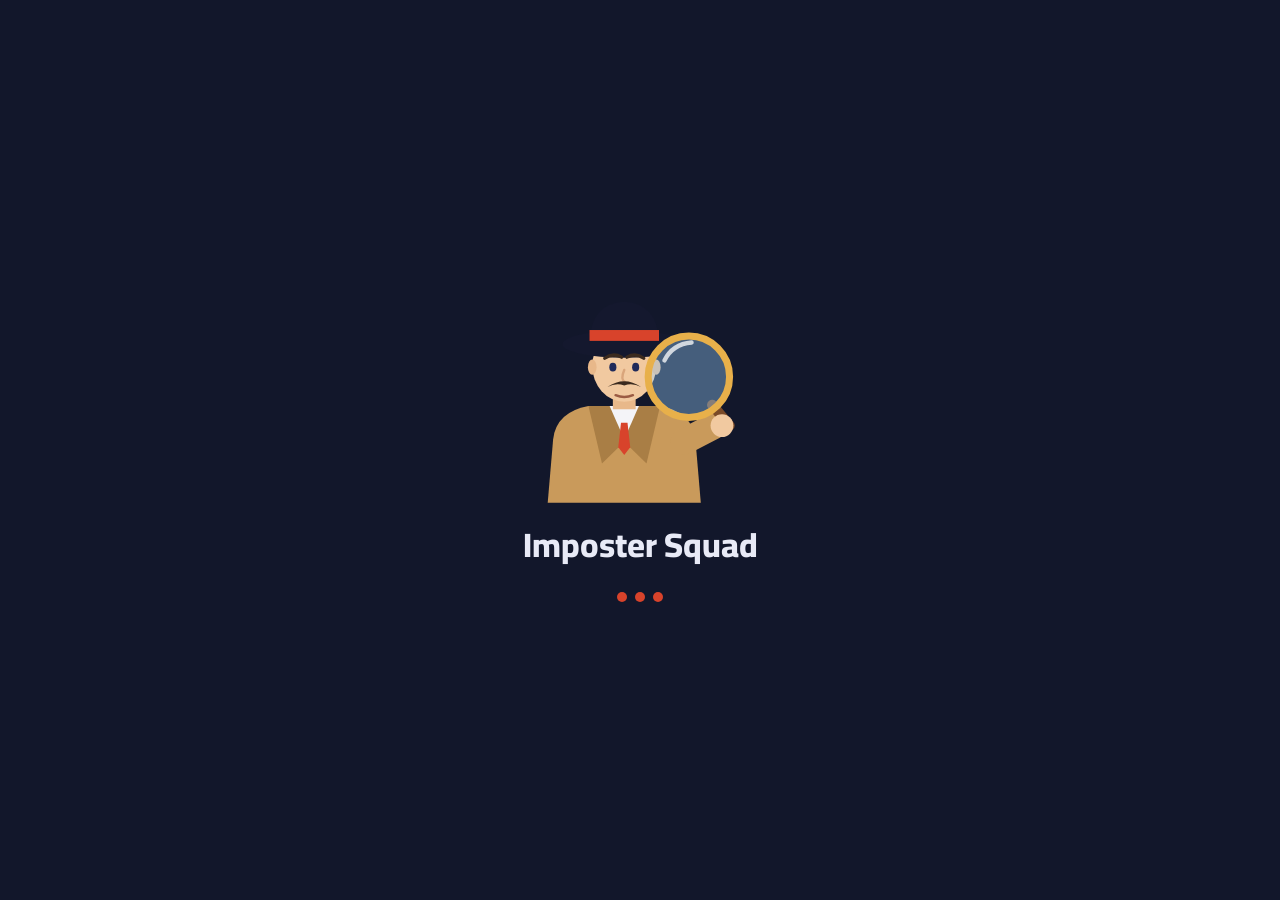
<file: index.html>
<!doctype html><html data-theme="dark"><head><meta charset=utf8><title>Imposter Squad</title><meta name="description" content="Imposter Squad - ألعاب جماعية: الإمبوستر، القنبلة، خمّن الشخصية، Oops!"><meta name="theme-color" content="#12172B"><meta property="og:title" content="Imposter Squad"><meta property="og:description" content="ألعاب جماعية مع صحابك أو ضد الكمبيوتر"><link rel="icon" href="data:image/svg+xml,%3Csvg xmlns='http://www.w3.org/2000/svg' viewBox='0 0 100 100'%3E%3Ctext y='.9em' font-size='90'%3E%F0%9F%95%B5%EF%B8%8F%3C/text%3E%3C/svg%3E"><meta name=viewport content="width=device-width,initial-scale=1,viewport-fit=cover"><style>:root{color-scheme:dark;box-sizing:border-box;padding-top:env(safe-area-inset-top,0px);padding-bottom:env(safe-area-inset-bottom,0px)}html{scroll-padding-top:env(safe-area-inset-top,0px)}body{margin:0;padding:0;font:14px -apple-system,BlinkMacSystemFont,sans-serif;background:#12172B;color:#E8EAF6}img{max-width:100%}[hidden]:not([hidden=until-found i]){display:none!important}</style></head><body>
<title>Imposter Squad</title>
<meta name="claude:viewport-fit-sides" content="cover">
<link href="https://fonts.googleapis.com/css2?family=Cairo:wght@500;800&display=swap" rel="stylesheet">
<style>
:root{--bg:#EEF0F7;--ink:#1F2A5A;--mute:#6B7391;--surf:#fff;--line:#D5D9EA;--red:#D8432B;--green:#2E9E4F;--blue:#2F6FDE;--navy:#1F2A5A;color-scheme:light}
@media (prefers-color-scheme:dark){:root:not([data-theme="light"]){--bg:#12172B;--ink:#E8EAF6;--mute:#98A0C4;--surf:#1B2240;--line:#2D3562;--navy:#2A3566;color-scheme:dark}}
:root[data-theme="dark"]{--bg:#12172B;--ink:#E8EAF6;--mute:#98A0C4;--surf:#1B2240;--line:#2D3562;--navy:#2A3566;color-scheme:dark}
*{box-sizing:border-box}
html,body{margin:0}
body{background:var(--bg);color:var(--ink);font-family:'Cairo',system-ui,-apple-system,'Segoe UI',Tahoma,sans-serif;font-weight:500;min-height:100vh}
#app{max-width:440px;margin:0 auto;padding-block:24px 40px;padding-left:max(16px,env(safe-area-inset-left,0px));padding-right:max(16px,env(safe-area-inset-right,0px));display:flex;flex-direction:column;align-items:center;gap:14px;text-align:center}
h1{font-size:28px;font-weight:800;margin:0}
h2{font-size:22px;font-weight:800;margin:0}
p{margin:0}
.m{color:var(--mute);font-size:14px}.s{font-size:12px}
.e{color:var(--red);font-size:14px}
.big{font-size:38px}
.b{font:inherit;font-weight:800;font-size:17px;border:0;border-radius:14px;padding:12px 28px;background:var(--surf);color:var(--ink);box-shadow:inset 0 0 0 2px var(--line);cursor:pointer}
.b.g{background:var(--green);color:#fff;box-shadow:none}
.b.bl{background:var(--blue);color:#fff;box-shadow:none}
.b:active{transform:scale(.97)}
.t{font:inherit;font-size:15px;background:none;border:0;color:var(--blue);padding:6px 10px;cursor:pointer}
:focus-visible{outline:3px solid var(--blue);outline-offset:2px}
.wrap{display:flex;flex-wrap:wrap;gap:10px;justify-content:center}
.row{display:flex;justify-content:space-between;align-items:center;width:100%;max-width:340px;background:var(--surf);border-radius:12px;padding:6px 16px;font-size:18px}
.card{width:100%;border-radius:18px;padding:36px 16px;font-size:36px;font-weight:800;color:#fff;background:var(--navy)}
.card.r{background:var(--red)}
.chip{border-radius:26px;padding:8px 26px;font-size:28px;font-weight:800;color:#fff}
input[type=text]{font:inherit;font-size:18px;text-align:center;width:100%;max-width:320px;padding:12px;border-radius:12px;border:2px solid var(--line);background:var(--surf);color:var(--ink)}
.home{border:2px solid var(--red);border-radius:20px;padding:30px 40px;cursor:pointer;background:none;color:inherit;font:inherit}
.home .em{width:200px;margin:0 auto 6px}.em svg{width:100%;height:auto;display:block}
.sw{display:flex;gap:8px;align-items:center;font-size:15px}
.sc{display:flex;gap:30px;justify-content:space-between;width:100%;max-width:260px;font-size:20px;font-weight:800}
.sc span:last-child{color:var(--red)}
.games{display:flex;flex-direction:column;gap:16px;align-items:center;width:100%}
.games .home{width:100%;max-width:340px;padding:22px 16px}
.games .em{width:210px;margin:0 auto 6px}
.dots{display:flex;flex-direction:column;align-items:center;line-height:1;padding:10px 26px;gap:4px;font-size:16px}
.dots i{font-style:normal;font-size:26px;letter-spacing:4px;color:var(--mute)}
.chip2{font:inherit;font-weight:800;font-size:18px;border-radius:24px;padding:10px 24px;background:var(--surf);color:var(--ink);border:2px solid var(--line);cursor:pointer}
.chip2.on{background:var(--blue);border-color:var(--blue);color:#fff}
.up{align-self:flex-start;font:inherit;font-size:26px;line-height:1;width:46px;height:46px;border-radius:50%;border:2px solid var(--line);background:var(--surf);color:var(--ink);cursor:pointer}
.qcard{width:100%;border-radius:18px;padding:34px 16px;font-size:28px;font-weight:800;background:var(--navy);color:#fff}
.bomb{width:150px}.bomb svg,.boomfig svg{width:100%;height:auto;display:block}.boomfig{width:210px}
@media (prefers-reduced-motion:no-preference){.bomb{animation:tick 1s steps(2,end) infinite}}
@keyframes tick{50%{transform:scale(1.06) rotate(-3deg)}}

.ohd{position:relative;overflow:hidden;width:100%;border-radius:24px;padding:14px 14px 70px;background:radial-gradient(circle at 80% 0,#FFC15E 0,transparent 55%),linear-gradient(160deg,#F7A12B,#EF6A1C);color:#fff;box-shadow:inset 0 -6px 0 rgba(0,0,0,.12)}
.otitle{direction:ltr;unicode-bidi:isolate;text-align:center;position:relative;font-size:54px;font-weight:800;letter-spacing:2px;color:#fff;-webkit-text-stroke:7px #7A3A0A;paint-order:stroke fill;text-shadow:0 4px 0 rgba(60,30,0,.35);line-height:1.1}
.ohd .dc{position:absolute;width:62px;height:88px;border-radius:11px;background:#fff;opacity:.3;font-weight:800;font-size:20px;color:#EF6A1C;display:flex;align-items:center;justify-content:center}
.ohd .dc.a{left:-6px;top:22px;transform:rotate(-16deg)}.ohd .dc.b{right:54px;top:-30px;transform:rotate(14deg)}.ohd .dc.c{left:62px;bottom:-34px;transform:rotate(10deg)}
@media (prefers-reduced-motion:no-preference){.ohd .dc{animation:ofl 4s ease-in-out infinite}.ohd .dc.b{animation-delay:-1.3s}.ohd .dc.c{animation-delay:-2.4s}}
@keyframes ofl{50%{translate:0 -6px}}
.ib{font:inherit;font-size:20px;width:42px;height:42px;border-radius:50%;border:0;background:#fff;cursor:pointer;box-shadow:0 3px 0 rgba(0,0,0,.18)}
.pnl{width:100%;background:var(--surf);border-radius:22px;padding:14px 12px;display:flex;flex-direction:column;gap:10px;align-items:center;box-shadow:0 2px 0 var(--line)}
.ob{font:inherit;width:100%;max-width:340px;display:flex;align-items:center;gap:14px;border:0;border-radius:18px;padding:12px 18px;background:linear-gradient(180deg,#3C93F0,#2468C8);color:#fff;cursor:pointer;box-shadow:0 5px 0 #1A4E9B;text-align:start}
.ob.gr{background:linear-gradient(180deg,#7C8EA6,#5C6E86);width:auto;padding:8px 22px;box-shadow:0 4px 0 #43536A}
.ob i{font-style:normal;font-size:30px;font-weight:800;width:40px;text-align:center;display:flex;justify-content:center}
.ob span{display:flex;flex-direction:column;line-height:1.15}.ob small{font-size:13px;font-weight:800;color:#BFE3FF}.ob b{font-size:24px;font-weight:800}.ob.gr b{font-size:17px}
.ob:active{transform:translateY(3px);box-shadow:0 2px 0 #1A4E9B}
.og{width:100%;border-radius:26px;padding:12px 10px;background-color:var(--oc,#2F8DE4);background-image:linear-gradient(180deg,rgba(255,255,255,.32),rgba(255,255,255,0) 55%);transition:background-color .4s;box-shadow:inset 0 -6px 0 rgba(0,0,0,.14)}
.ogh{display:flex;justify-content:space-between;align-items:center;gap:8px;margin-bottom:8px;padding:0 4px}
.ogh b{font-size:24px;font-weight:800;text-shadow:0 2px 0 rgba(0,0,0,.22)}
.xb{font:inherit;font-weight:800;font-size:13px;border:0;border-radius:999px;padding:8px 16px;background:#fff;color:#1F2A5A;cursor:pointer;box-shadow:0 3px 0 rgba(0,0,0,.2)}
.oc{border-radius:999px;padding:3px 10px;font-size:12px;font-weight:800}
.omsg{margin:8px 0 2px;min-height:22px;text-align:center;font-size:15px;font-weight:800;text-shadow:0 1px 0 rgba(0,0,0,.2)}
.games .g2{display:grid;grid-template-columns:repeat(3,1fr);gap:8px;width:100%;max-width:400px}.games .g2 .home{display:flex;flex-direction:column;justify-content:center;width:auto;max-width:none;padding:12px 4px;min-width:0;border-radius:16px}.games .g2 .em{width:100%}.games .g2 h1{font-size:14px;line-height:1.3}.qcard.gq{background:linear-gradient(160deg,#8B5CF6,#4F2FC4);font-size:34px;padding:42px 12px}
.games>.home:first-child .em{width:170px}
.gwb{width:100%;border-radius:22px;padding:10px;color:#fff;display:flex;flex-direction:column;gap:8px;box-shadow:inset 0 -5px 0 rgba(0,0,0,.14)}
.gwh{display:flex;justify-content:space-between;align-items:center;gap:8px}.gwh b{font-size:20px;font-weight:800;text-shadow:0 2px 0 rgba(0,0,0,.2)}
.gwme{display:flex;align-items:center;gap:6px;font-size:12px;font-weight:800;background:rgba(0,0,0,.22);border-radius:999px;padding:2px 10px 2px 3px}.gwmf{width:26px;height:28px;border-radius:50%;overflow:hidden;display:block;background:#fff}.gwmf svg{width:100%;height:100%;display:block}
.gwg{display:grid;grid-template-columns:repeat(5,1fr);gap:5px;width:100%;perspective:900px}
.gwg.mini{width:210px;gap:3px;margin:0 auto}.gwg.mini .gwt{pointer-events:none}.gwg.mini .f span{font-size:6px}
.gwt{position:relative;aspect-ratio:.82;border:0;padding:0;background:none;cursor:pointer;border-radius:9px;font:inherit;display:block}
.gwt .in{position:absolute;inset:0;transform-style:preserve-3d;transition:transform .3s}
.gwt.off .in{transform:rotateY(180deg)}
.gwt .f,.gwt .b{position:absolute;inset:0;backface-visibility:hidden;-webkit-backface-visibility:hidden;border-radius:9px;overflow:hidden}
.gwt .f svg{width:100%;height:100%;display:block}
.gwt .f span{position:absolute;left:0;right:0;bottom:0;background:rgba(31,42,90,.9);color:#fff;font-size:10px;font-weight:800;line-height:1.5;padding:0 1px;white-space:nowrap;overflow:hidden}
.gwt .b{transform:rotateY(180deg);background:#5B4636;display:flex;align-items:center;justify-content:center;color:rgba(255,255,255,.3);font-size:22px;font-weight:800}
.gwt.sel .f{outline:4px solid #FFD54A;outline-offset:-4px}
.gwg .gwt.gs:not(.off) .f{outline:2px dashed rgba(255,255,255,.9);outline-offset:-3px}
.gwt.big{width:118px;aspect-ratio:.82}.gwt.big .f span{font-size:13px}
.gwqb{background:#fff;color:#1F2A5A;border-radius:12px;padding:8px 10px;font-weight:800;font-size:14px;display:flex;flex-direction:column;gap:2px;align-items:center}
.gwqb b.y{color:#2E9E4F;font-size:16px}.gwqb b.n{color:#D8432B;font-size:16px}
.gwsh{display:flex;flex-wrap:wrap;gap:6px;justify-content:center;background:rgba(255,255,255,.92);border-radius:14px;padding:8px}
.gwsh .chip2{font-size:13px;padding:6px 12px}
.gwgs{display:flex;gap:16px;justify-content:center;align-items:flex-start;width:100%}.gwgs>div{display:flex;flex-direction:column;align-items:center;gap:4px}.gwgs small{font-weight:800;font-size:13px;color:var(--mute)}
.gwhow{display:flex;flex-direction:column;align-items:center;gap:6px;padding:12px;border-radius:14px;background:#D98E73;min-height:260px;justify-content:center;width:100%;color:#fff}
.dotsr{display:flex;gap:8px}.dotsr i{width:14px;height:14px;border-radius:50%;background:var(--line)}.dotsr i.on{background:#19B0F0}
.b:disabled{opacity:.4;cursor:default}
.osv{filter:drop-shadow(0 6px 8px rgba(0,0,0,.28))}
.pw{transition-property:transform;transition-duration:.22s;transition-timing-function:cubic-bezier(.4,0,.2,1);pointer-events:none}
.pw.clk{pointer-events:auto;cursor:pointer}
.pw.clk .ph,.pw.last .pl{opacity:1}
.pw.sel .pb{stroke:#FFD54A;stroke-width:3}
.pin{transform-box:fill-box;transform-origin:center bottom}
.ph,.dback,.dface{transform-box:fill-box;transform-origin:center}
.pw.hop .pin{animation:ohop var(--hd,.2s) ease-out}
@keyframes ohop{45%{transform:translateY(-9px) scale(1.15)}}
.pw.pop .pin{animation:opop .5s ease-out}
@keyframes opop{40%{transform:scale(1.5)}}
.pw.shake .pin{animation:oshk .3s linear}
@keyframes oshk{25%{transform:translateX(-3px)}75%{transform:translateX(3px)}}
.dk.clk{cursor:pointer}.pw.clk .ph{stroke:#FFD54A;stroke-width:3.5;fill:#FFD54A;fill-opacity:.35}.gh{transform-box:fill-box;transform-origin:center}
@media (prefers-color-scheme:dark){:root:not([data-theme="light"]) .t{color:#7FA8FF}:root:not([data-theme="light"]) input[type=checkbox]{accent-color:#2F6FDE}}
:root[data-theme="dark"] .t{color:#7FA8FF}:root[data-theme="dark"] input[type=checkbox]{accent-color:#2F6FDE}@media (prefers-reduced-motion:no-preference){.gh{animation:ogp 1s ease-in-out infinite}}@keyframes ogp{50%{transform:scale(1.2);fill-opacity:.5}}
.dface{animation:oflip .35s ease-out}
@keyframes oflip{from{transform:scaleX(0)}}
.qcard.in{animation:oin .35s ease-out}
@keyframes oin{from{transform:scale(.85);opacity:0}}
.big.bn{display:inline-block}
@media (prefers-reduced-motion:no-preference){
  .pw.clk .ph{animation:ospin 6s linear infinite}
  .dk.clk .dback{animation:odp 1.2s ease-in-out infinite}
  .big.bn{animation:obn 1s ease-in-out infinite}
}
@keyframes ospin{to{transform:rotate(360deg)}}
@keyframes odp{50%{transform:scale(1.07)}}
@keyframes obn{50%{transform:translateY(-8px) rotate(6deg)}}
@media (prefers-reduced-motion:reduce){.pw{transition-duration:.01s!important}.pw .pin,.dface,.qcard.in{animation:none!important}}

#splash{position:fixed;inset:0;z-index:100;display:flex;flex-direction:column;align-items:center;justify-content:center;gap:10px;background:var(--bg);color:var(--ink);transition:opacity .5s ease,transform .5s ease;cursor:pointer}
#splash.out{opacity:0;transform:scale(1.06);pointer-events:none}
#splash .sp-em{width:190px}#splash .sp-em svg{width:100%;height:auto;display:block}
#splash .sp-t{font-size:34px;font-weight:800;direction:ltr}
#splash .sp-d{display:flex;gap:8px;margin-top:6px}#splash .sp-d i{width:10px;height:10px;border-radius:50%;background:var(--red)}
@media (prefers-reduced-motion:no-preference){
#splash .sp-em{animation:spIn .8s cubic-bezier(.2,1.4,.4,1) both}
#splash .sp-t{animation:spUp .6s .35s ease-out both}
#splash .sp-d i{animation:spDot 1s ease-in-out infinite}#splash .sp-d i:nth-child(2){animation-delay:.15s}#splash .sp-d i:nth-child(3){animation-delay:.3s}
.games>.home,.games .g2 .home{animation:hin .55s cubic-bezier(.2,1.2,.4,1) both}
.games>.home:first-child{animation-delay:.05s}.games .g2 .home:nth-child(1){animation-delay:.15s}.games .g2 .home:nth-child(2){animation-delay:.25s}.games .g2 .home:nth-child(3){animation-delay:.35s}
}
@keyframes spIn{from{transform:scale(.2) rotate(-14deg);opacity:0}to{transform:none;opacity:1}}
@keyframes spUp{from{transform:translateY(24px);opacity:0}to{transform:none;opacity:1}}
@keyframes spDot{50%{transform:translateY(-8px);opacity:.5}}
@keyframes hin{from{transform:translateY(26px) scale(.94);opacity:0}to{transform:none;opacity:1}}
.soc{display:flex;gap:12px;justify-content:center;flex-wrap:wrap;width:100%}
.soc a{display:flex;align-items:center;gap:8px;text-decoration:none;font-weight:800;font-size:16px;padding:8px 18px 8px 10px;border-radius:26px;background:var(--surf);color:var(--ink);box-shadow:inset 0 0 0 2px var(--line)}
.soc svg{width:30px;height:30px;display:block;flex:none}
.stk{background:var(--surf);border-radius:999px;padding:6px 16px;font-size:14px;font-weight:800;box-shadow:inset 0 0 0 2px var(--line);color:var(--ink)}.stk b{color:var(--red)}
.srow{width:100%;background:var(--surf);border-radius:16px;padding:12px;display:flex;flex-direction:column;gap:8px;box-shadow:0 2px 0 var(--line)}
html.q-low *,html.q-low *::before,html.q-low *::after{box-shadow:none!important;text-shadow:none!important;filter:none!important}
html.q-low [filter]{filter:none!important}
html.q-mid *{text-shadow:none!important}html.q-mid .osv,html.q-mid [filter]{filter:none!important}
html.a-off *,html.a-off *::before,html.a-off *::after{animation:none!important;transition-duration:.01s!important}
html.a-lite .ohd .dc,html.a-lite .bomb,html.a-lite .big.bn,html.a-lite .pw.clk .ph,html.a-lite .dk.clk .dback,html.a-lite .gh,html.a-lite .games .home,html.a-lite #splash *{animation:none!important}
.lang{direction:ltr;width:100%;display:flex;align-items:center;gap:8px}.lang::after{content:'';width:52px;flex:none}.lang .lg{flex:1;min-width:0;display:flex;gap:8px;justify-content:center;flex-wrap:wrap}.lang .chip2{font-size:14px;padding:6px 16px}
.lvg{display:grid;grid-template-columns:repeat(5,1fr);gap:8px;width:100%;max-width:360px}
.lv{font:inherit;font-weight:800;font-size:18px;aspect-ratio:1;border-radius:14px;border:2px solid var(--line);background:var(--surf);color:var(--ink);cursor:pointer;display:flex;flex-direction:column;align-items:center;justify-content:center;line-height:1.15;padding:0}
.lv small{font-size:12px;font-weight:500}
.lv.done{background:var(--green);border-color:var(--green);color:#fff}
.lv.cur{background:var(--blue);border-color:var(--blue);color:#fff;box-shadow:0 0 0 3px rgba(47,111,222,.3)}
.lv.boss{border-color:var(--red)}
.lv.boss.lock,.lv.boss.cur{background:rgba(216,67,43,.14);color:var(--red);box-shadow:none}
.lv.boss.cur{box-shadow:0 0 0 3px rgba(216,67,43,.3)}
.lv.lock{opacity:.5;cursor:not-allowed}
</style>
<main id="app"></main>
<script>
/* ===== اللغة / Language ===== */
let LANG='ar';try{LANG=localStorage.getItem('lang')==='en'?'en':'ar'}catch(e){}
/* ===== الإعدادات ===== */
const CFG={sound:true,vib:true,q:'high',anim:'full'};
try{Object.assign(CFG,JSON.parse(localStorage.getItem('cfg')||'{}'))}catch(e){}
try{document.documentElement.setAttribute('data-theme',localStorage.getItem('theme')==='light'?'light':'dark')}catch(e){document.documentElement.setAttribute('data-theme','dark')}
const STK={oops:{c:0,b:0},gw:{c:0,b:0}};
try{const x=JSON.parse(localStorage.getItem('streak')||'{}');['oops','gw'].forEach(k=>{if(x[k])Object.assign(STK[k],{c:+x[k].c||0,b:+x[k].b||0})})}catch(e){}
function stkRec(k,win){const s=STK[k],prev=s.c;if(win){s.c++;if(s.c>s.b)s.b=s.c}else s.c=0;try{localStorage.setItem('streak',JSON.stringify(STK))}catch(e){}return{c:s.c,b:s.b,prev,win}}
const stkBadge=k=>`<div class="stk">🔥 سلسلة الانتصارات ضد الكمبيوتر: <b>${STK[k].c}</b> · الأفضل: <b>${STK[k].b}</b></div>`;
const stkMsg=r=>r.win?`🔥 ${r.c} انتصارات متتالية`:(r.prev>0?`انقطعت السلسلة (كانت ${r.prev})`:'ابدأ سلسلة جديدة');
const cfgSave=()=>{try{localStorage.setItem('cfg',JSON.stringify(CFG))}catch(e){}};
function applyCfg(){const c=document.documentElement.classList;if(!c)return;c.toggle('q-low',CFG.q==='low');c.toggle('q-mid',CFG.q==='mid');c.toggle('a-off',CFG.anim==='off');c.toggle('a-lite',CFG.anim==='lite')}
const SOCIAL={tiktok:'https://www.tiktok.com/@imposter_squad?_r=1&_t=ZS-9BdGWYalzMn',facebook:'https://www.facebook.com/share/1HZ45QFBfY/'};
const vib=p=>{if(CFG.vib&&typeof navigator!=='undefined'&&navigator.vibrate)try{navigator.vibrate(p)}catch(e){}};
const EN={
'في دورك اسحب كارت، وبعدين اضغط على البيدق المضيء اللي عايز تحرّكه. لو فيه حركة واحدة بس بتتنفذ لوحدها.':'On your turn draw a card, then tap the glowing pawn you want to move. If only one move is possible it plays by itself.',
'اختار شخصية، واسأل أسئلة عن شخصية خصمك، وشيل الوجوه اللي مش مطابقة. أول واحد يخمّن شخصية خصمه يكسب!':"Pick a character, ask about your opponent's character, and flip away the faces that don't match. First to guess it wins!",
'اسحب كروت وحرّك بيادقك حول اللوحة. رجّع بيادق الخصوم للبيت، وأول واحد يوصّل كل بيادقه للقلعة يفوز!':"Draw cards and move your pawns around the board. Send opponents' pawns home. First to get every pawn into the castle wins!",
'الزحاليق: لو وقفت على أول زحليقة لونها مش لونك بتنزلق لآخرها، وأي بيدق عليها بيرجع للبيت':"Slides: land on the first tile of a slide that isn't your color and you slide to its end; any pawn on it goes home",
'بدّل مكان بيدقك مع بيدق لخصم على المسار':"Swap your pawn's place with an opponent's pawn on the track",
'اختار بيدقًا لخصم على المسار وارجّعه للبيت':"Pick an opponent's pawn on the track and send it home",
'لو وقفت على بيدق لخصم بيرجع للبيت. مينفعش تقف على بيدقك، وبيادق الممر والقلعة آمنة.':"Landing on an opponent's pawn sends it home. You can't land on your own pawn, and pawns in the lane and castle are safe.",
'البيدق يلف لفة واحدة حول اللوحة، وبعدها يدخل ممر قلعته الملون':'A pawn goes one lap around the board, then enters its colored castle lane',
'ثم القلعة. لازم توصل القلعة بالعدد المظبوط.':'then the castle. You must reach the castle with the exact count.',
'استعمل الإجابات عشان تشيل الشخصيات اللي مش مطابقة.':"Use the answers to remove characters that don't match.",
'تقدّم للأمام، أو أخرج بيدقًا من البيت لخانة الخروج':'Move forward, or bring a pawn out of home to the start tile',
'بدّل مكان بيدقك مع بيدق لخصم، الاتنين على المسار':"Swap your pawn with an opponent's pawn, both on the track",
'لو مفيش حركة ممكنة بالكارت، الدور بيعدّي تلقائي.':'If no move is possible with the card, the turn passes automatically.',
'أول واحد يوصّل بيادقه الثلاثة للقلعة يفوز.':'First to bring all three pawns to the castle wins.',
'اسأل أسئلة عشان تعرف مواصفات شخصية خصمك.':"Ask questions to learn your opponent's character traits.",
'اضغط على الشخصية اللي تظن إنها شخصية خصمك':"Tap the character you think is your opponent's",
'أعطِ الموبايل له، وما حدش يبص على الشاشة':"Hand the phone over and don't peek at the screen",
'اختار نوع أو أكتر، أو عشوائي لكل الأنواع':'Pick one or more types, or Random for all types',
'أول واحد يخمّن شخصية خصمه يكسب اللعبة.':"First to guess the opponent's character wins.",
'تقدّم بأي بيدق على المسار أو في الممر':'Move any pawn on the track or in the lane',
'اسأل سؤال عشان تعرف مواصفات شخصية خصمك':"Ask a question to learn your opponent's traits",
'لو مقفول: الامبوستر بيشوف':'If off: the imposter sees',
'اضغط على القنبلة لتمريرها للي بعدك':'Tap the bomb to pass it on',
'اللاعب التاني يبعد عينه عن الشاشة':'The other player looks away',
'اتكشف بالتصويت':'Caught by the vote','نجا من التصويت':'Survived the vote',
'تلعبوا بالتناوب مع عقارب الساعة.':'Take turns clockwise.',
'رجّع بيدق لخصم من المسار للبيت':"Send an opponent's pawn from the track home",
'لا توجد حركة متاحة بهذا الكارت':'No move available with this card',
'اختار شخصيتك في بداية اللعبة.':'Choose your character at the start of the game.',
'اضغط على الكروت في المنتصف':'Tap the cards in the middle',
'أو أخرج بيدقًا من البيت':'or bring a pawn out of home',
'ارجع للخلف ببيدق على المسار':'Move back with a pawn on the track',
'للخلف ببيدق على المسار':'back with a pawn on the track',
'مش من البيت ولا الممر':'not from home or the lane',
'الامبوستر ياخد كلمة مختلفة':'The imposter gets a different word',
'الامبوستر نجا من التصويت':'The imposter survived the vote',
'كام كمبيوتر ضدك؟':'How many computers?','كام لاعب؟':'How many players?',
'اذكر لاعب في الدوري الإيطالي':'Name a Serie A player','اذكر نادي في الدوري الإسباني':'Name a La Liga club','اذكر دولة فازت بكأس العالم':'Name a World Cup winner','اذكر نادي في الدوري المصري':'Name an Egyptian league club','اذكر ماركة مشروبات غازية':'Name a soft drink brand','اذكر أكلة بتتعمل بالأرز':'Name a dish made with rice','اذكر فيلم له أجزاء كتير':'Name a movie with many sequels','اذكر لاعب في ريال مدريد':'Name a Real Madrid player','اذكر فيلم كوميدي مصري':'Name an Egyptian comedy','اذكر مطعم وجبات سريعة':'Name a fast food restaurant','اذكر فيلم لأحمد حلمي':'Name an Ahmed Helmy movie','اذكر لاعب بيلبس رقم':'Name a player who wears number','اذكر فيلم أنيميشن':'Name an animated movie','اذكر فيلم رومانسي':'Name a romantic movie','اذكر لاعب برازيلي':'Name a Brazilian player','اذكر مسلسل رمضاني':'Name a Ramadan series','اذكر نادي إنجليزي':'Name an English club','اذكر أكلة بتتشوى':'Name a grilled dish','اذكر شخصية كرتون':'Name a cartoon character','اذكر ممثل أمريكي':'Name an American actor','اذكر ممثلة مصرية':'Name an Egyptian actress','اذكر أكلة مصرية':'Name an Egyptian dish','اذكر فاكهة صيفي':'Name a summer fruit','اذكر مخرج مشهور':'Name a famous director','اذكر مدرب مشهور':'Name a famous coach','اذكر ملعب مشهور':'Name a famous stadium','اذكر نوع حلويات':'Name a type of dessert','اذكر نوع مكرونة':'Name a type of pasta','اذكر أكلة شارع':'Name a street food','اذكر حارس مرمى':'Name a goalkeeper','اذكر خضار ورقي':'Name a leafy vegetable','اذكر فيلم أكشن':'Name an action movie','اذكر لاعب مصري':'Name an Egyptian player','اذكر فيلم رعب':'Name a horror movie','اذكر نوع جبنة':'Name a type of cheese','اذكر نوع عصير':'Name a type of juice',
'لاعب جديد':'New player','تعديل الاسم':'Edit name','الامبوستر يختار الكلمة':'The imposter picks the word','محتاج لاعبين على الأقل':'Need at least two players','لاعبين على الأقل':'players at least','محتاج':'Need',
'الكمبيوتر':'Computer','كمبيوتر':'Computer','الامبوستر عرف الكلمة':'The imposter got the word','الامبوستر مخمّنش صح':'The imposter guessed wrong','كلمة الامبوستر كانت:':"The imposter's word was:",'اختار أنواع الأسئلة':'Choose question types','أعطِ الموبايل للاعب':'Hand the phone to player','صعبة، غيّر السؤال':'Too hard, change it','وأرجع بيدقًا للبيت':'and sent a pawn home','اكتب الاسم الأول':'Enter a name first','حركة واحدة متاحة':'only one move available','الكمبيوتر بيفكر…':'The computer is thinking…','بيادق في «البيت»':'pawns in "Home"','ودخل ممر القلعة':'and entered the castle lane','أعطِ الهاتف إلى':'Hand the phone to','ابدأ بسحب كارت':'Start by drawing a card','الاسم ده موجود':'Name already exists','إخفاء والتالي':'Hide & next','اختار شخصيتك':'Choose your character','القطرة الملونة':'the colored drop','الصوت: شغال':'Sound: on','الصوت: مقفول':'Sound: off','القنبلة فرقعت!':'The bomb exploded!','الكمبيوتر سأل:':'The computer asked:','رجوع للرئيسية':'Back to home','سحبت':'drew','سحب':'drew','اختار شخصيتك!':'Choose your character!','تأكيد التخمين':'Confirm guess','تبديل':'Swap','ضربة':'Hit','عدد اللاعبين':'Number of players','إعادة اللعب':'Play again','ابدأ اللعبة':'Start game','الامبوستر هو':'The imposter is','تغيير الفئة':'Change category','خانة واحدة':'1 tile','خانتين':'2 tiles','خانات':'tiles','خانة':'tiles','خمّن الشخصية':'Guess Who','دورك':'Your turn','دور':'Turn:','شاكك في مين؟':'Who do you suspect?','وبدّل المكان':'and swapped places','إنهاء الدور':'End turn','اختار الفئة':'Choose a category','اعرض كلمتي':'Show my word','الدور على':'Turn:','اللي اتخمّن':'Guessed','كسبت':'won','كسب':'won','ونزل زحليقة':'and took a slide','ووصل القلعة':'and reached the castle','اسم اللاعب':'Player name','الإعدادات':'Settings','العب تاني':'Play again','تخمّن إنها':'Guess it is','خانات آمنة':'safe tiles','خصمك اختار':'Opponent chose','سوبر ماركت':'Supermarket','فزت':'won','فاز':'won','كرة القدم':'Football','كل الأنواع':'all types','لاعب جديد':'New player','التصويت ·':'Voting ·','بأي بيدق':'with any pawn','تخمين غلط':'wrong guess','حتى بيدقك':'even yours','دور جديد':'New round','أنت برّه':'You are out','السعودية':'Saudi Arabia','القائمة':'Menu','اللاعبين':'Players','تخمين صح':'correct guess','كيف تلعب':'How to play','لكل لاعب':'Each player has','أفلام':'Movies','أكلات':'Food','إسبانيا':'Spain','إيطاليا':'Italy','الأحمر':'Red','الأخضر':'Green','الأزرق':'Blue','الأصفر':'Yellow','التالي':'Next','العب ضد':'Play vs','القنبلة':'Bomb','الكلمة:':'Word:','تقدّم':'Move','حيوانات':'Animals','عشوائي':'Random','لاعبين':'players','للخلف':'Back','أمريكا':'USA','ارجع':'Move back','السؤال':'Question','الفئة:':'Category:','الكروت':'Cards','اللاعب':'Player','النقاط':'Points','تعديل':'Edit','عشوائي':'Random','لاعب':'Player','مستشفى':'Hospital','موسيقي':'Musician','أماكن':'Places','أنت':'You','إغلاق':'Close','إلغاء':'Cancel','الصين':'China','العب':'Play','الهند':'India','بيتزا':'Pizza','تأكيد':'Confirm','تمام!':'Done!','تمام':'OK','جاهز':'Ready','خسران':'loses','خمّنت':'You guessed','دلفين':'Dolphin','زرافة':'Giraffe','سوريا':'Syria','شخصية':'character','فرنسا':'France','كافيه':'Cafe','محامي':'Lawyer','مدرسة':'School','مهندس':'Engineer','ميكس':'Mix','نودلز':'Noodles','وظائف':'Jobs','أيوه':'Yes','اسأل':'Ask','برجر':'Burger','حصان':'Horse','حفظ':'Save','خروج':'Exit','خمّن':'Guess','رجوع':'Back','سوشي':'Sushi','شاطئ':'Beach','شرطي':'Police officer','صديق':'a friend','طباخ':'Chef','طبيب':'Doctor','طيار':'Pilot','فندق':'Hotel','كشري':'Koshary','لوحة':'board','مدرس':'Teacher','مطار':'Airport','أسد':'Lion','أكل':'Food','بن':'Ben','تم':'Done','حذف':'Delete','خطأ':'Wrong','دول':'Countries','فيل':'Elephant','قطة':'Cat','كلب':'Dog','مصر':'Egypt','مول':'Mall','نمر':'Tiger','لا':'No','من':'of','اضغط عشان تبدأ':'Tap to start','في':'in',
'ليلى':'Layla','تامر':'Tamer','سارة':'Sara','منى':'Mona','حسن':'Hassan','روز':'Rose','جاك':'Jack','ليا':'Lia','رامي':'Rami','آية':'Aya','بيلا':'Bella','صوفيا':'Sophia','جون':'John','هدى':'Huda','ثيو':'Theo','آني':'Annie','بول':'Paul','أوليفيا':'Olivia','كلوي':'Chloe','نورا':'Nora','جيمس':'James','بيل':'Bill','جوليا':'Julia','ناعومي':'Naomi','ريان':'Ryan','داود':'David','ميلا':'Mila','يوسف':'Youssef','عمر':'Omar',
'لون البشرة':'Skin tone','الجنس':'Gender','لون العين':'Eye color','إكسسوارات':'Accessories','طول الشعر':'Hair length','لون الشعر':'Hair color','اللحية':'Facial hair','فاتح':'Light','وسط':'Medium','غامق':'Dark','ولد':'Boy','بنت':'Girl','بني':'Brown','أزرق':'Blue','أخضر':'Green','نظارة':'Glasses','قبعة':'Hat','حلق':'Earrings','لا يوجد':'None','أصلع':'Bald','قصير':'Short','طويل':'Long','أسود':'Black','أشقر':'Blonde','أحمر':'Red','رمادي':'Gray','شنب':'Mustache','لحية':'Beard',
'اختار':'Choose','اختار شخصيتك:':'Choose your character:','اسأل أسئلة':'Ask questions','كام':'How many','تحتاج':'Need','على الأقل':'at least','ضدك':'against you','اللي':'that','الشخصية':'character','أنت +':'You +','خصمك':'opponent','الدور':'turn','الدور على:':'Turn:','دور ':'Turn:'
};
Object.assign(EN,{'ورجع للبيت 🏠':'and went back home 🏠','ولو عدّى البداية بيرجع للبيت':'if it passes the start it goes back home','الوضع الداكن':'Dark mode','سأل:':'asked:','المستوى':'Level','اختار المستوى':'Choose level','عادي':'Normal','صعب':'Hard','اكستريم':'Extreme','دور الكمبيوتر':"Computer's turn",'الكمبيوتر بيفكر…':'Computer is thinking…','الكمبيوتر بيخمّن…':'Computer is guessing…','الكمبيوتر بيسأل:':'Computer asks:','الكمبيوتر بيشيل الشخصيات المستبعدة…':'Computer is eliminating characters…','الكمبيوتر خلّص دوره':'Computer finished its turn'});
delete EN['دور '];delete EN['الدور على:'];delete EN['اختار شخصيتك:'];
Object.assign(EN,{'الجودة (الدقة)':'Quality (Resolution)','الحركة (الفريمات)':'Motion (Frames)','الصوت':'Sound','الاهتزاز':'Vibration','شغال':'On','مقفول':'Off','عالية':'High','متوسطة':'Medium','منخفضة':'Low','كاملة · 60':'Full · 60','خفيفة · 30':'Light · 30','بدون':'None','الاهتزاز بيشتغل على الموبايلات اللي بتدعمه بس. الجودة المنخفضة والحركة الخفيفة بيوفّروا البطارية ويخلّوا اللعب أسلس على الأجهزة الضعيفة.':'Vibration only works on phones that support it. Low quality and light motion save battery and run smoother on weak devices.'});
Object.assign(EN,{'تابعنا':'Follow us','تيك توك':'TikTok','فيسبوك':'Facebook'});
Object.assign(EN,{'سلسلة الانتصارات ضد الكمبيوتر':'Win streak vs Computer','الأفضل':'Best','انتصارات متتالية':'wins in a row','انقطعت السلسلة':'Streak broken','ابدأ سلسلة جديدة':'Start a new streak'});
Object.assign(EN,{'اختار الوضع':'Choose mode','المراحل':'Levels','مرحلة':'levels','كلاسيك':'Classic','المرحلة':'Level','زعيم المرحلة':'Boss level','زعيم':'Boss','خلّص المرحلة عشان تفتح اللي بعدها':'Beat a level to unlock the next one','مبتدئ':'Beginner','متوسط':'Intermediate','محترف':'Pro','خبير':'Expert','أسطورة':'Legend','الزعيم بيبدأ بميزة':'The boss starts with an advantage','الكمبيوتر بيبدأ بميزة':'The computer starts with an advantage','شخصيات مستبعدة من البداية':'characters already ruled out','الزعيم ما بيغلطش وبيخمّن أول ما يتأكد':'The boss never slips up and guesses as soon as it is sure','ابدأ':'Start','المرحلة التالية':'Next level','حاول تاني':'Try again','هزمت الزعيم!':'You beat the boss!','خلصت كل المراحل!':'You beat all the levels!','فتحت المرحلة':'You unlocked level','خلصت':'completed'});
const trRe=new RegExp('(?<![\\u0621-\\u063A\\u0641-\\u0652\\u0671-\\u06D3])('+Object.keys(EN).sort((a,b)=>b.length-a.length).map(k=>k.replace(/[.*+?^${}()|[\]\\]/g,'\\$&')).join('|')+')(?![\\u0621-\\u063A\\u0641-\\u0652\\u0671-\\u06D3])','g');
const trT=t=>LANG==='en'?t.replace(trRe,m=>EN[m]).replace(/،/g,',').replace(/؟/g,'?'):t;
const pn=s=>'\u0001'+esc(s)+'\u0002';
const trP=t=>t.split(/(\u0001[^\u0002]*\u0002)/).map(x=>x[0]==='\u0001'?x:trT(x)).join('');
const TRH=h=>{h=TRH0(h);return h.replace(/[\u0001\u0002]/g,'')};
const TRH0=h=>LANG==='en'?('>'+h+'<').replace(/>([^<>]+)</g,(m,t)=>'>'+trP(t)+'<').replace(/(placeholder|aria-label)=(["'])(.*?)\2/g,(m,a,q,v)=>a+'='+q+trT(v)+q).slice(1,-1).replace(/text-align:right/g,'text-align:left'):h;
function applyDir(){const d=LANG==='en'?'ltr':'rtl';document.documentElement.setAttribute('dir',d);document.documentElement.setAttribute('lang',LANG);if(typeof app!=='undefined')app.setAttribute('dir',d)}
function togTheme(){const d=document.documentElement,c=d.getAttribute('data-theme')||(window.matchMedia&&matchMedia('(prefers-color-scheme:dark)').matches?'dark':'light');const n=c==='dark'?'light':'dark';d.setAttribute('data-theme',n);try{localStorage.setItem('theme',n)}catch(e){}}
function setLang(l){LANG=l;try{localStorage.setItem('lang',l)}catch(e){}applyDir();toHome()}

const WORDS={"وظائف":["طبيب","مهندس","مدرس","طيار","موسيقي","محامي","شرطي","طباخ"],"حيوانات":["أسد","فيل","قطة","كلب","نمر","زرافة","حصان","دلفين"],"أماكن":["كافيه","فندق","مول","سوبر ماركت","مطار","مستشفى","شاطئ","مدرسة"],"دول":["مصر","السعودية","سوريا","إيطاليا","فرنسا","إسبانيا","الصين","الهند","أمريكا"],"أكل":["كشري","بيتزا","سوشي","نودلز","برجر"]};
const MIX='ميكس',MIN=3;
const S={cat:MIX,players:[],scores:{},oddDiff:false};let G={};
const app=document.getElementById('app'),$=s=>document.querySelector(s);
const esc=s=>String(s).replace(/[&<>"']/g,c=>({'&':'&amp;','<':'&lt;','>':'&gt;','"':'&quot;',"'":'&#39;'}[c]));
const rnd=n=>Math.floor(Math.random()*n),pick=a=>a[rnd(a.length)];
const shuf=a=>{a=[...a];for(let i=a.length-1;i>0;i--){const j=rnd(i+1);[a[i],a[j]]=[a[j],a[i]]}return a};
const V=h=>{const up=V.h?'':`<button class='up' onclick='toHome()' aria-label='رجوع للرئيسية'>${LANG==='en'?'←':'→'}</button>`;V.h=0;applyDir();app.innerHTML=TRH(up+h);window.scrollTo(0,0)};
const btn=(t,fn,c='')=>`<button class="b ${c}" onclick="${fn}">${t}</button>`;
const back=(t,fn)=>`<button class="t" onclick="${fn}">${t}</button>`;

const DET='<svg xmlns="http://www.w3.org/2000/svg" viewBox="220 270 700 754"><path d="M230 1024 L250 790 Q262 690 380 668 L644 668 Q762 690 774 790 L794 1024 Z" fill="#C99A5B"/><polygon points="380,668 470,668 512,800 430,880" fill="#A97E45"/><polygon points="644,668 554,668 512,800 594,880" fill="#A97E45"/><polygon points="458,668 566,668 512,790" fill="#F4F4F8"/><polygon points="500,730 524,730 534,820 512,848 490,820" fill="#D8432B"/><rect x="470" y="600" width="84" height="80" fill="#E8B88A"/><ellipse cx="512" cy="520" rx="118" ry="132" fill="#F1C9A0"/><ellipse cx="394" cy="525" rx="16" ry="28" fill="#E8B88A"/><ellipse cx="630" cy="525" rx="16" ry="28" fill="#E8B88A"/><ellipse cx="512" cy="440" rx="228" ry="50" fill="#14182E"/><path d="M384 440 Q384 290 512 284 Q640 290 640 440 Z" fill="#14182E"/><rect x="384" y="388" width="256" height="40" fill="#D8432B"/><path d="M440 492 q30 -22 62 -4 M522 488 q32 -18 62 4" stroke="#3B2A1E" stroke-width="12" fill="none" stroke-linecap="round"/><ellipse cx="470" cy="525" rx="13" ry="16" fill="#1F2A5A"/><ellipse cx="554" cy="525" rx="13" ry="16" fill="#1F2A5A"/><path d="M512 535 q-16 36 4 46" stroke="#D9A57B" stroke-width="9" fill="none" stroke-linecap="round"/><path d="M450 598 q62 -42 124 0 q-30 -16 -62 -6 q-32 -10 -62 6z" fill="#3B2A1E"/><path d="M480 628 q32 14 64 0" stroke="#9B5B43" stroke-width="9" fill="none" stroke-linecap="round"/><path d="M730 800 L842 742" stroke="#C99A5B" stroke-width="96" stroke-linecap="round"/><path d="M836 664 L900 740" stroke="#7A4A28" stroke-width="38" stroke-linecap="round"/><circle cx="872" cy="740" r="42" fill="#F1C9A0"/><circle cx="750" cy="560" r="150" fill="#9AD1FF" fill-opacity=".38"/><circle cx="750" cy="560" r="150" fill="none" stroke="#E8B04A" stroke-width="26"/><path d="M660 500 q30 -60 100 -66" stroke="#fff" stroke-width="16" fill="none" stroke-linecap="round" opacity=".75"/></svg>';
function appSet(){
  const cur=k=>k==='sound'||k==='vib'?(CFG[k]?'on':'off'):CFG[k];
  const row=(l,k,o)=>`<div class="srow"><b>${l}</b><div class="wrap">${o.map(([v,t])=>`<button class="chip2 ${cur(k)===v?'on':''}" data-k="${k}" data-v="${v}" onclick="cfgSet(this.dataset.k,this.dataset.v)">${t}</button>`).join('')}</div></div>`;
  V(`<h1>⚙️ الإعدادات</h1>`+row('الصوت','sound',[['on','شغال'],['off','مقفول']])+row('الاهتزاز','vib',[['on','شغال'],['off','مقفول']])+row('الجودة (الدقة)','q',[['high','عالية'],['mid','متوسطة'],['low','منخفضة']])+row('الحركة (الفريمات)','anim',[['full','كاملة · 60'],['lite','خفيفة · 30'],['off','بدون']])+`<p class="m s">الاهتزاز بيشتغل على الموبايلات اللي بتدعمه بس. الجودة المنخفضة والحركة الخفيفة بيوفّروا البطارية ويخلّوا اللعب أسلس على الأجهزة الضعيفة.</p>
  <p class="m">تابعنا</p>
  <div class="soc"><a href="${SOCIAL.tiktok}" target="_blank" rel="noopener noreferrer"><svg viewBox="0 0 30 30"><circle cx="15" cy="15" r="15" fill="#111"/><path transform="translate(3 3) scale(.9)" d="M16.5 3c.3 2.3 1.7 3.8 4 4v3.2c-1.5 0-2.9-.5-4-1.3v6.1c0 3-2.4 5.5-5.5 5.5S5.5 18 5.5 15s2.4-5.5 5.5-5.5c.3 0 .6 0 .9.1v3.3c-.3-.1-.6-.2-.9-.2-1.2 0-2.2 1-2.2 2.3s1 2.3 2.2 2.3 2.3-1 2.3-2.3V3h3.2z" fill="#fff"/></svg>تيك توك</a><a href="${SOCIAL.facebook}" target="_blank" rel="noopener noreferrer"><svg viewBox="0 0 30 30"><circle cx="15" cy="15" r="15" fill="#1877F2"/><path d="M16.6 24v-8h2.7l.4-3.2h-3.1v-2c0-.9.3-1.5 1.600-1.500h1.700V6.400c-.3 0-1.300-.1-2.400-.1-2.400 0-4 1.500-4 4.100v2.400H10.800V16h2.700v8z" fill="#fff"/></svg>فيسبوك</a></div>`);
}
function cfgSet(k,v){
  if(k==='sound'||k==='vib')CFG[k]=v==='on';else CFG[k]=v;
  cfgSave();applyCfg();
  if(k==='sound'&&CFG.sound)obeep(520);if(k==='vib'&&CFG.vib)vib(60);
  appSet();
}
document.addEventListener('click',e=>{const b=e.target&&e.target.closest&&e.target.closest('button');if(b){vib(8);obeep(480,.04)}});
function home(){V.h=1;V(`<div class="lang"><button class="chip2" onclick="appSet()" aria-label="الإعدادات">⚙️</button><div class="lg" dir="${LANG==='en'?'ltr':'rtl'}"><button class="chip2 ${LANG==='ar'?'on':''}" onclick="setLang('ar')">العربية</button><button class="chip2 ${LANG==='en'?'on':''}" onclick="setLang('en')">English</button><button class="chip2" onclick="togTheme()" aria-label="الوضع الداكن">🌓</button></div></div><div class="games"><button class="home" onclick="S.mode='imp';cats()"><div class="em">${DET}</div><h1>Imposter Squad</h1></button><div class="g2"><button class="home" onclick="bombOpen()"><div class="em">${BOOMART}</div><h1>القنبلة</h1></button><button class="home" onclick="guessHome()"><div class="em">${GUESSART}</div><h1>خمّن الشخصية</h1></button><button class="home" onclick="oopsHome()"><div class="em">${OOPSART}</div><h1 dir="ltr">Oops!</h1></button></div></div>`)}

function cats(){
  const c=[MIX,...Object.keys(WORDS)].map(x=>btn(x,`setCat(this.dataset.c)" data-c="${x}`)).join('');
  V(`<h1>اختار الفئة</h1><div class="wrap">${c}</div>${back('رجوع','home()')}`);
}
function setCat(c){S.cat=c;players()}

function players(err=''){
  const rows=S.players.map((p,i)=>`<div class="row"><b>${pn(p)}</b><span><button class="t" onclick="nameForm(${i})">تعديل</button><button class="t" onclick="del(${i})">حذف</button></span></div>`).join('');
  V(`<h1>اللاعبين</h1><p class="m">الفئة: ${S.cat}</p>${rows}${btn('+ لاعب جديد','nameForm(-1)','g')}${err?`<p class="e">${err}</p>`:''}
  <label class="sw"><input type="checkbox" ${S.oddDiff?'checked':''} onchange="S.oddDiff=this.checked"> الامبوستر ياخد كلمة مختلفة</label>
  <p class="m s">لو مقفول: الامبوستر بيشوف «أنت برّه»</p>
  ${S.players.length>=MIN?btn('العب','start()','bl'):`<p class="m">محتاج ${MIN} لاعبين على الأقل</p>`}${back('تغيير الفئة','cats()')}`);
}
function nameForm(i,err=''){
  V(`<h1>${i<0?'لاعب جديد':'تعديل الاسم'}</h1><input type="text" id="nm" maxlength="20" placeholder="اسم اللاعب" value="${i<0?'':esc(S.players[i])}">${err?`<p class="e">${err}</p>`:''}${btn('حفظ',`saveName(${i})`,'g')}${back('رجوع','goBack()')}`);
  const f=$('#nm');f.focus();f.onkeydown=e=>{if(e.key==='Enter')saveName(i)};
}
function saveName(i){
  const n=$('#nm').value.trim();
  if(!n)return nameForm(i,'اكتب الاسم الأول');
  if(S.players.some((p,j)=>p===n&&j!==i))return nameForm(i,'الاسم ده موجود');
  if(i<0){S.players.push(n);S.scores[n]=S.scores[n]||0}
  else{const o=S.players[i];S.players[i]=n;if(o!==n){S.scores[n]=S.scores[o]||0;delete S.scores[o]}}
  goBack();
}
function del(i){delete S.scores[S.players[i]];S.players.splice(i,1);goBack()}

function start(){
  if(S.players.length<MIN)return players();
  const P=[...S.players],cat=S.cat===MIX?pick(Object.keys(WORDS)):S.cat;
  const pool=shuf(WORDS[cat]),main=pool[0],same=pool.slice(1);
  const other=Object.entries(WORDS).filter(([c])=>c!==cat).flatMap(([,w])=>w);
  const options=shuf([main,...shuf(same).slice(0,4),...shuf(other).slice(0,5)]);
  G={P,odd:rnd(P.length),main,oddWord:S.oddDiff?pick(same):null,cat,options,order:shuf(P),votes:P.map(()=>0)};
  deal(0,false);
}
function deal(c,rev){
  const n=G.P.length,h=`<p class="m">اللاعب ${c+1} من ${n}</p>`;
  if(!rev)return V(h+`<p>أعطِ الهاتف إلى</p><h1 class="big">${pn(G.P[c])}</h1>`+btn('اعرض كلمتي',`deal(${c},true)`,'bl'));
  const odd=c===G.odd,w=odd?G.oddWord:G.main,imp=odd&&!w;
  V(h+`<h2>${pn(G.P[c])}</h2><div class="card ${imp?'r':''}">${imp?'أنت برّه 🕵️':esc(w)}</div>`+btn('إخفاء والتالي',c+1<n?`deal(${c+1},false)`:'ask(0)','bl'));
}
function ask(s){
  const o=G.order,n=o.length;
  V(`<p class="m">السؤال ${s+1} من ${n}</p><div class="chip" style="background:var(--red)">${pn(o[s])}</div><p class="m">اسأل</p><p style="color:var(--red);font-size:24px">▼</p><div class="chip" style="background:var(--navy)">${pn(o[(s+1)%n])}</div>`+btn('التالي',s+1<n?`ask(${s+1})`:'vote(0)','bl'));
}
function vote(v){
  const b=G.P.map((p,j)=>j===v?'':btn(pn(p),`cast(${v},${j})`)).join('');
  V(`<p class="m">التصويت · ${v+1} من ${G.P.length}</p><p>أعطِ الهاتف إلى</p><h1>${pn(G.P[v])}</h1><h2 style="color:var(--red)">شاكك في مين؟</h2><div class="wrap">${b}</div>`);
}
function cast(v,j){G.votes[j]++;v+1<G.P.length?vote(v+1):imp()}
const caught=()=>{const m=Math.max(...G.votes),t=G.votes.map((c,i)=>c===m?i:-1).filter(i=>i>=0);return t.length===1&&t[0]===G.odd};
function imp(){
  const c=caught();
  V(`<p class="m">الامبوستر هو</p><h1 class="big" style="color:var(--red)">${pn(G.P[G.odd])}</h1><b>${c?'اتكشف بالتصويت':'نجا من التصويت'}</b>`+btn('التالي',c?'guess()':'fin(null)','bl'));
}
function guess(){
  V(`<h2>الامبوستر يختار الكلمة</h2><div class="wrap">${G.options.map((w,i)=>btn(esc(w),`fin(G.options[${i}]===G.main)`)).join('')}</div>`);
}
function fin(r){
  const odd=G.P[G.odd],c=caught(),win=!c||r===true;
  if(win)S.scores[odd]=(S.scores[odd]||0)+2;
  else G.P.forEach(p=>{if(p!==odd)S.scores[p]=(S.scores[p]||0)+1});
  const [msg,col]=r===null?['الامبوستر نجا من التصويت','red']:r?['الامبوستر عرف الكلمة ✔','red']:['خطأ ✘ الامبوستر مخمّنش صح','green'];
  scores(msg,col);
}
function scores(msg,col){
  const rows=[...S.players].sort((a,b)=>(S.scores[b]||0)-(S.scores[a]||0)).map(p=>`<div class="sc"><span>${pn(p)}</span><span>${S.scores[p]||0}</span></div>`).join('');
  V(`<h1 style="color:var(--${col})">${msg}</h1><p>الكلمة: <b>${esc(G.main)}</b> · الفئة: ${G.cat}</p>${G.oddWord?`<p class="m">كلمة الامبوستر كانت: ${esc(G.oddWord)}</p>`:''}<p class="m">النقاط</p>${rows}<div class="wrap">${btn('دور جديد','start()','bl')}${btn('تعديل','players()')}</div>`);
}
/* ===== لعبة القنبلة ===== */
const star=(cx,cy,ro,ri,n,rot=0)=>Array.from({length:n*2},(_,i)=>{const r=i%2?ri:ro,a=Math.PI*i/n+rot;return (cx+r*Math.cos(a)).toFixed(0)+','+(cy+r*Math.sin(a)).toFixed(0)}).join(' ');
const burst=(cx,cy,s)=>`<polygon points='${star(cx,cy,s,s*.62,12)}' fill='#D8432B'/><polygon points='${star(cx,cy,s*.8,s*.5,12,.15)}' fill='#F5A623'/><polygon points='${star(cx,cy,s*.58,s*.36,12,.05)}' fill='#FFE066'/>`;
const PPL=['#2E9E4F','#2F6FDE','#F5A623','#9B59D0','#16B0A5'].map((c,i)=>{const x=50+i*75;return `<g><path d='M${x-22} 290 v-18 q0-24 22-24 q22 0 22 24 v18z' fill='${c}'/><circle cx='${x}' cy='245' r='19' fill='#FFD9B0'/><circle cx='${x-7}' cy='242' r='2.6' fill='#1F2A5A'/><circle cx='${x+7}' cy='242' r='2.6' fill='#1F2A5A'/><ellipse cx='${x}' cy='252' rx='4' ry='5' fill='#1F2A5A'/></g>`}).join('');
const BOOMART=`<svg xmlns='http://www.w3.org/2000/svg' viewBox='0 0 400 290'>${burst(200,112,105)}<circle cx='200' cy='124' r='42' fill='#0E1226'/><rect x='186' y='74' width='28' height='20' rx='5' fill='#0E1226'/><path d='M206 76 q20 -28 46 -22' stroke='#E8DCC0' stroke-width='6' fill='none' stroke-linecap='round'/>${PPL}</svg>`;
const BOMBIC=`<svg xmlns='http://www.w3.org/2000/svg' viewBox='0 0 200 220'><circle cx='100' cy='130' r='70' fill='#1F2A5A' stroke='#6B7391' stroke-width='4'/><circle cx='78' cy='108' r='16' fill='#fff' opacity='.2'/><rect x='82' y='50' width='36' height='24' rx='6' fill='#1F2A5A' stroke='#6B7391' stroke-width='4'/><path d='M104 50 q22 -34 52 -28' stroke='#B9A77F' stroke-width='7' fill='none' stroke-linecap='round'/><polygon points='${star(158,22,20,8,6)}' fill='#F5A623'/></svg>`;
const BOOMBIG=`<svg xmlns='http://www.w3.org/2000/svg' viewBox='0 0 240 240'>${burst(120,120,115)}</svg>`;
const QS={
'أكلات':['اذكر أكلة مصرية','اذكر نوع حلويات','اذكر أكلة بتتعمل بالأرز','اذكر ماركة مشروبات غازية','اذكر نوع جبنة','اذكر أكلة شارع','اذكر خضار ورقي','اذكر فاكهة صيفي','اذكر مطعم وجبات سريعة','اذكر أكلة بتتشوى','اذكر نوع مكرونة','اذكر نوع عصير'],
'أفلام':['اذكر فيلم أكشن','اذكر فيلم كوميدي مصري','اذكر ممثل أمريكي','اذكر فيلم أنيميشن','اذكر فيلم رعب','اذكر فيلم لأحمد حلمي','اذكر فيلم رومانسي','اذكر مسلسل رمضاني','اذكر ممثلة مصرية','اذكر فيلم له أجزاء كتير','اذكر شخصية كرتون','اذكر مخرج مشهور'],
'كرة القدم':['اذكر لاعب في ريال مدريد','اذكر نادي إنجليزي','اذكر لاعب مصري','اذكر دولة فازت بكأس العالم','اذكر ملعب مشهور','اذكر مدرب مشهور','اذكر نادي في الدوري الإسباني','اذكر لاعب برازيلي','اذكر حارس مرمى','اذكر نادي في الدوري المصري','اذكر لاعب في الدوري الإيطالي','اذكر لاعب بيلبس رقم 10']};
const BT=['كرة القدم','أفلام','أكلات','عشوائي'];
const B={types:new Set(['عشوائي'])};let BG={};
const goBack=()=>S.mode==='bomb'?bombSetup():players();
const qpool=()=>B.types.has('عشوائي')?Object.values(QS).flat():[...B.types].flatMap(t=>QS[t]);
function newQ(){const p=qpool().filter(q=>!BG.used.has(q));if(!p.length)BG.used.clear();const q=pick(p.length?p:qpool());BG.used.add(q);return q}
function bombOpen(){S.mode='bomb';bombSetup()}
function bombSetup(){
  const rows=S.players.map((p,i)=>`<div class='row'><b>${pn(p)}</b><span><button class='t' onclick='nameForm(${i})'>تعديل</button><button class='t' onclick='del(${i})'>حذف</button></span></div>`).join('');
  const sel=B.types.has('عشوائي')?'عشوائي (كل الأنواع)':[...B.types].join('، ');
  V(`<button class='b dots' onclick='B.pre=false;bombTypes()'><i>•••</i>اختار أنواع الأسئلة</button><p class='m'>${sel}</p><h1>القنبلة</h1><p class='m'>اللاعبين</p>${rows}${btn('+ لاعب جديد','nameForm(-1)','g')}${S.players.length>=2?btn('ابدأ اللعبة','bombPre()','bl'):`<p class='m'>محتاج لاعبين على الأقل</p>`}${back('رجوع','home()')}`);
}
function bombTypes(){
  const c=BT.map(t=>`<button class='chip2 ${B.types.has(t)?'on':''}' data-t='${t}' onclick='togType(this.dataset.t)'>${t}</button>`).join('');
  V(`<h2>اختار أنواع الأسئلة</h2><p class='m'>اختار نوع أو أكتر، أو عشوائي لكل الأنواع</p><div class='wrap'>${c}</div>${btn('تم',B.pre?'bombStart()':'bombSetup()','g')}`);
}
function togType(t){
  if(t==='عشوائي')B.types=new Set(['عشوائي']);
  else{B.types.delete('عشوائي');B.types.has(t)?B.types.delete(t):B.types.add(t);if(!B.types.size)B.types=new Set(['عشوائي'])}
  bombTypes();
}
function bombPre(){B.pre=true;bombTypes()}
function bombStart(){
  B.pre=false;clearTimeout(BG.t);
  const P=[...S.players];
  BG={P,cur:rnd(P.length),used:new Set(),over:false,end:Date.now()+(40+rnd(81))*1000};
  BG.q=newQ();BG.t=setTimeout(boom,BG.end-Date.now());
  bombShow();
}
function bombShow(){
  V(`<p class='m'>الدور على</p><h1 class='big'>${pn(BG.P[BG.cur])}</h1><div class='qcard'>${esc(BG.q)}</div><div class='bomb' role='button' tabindex='0' onclick='bombNext()' style='cursor:pointer'>${BOMBIC}</div><p class='m s'>اضغط على القنبلة لتمريرها للي بعدك</p>${btn('صعبة، غيّر السؤال','bombChange()')}`);
}
function bombNext(){if(Date.now()>=BG.end)return boom();BG.cur=(BG.cur+1)%BG.P.length;BG.q=newQ();obeep(600,.05);vib(15);bombShow()}
function bombChange(){if(Date.now()>=BG.end)return boom();BG.q=newQ();bombShow()}
function boom(){
  if(BG.over)return;BG.over=true;clearTimeout(BG.t);obeep(120,.5);vib([250,80,250]);
  V(`<div class='boomfig'>${BOOMBIG}</div><h1>القنبلة فرقعت!</h1><h2 style='color:var(--red)'>${pn(BG.P[BG.cur])} خسران</h2><div class='wrap'>${btn('إعادة اللعب','bombStart()','bl')}${btn('خروج','bombExit()')}</div>`);
}
function toHome(){clearTimeout(BG.t);clearOT();guessClear();O=null;S.mode=null;home()}
function bombExit(){clearTimeout(BG.t);S.mode=null;home()}
/* ===== خمّن الشخصية (Guess Who) ===== */
const GWSK=['#F6CBA3','#B97A4B','#6E4026'],GWEY={br:'#6B3E1F',bl:'#2F8DE4',gr:'#3FAE49'},GWHC={blk:'#1E1A1A',brn:'#5A3720',bld:'#F2C94C',red:'#C4552B',gry:'#C9CCD6'};
const GWSH=['#E4503A','#2F8DE4','#3FAE49','#F2A918','#8B5CF6','#16B0A5'],GWBG=['#FDE3D2','#D7ECFB','#E2F4D8','#FFF1C9','#E9DEFB'],GWHT=['#2F8DE4','#E4503A','#3FAE49','#8B5CF6','#F2A918'];
/* الاسم، النوع، البشرة، لون الشعر، الشكل، نظارة، قبعة، ذقن، شنب، حلق */
const GWR=[
['ليلى','f',1,'brn','long',0,0,0,0,1],['تامر','m',0,'blk','short',1,0,0,1,0],['سارة','f',0,'blk','long',1,0,0,0,0],['منى','f',2,'blk','curly',0,0,0,0,1],
['حسن','m',3,'blk','short',0,0,1,0,0],['روز','f',0,'gry','bun',1,0,0,0,0],['جاك','m',0,'bld','short',0,1,0,0,0],['ليا','f',1,'red','long',0,0,0,0,0],
['رامي','m',1,'brn','short',0,1,0,0,0],['آية','f',2,'blk','bun',0,0,0,0,1],['بيلا','f',0,'red','curly',0,0,0,0,0],['صوفيا','f',0,'bld','long',0,0,0,0,1],
['جون','m',2,'none','bald',1,0,1,1,0],['هدى','f',1,'gry','long',1,0,0,0,0],['ثيو','m',0,'bld','short',1,0,0,0,0],['آني','f',0,'red','long',0,0,0,0,0],
['بول','m',1,'red','short',0,0,1,0,0],['أوليفيا','f',3,'bld','curly',0,0,0,0,1],['كلوي','f',1,'brn','bun',0,0,0,0,0],['نورا','f',2,'brn','short',0,1,0,0,0],
['جيمس','m',0,'blk','short',1,1,0,0,0],['بيل','m',0,'bld','short',0,0,0,1,0],['جوليا','f',2,'gry','curly',0,0,0,0,1],['ناعومي','f',0,'blk','long',0,0,0,0,0],
['ريان','m',0,'none','bald',1,0,0,1,0],['داود','m',3,'blk','curly',0,0,1,0,0],['ميلا','f',1,'bld','short',1,0,0,0,1],['يوسف','m',2,'gry','short',0,1,1,0,0],
['بن','m',2,'none','bald',1,0,0,1,0],['عمر','m',3,'none','bald',0,0,1,0,0]
].map((r,i)=>({n:r[0],g:r[1],sk:[0,0,1,2][r[2]],ey:['br','bl','gr'][(i*7+(i>>1))%3],hc:r[3],st:r[4],gl:r[5],ht:r[6],bd:r[7],mu:r[8],ea:r[9]})).filter((_,i)=>![3,10,12,15,18,21,22,23,26,28].includes(i));
const gwLen=c=>c.st==='bald'?'bald':(c.st==='long'||c.st==='bun')?'long':'short';
const GWC=[
 {id:'sk',l:'لون البشرة',o:[['0','فاتح'],['1','وسط'],['2','غامق']],f:(c,k)=>String(c.sk)===k},
 {id:'g',l:'الجنس',o:[['m','ولد'],['f','بنت']],f:(c,k)=>c.g===k},
 {id:'ey',l:'لون العين',o:[['br','بني'],['bl','أزرق'],['gr','أخضر']],f:(c,k)=>c.ey===k},
 {id:'ac',l:'إكسسوارات',o:[['gl','نظارة'],['ht','قبعة'],['ea','حلق'],['no','لا يوجد']],f:(c,k)=>k==='no'?!(c.gl||c.ht||c.ea):!!c[k]},
 {id:'hl',l:'طول الشعر',o:[['bald','أصلع'],['short','قصير'],['long','طويل']],f:(c,k)=>gwLen(c)===k},
 {id:'hc',l:'لون الشعر',o:[['blk','أسود'],['brn','بني'],['bld','أشقر'],['red','أحمر'],['gry','رمادي']],f:(c,k)=>c.hc===k},
 {id:'bd',l:'اللحية',o:[['no','لا يوجد'],['mu','شنب'],['bd','لحية']],f:(c,k)=>k==='no'?!(c.bd||c.mu):k==='mu'?(!!c.mu&&!c.bd):!!c.bd}
];
const GWQ=GWC.flatMap(x=>x.o.map(([k,t])=>[x.id+'.'+k,x.l+': '+t+'؟',c=>x.f(c,k)]));
const GWI=GWQ.map(q=>q[0]);
const GWREDC={};
const gwRed=id=>GWREDC[id]||(GWREDC[id]=new Set(GWQ.filter(b=>b[0]!==id&&(()=>{const a=GWQ[GWI.indexOf(id)][2];return GWR.every(c=>a(c)===b[2](c))||GWR.every(c=>a(c)!==b[2](c))})()).map(b=>b[0])));
const gwUsed=(t,id)=>GW.asked[t].has(id);
const gwAv=i=>{
  const c=GWR[i%GWR.length],sk=GWSK[c.sk],hc=GWHC[c.hc]||'#3B2A22',sh=GWSH[i%6],hat=GWHT[i%5];
  let s=`<rect width='60' height='64' fill='${GWBG[i%5]}'/>`;
  if(c.st==='long')s+=`<path d='M15 30Q13 9 30 9Q47 9 45 30L47 58L13 58Z' fill='${hc}'/>`;
  s+=`<path d='M8 64Q9 48 30 47Q51 48 52 64Z' fill='${sh}'/><rect x='26' y='40' width='8' height='9' fill='${sk}'/><circle cx='17' cy='31' r='3' fill='${sk}'/><circle cx='43' cy='31' r='3' fill='${sk}'/><ellipse cx='30' cy='30' rx='13' ry='15' fill='${sk}'/>`;
  if(c.st==='curly')s+=[[19,17],[25,12],[32,11],[39,14],[43,21],[17,24]].map(p=>`<circle cx='${p[0]}' cy='${p[1]}' r='6.5' fill='${hc}'/>`).join('');
  else if(c.st!=='bald'){
    s+=`<path d='M16.5 29Q15 10 30 10Q45 10 43.5 29Q41 20 30 19Q19 20 16.5 29Z' fill='${hc}'/>`;
    if(c.st==='bun')s+=`<circle cx='30' cy='8' r='5' fill='${hc}'/>`;
  }
  if(c.bd)s+=`<path d='M17 34Q18 51 30 51Q42 51 43 34Q38 43 30 43Q22 43 17 34Z' fill='${hc}'/>`;
  const ec=GWEY[c.ey];s+=`<ellipse cx='24' cy='30' rx='3.2' ry='2.6' fill='#fff'/><ellipse cx='36' cy='30' rx='3.2' ry='2.6' fill='#fff'/><circle cx='24' cy='30' r='2' fill='${ec}'/><circle cx='36' cy='30' r='2' fill='${ec}'/><circle cx='24' cy='30' r='.9' fill='#111'/><circle cx='36' cy='30' r='.9' fill='#111'/><path d='M25 38Q30 42 35 38' stroke='#8A4B3A' stroke-width='1.8' fill='none' stroke-linecap='round'/>`;
  if(c.mu)s+=`<path d='M22 37Q30 33 38 37Q30 40 22 37Z' fill='${hc}'/>`;
  if(c.gl)s+=`<g fill='none' stroke='#1F2A5A' stroke-width='1.4'><circle cx='24' cy='30' r='5'/><circle cx='36' cy='30' r='5'/><path d='M29 30h2'/></g>`;
  if(c.ea)s+=`<circle cx='16' cy='37' r='1.9' fill='#F2C94C'/><circle cx='44' cy='37' r='1.9' fill='#F2C94C'/>`;
  if(c.ht)s+=`<path d='M15 22Q15 7 30 7Q45 7 45 22Z' fill='${hat}'/><rect x='11' y='21' width='38' height='4.5' rx='2.2' fill='${hat}' stroke='#000' stroke-opacity='.18'/>`;
  return `<svg viewBox='0 0 60 64' preserveAspectRatio='xMidYMid slice'>${s}</svg>`;
};
const GUESSART=`<svg xmlns='http://www.w3.org/2000/svg' viewBox='0 0 300 180'><defs><linearGradient id='gq' x1='0' y1='0' x2='1' y2='1'><stop offset='0' stop-color='#9B6BFF'/><stop offset='1' stop-color='#5B2FD0'/></linearGradient></defs><rect width='300' height='180' rx='22' fill='url(#gq)'/>${[0,1,2,3,4].map(k=>[[9,1,2,3,4],[7,12,16,20,25]][0][k]).map((i,k)=>`<svg x='${22+k*50}' y='24' width='44' height='47' viewBox='0 0 60 64'>${gwAv(i).replace(/^<svg[^>]*>|<\/svg>$/g,'')}</svg>`).join('')}${[5,10,14,18,19].map((i,k)=>`<svg x='${22+k*50}' y='78' width='44' height='47' viewBox='0 0 60 64'>${gwAv(i).replace(/^<svg[^>]*>|<\/svg>$/g,'')}</svg>`).join('')}<text x='150' y='160' font-size='24' font-weight='800' fill='#fff' text-anchor='middle'>?</text></svg>`;

let GW={c:0};
function guessClear(){clearTimeout(GW.c)}
const gwNm=p=>GW.bot?(p===0?'أنت':'الكمبيوتر'):'لاعب '+(p+1);
const gwTile=(i,mini)=>`<button class='gwt' id='gw${mini?'m':''}${i}' ${mini?'':`onclick='gwTap(${i})'`} aria-label='${esc(GWR[i].n)}'><div class='in'><div class='f'>${gwAv(i)}<span>${esc(GWR[i].n)}</span></div><div class='b'>?</div></div></button>`;
const gwGrid=(id,cls)=>`<div class='gwg ${cls||''}' id='${id}'>${GWR.map((_,i)=>gwTile(i,cls==='mini')).join('')}</div>`;

function guessHome(){
  guessClear();GW={c:0};V.h=1;
  const d=i=>`<span class='dc ${['a','b','c'][i[0]]}' style='overflow:hidden;opacity:.55'>${gwAv(i[1])}</span>`;
  V(`<div class='ohd' style='background:radial-gradient(circle at 80% 0,#B99BFF 0,transparent 55%),linear-gradient(160deg,#8B5CF6,#4F2FC4)'>${d([0,3])}${d([1,7])}${d([2,13])}<div style='display:flex;justify-content:flex-end;position:relative'></div><div class='otitle' style='font-size:40px;-webkit-text-stroke:6px #2A1670;direction:rtl'>خمّن الشخصية</div></div>
  <div class='pnl' style='margin-top:-46px;padding:18px 14px;position:relative'>
    <p style='font-size:16px;line-height:1.7;font-weight:800'>اختار شخصية، واسأل أسئلة عن شخصية خصمك، وشيل الوجوه اللي مش مطابقة. أول واحد يخمّن شخصية خصمه يكسب!</p>
    ${stkBadge('gw')}
    <button class='ob gr' onclick='gwHow(0)'><i>▶</i><span><b>كيف تلعب</b></span></button>
    <button class='ob' onclick='gwStart(false)'><i>${ICP}</i><span><small>العب ضد</small><b>صديق</b></span></button>
    <button class='ob' onclick='gwMode()'><i>${ICR}</i><span><small>العب ضد</small><b>الكمبيوتر</b></span></button>
  </div>
  <button class='b' style='background:#DF8D72;color:#fff;box-shadow:0 4px 0 #B96B52' onclick='toHome()'>رجوع</button>`);
}

/* --- كيف تلعب: 4 شرائح --- */
function gwHow(k){
  const box=(q,a)=>`<div class='gwqb'>${q}<b class='${a?'y':'n'}'>${a?'أيوه ✔':'لا ✘'}</b></div>`;
  const off=idx=>{setTimeout(()=>idx.forEach(i=>{const e=document.getElementById('gwm'+i);e&&e.classList.add('off')}),30)};
  const S=[
    {a:()=>gwGrid('gwmg','mini')+`<p style='font-weight:800;margin-top:6px'>اختار شخصيتك!</p>`,t:'اختار شخصيتك في بداية اللعبة.'},
    {a:()=>gwGrid('gwmg','mini')+box('طول الشعر: أصلع؟',false),t:'اسأل أسئلة عشان تعرف مواصفات شخصية خصمك.'},
    {a:()=>{off(GWR.map((c,i)=>gwLen(c)==='bald'?i:-1).filter(i=>i>=0));return gwGrid('gwmg','mini')+box('طول الشعر: أصلع؟',false)},t:'استعمل الإجابات عشان تشيل الشخصيات اللي مش مطابقة.'},
    {a:()=>`<div class='gwgs'><div><small>خمّنت</small><div class='gwt big'><div class='f'>${gwAv(11)}<span>${GWR[11].n}</span></div></div></div><div><small>خصمك اختار</small><div class='gwt big'><div class='b' style='transform:none;position:absolute;inset:0;border-radius:10px;background:#3FA9F5'>?</div></div></div></div>`,t:'أول واحد يخمّن شخصية خصمه يكسب اللعبة.'}
  ][k];
  V.h=1;
  V(`<h2>كيف تلعب</h2><div class='pnl' style='padding:12px'><div class='gwhow'>${S.a()}</div><p style='font-weight:800;font-size:18px;line-height:1.6'>${S.t}</p></div><div class='dotsr'>${[0,1,2,3].map(i=>`<i class='${i===k?'on':''}'></i>`).join('')}</div><div class='wrap'>${k>0?`<button class='b' onclick='gwHow(${k-1})'>${LANG==='en'?'←':'→'}</button>`:''}${btn('تمام','guessHome()','g')}${k<3?`<button class='b' onclick='gwHow(${k+1})'>${LANG==='en'?'→':'←'}</button>`:''}</div>`);
}

/* --- الحالة --- */
function gwLevel(){
  V.h=1;
  const o=[['normal','عادي','😊'],['hard','صعب','😠'],['extreme','اكستريم','💀']].map(([k,n,e])=>`<button class='ob' onclick="gwStart(true,'${k}')"><i>${e}</i><span><small>المستوى</small><b>${n}</b></span></button>`).join('');
  V(`<h2>اختار المستوى</h2><div class='pnl'>${o}</div><button class='t' onclick='gwMode()'>رجوع</button>`);
}

/* --- وضع الكمبيوتر: مراحل / كلاسيك --- */
let GWP=1;try{GWP=Math.max(1,Math.min(51,parseInt(localStorage.getItem('gwprog'),10)||1))}catch(e){}
function gwMode(){
  guessClear();V.h=1;
  V(`<h2>اختار الوضع</h2><div class='pnl'>
    <button class='ob' onclick='gwLevels()'><i>🏆</i><span><small>50 مرحلة</small><b>المراحل</b></span></button>
    <button class='ob' onclick='gwLevel()'><i>🎯</i><span><small>عادي · صعب · اكستريم</small><b>كلاسيك</b></span></button>
  </div><button class='t' onclick='guessHome()'>رجوع</button>`);
}
/* إعدادات صعوبة كل مرحلة: كل ما الرقم يزيد الكمبيوتر بيبقى أذكى، والزعيم (10/20/30/40/50) أقوى من اللي قبله بكتير */
function gwCfg(L){
  const boss=L%10===0,H={10:2,20:3,30:5,40:7,50:9};
  if(boss)return{boss:true,pRand:0,pForget:0,noise:.01,mm:true,fast:true,risky:true,head:H[L]};
  return{boss:false,
    pRand:Math.max(0,.75*(1-L/35)),        // بيسأل أسئلة عشوائية
    pForget:Math.max(0,.5*(1-L/25)),       // بينسى يشيل بعض الشخصيات
    noise:Math.max(.01,3*(1-L/45)),        // عشوائية اختيار السؤال
    mm:L>=26,                              // أذكى سؤال دايمًا
    fast:L>=15,                            // بيخمّن فورًا أول ما يتأكد
    risky:L>=30,                           // بيجازف لما يتبقى اتنين
    head:L>=25?Math.floor((L-15)/10):0};    // شخصيات مستبعدة من البداية
}
let GWS=[];
function gwSecret(){const n=Date.now();GWS=GWS.filter(t=>n-t<3000);GWS.push(n);if(GWS.length>=7){GWS=[];try{if(GWP>=51){GWP=parseInt(localStorage.getItem('gwreal'),10)||1;localStorage.removeItem('gwreal')}else{localStorage.setItem('gwreal',String(GWP));GWP=51}localStorage.setItem('gwprog',String(GWP))}catch(e){GWP=GWP>=51?1:51}vib([40,40,40]);gwLevels()}}
function gwLevels(){
  guessClear();V.h=1;
  const t=[...Array(50)].map((_,i)=>{const L=i+1,b=L%10===0,lk=L>GWP,dn=L<GWP;
    return `<button class='lv ${b?'boss':''} ${lk?'lock':dn?'done':'cur'}' ${lk?'disabled':''} onclick='gwLvIntro(${L})' aria-label='المرحلة ${L}'><span>${b?'👑':''}${L}</span><small>${lk?'🔒':dn?'✔':'&nbsp;'}</small></button>`}).join('');
  V(`<h2 onclick='gwSecret()' style='user-select:none;-webkit-tap-highlight-color:transparent'>المراحل</h2><p class='m s'>خلّص المرحلة عشان تفتح اللي بعدها · 👑 زعيم</p><div class='lvg'>${t}</div><button class='t' onclick='gwMode()'>رجوع</button>`);
}
function gwLvIntro(L){
  guessClear();V.h=1;
  const C=gwCfg(L),b=C.boss,k=Math.ceil(L/10),nm=['مبتدئ','متوسط','محترف','خبير','أسطورة'][k-1];
  const perk=C.head?`<p style='font-weight:800'>${b?'الزعيم بيبدأ بميزة':'الكمبيوتر بيبدأ بميزة'}: ${C.head} شخصيات مستبعدة من البداية</p>`:'';
  const bl=b?`<p class='m'>الزعيم ما بيغلطش وبيخمّن أول ما يتأكد</p>`:'';
  V(`<div class='og' style='--oc:${b?'#D8432B':'#2F6FDE'};color:#fff;padding:22px 12px'><h1 class='big'>${b?'👑':'🎯'}</h1><h2>${b?'زعيم المرحلة':'المرحلة'} ${L}</h2><p style='font-size:22px;letter-spacing:3px'>${'★'.repeat(k)+'☆'.repeat(5-k)}</p><p>${nm}</p></div>${perk}${bl}<div class='wrap'>${btn('ابدأ',`gwStart(true,'level',${L})`,'g')}${btn('رجوع','gwLevels()')}</div>`);
}
function gwLvDone(win){
  const L=GW.L;let h;
  if(win){
    const fresh=L+1>GWP;
    if(fresh){GWP=Math.min(51,L+1);try{localStorage.setItem('gwprog',String(GWP))}catch(e){}}
    h=(L%10===0?'👑 هزمت الزعيم! ':'')+(L===50?'🏆 خلصت كل المراحل!':fresh?'🔓 فتحت المرحلة '+(L+1):'المرحلة '+L+' خلصت ✔');
  }else h='المرحلة '+L+' — حاول تاني';
  return `<p style='font-weight:800;margin-top:6px'>${h}</p>`;
}
function gwLvBtns(win){
  const L=GW.L;
  return (win?(L<50?btn('المرحلة التالية',`gwLvIntro(${L+1})`,'g'):''):btn('حاول تاني',`gwLvIntro(${L})`,'bl'))+btn('المراحل','gwLevels()');
}
function gwStart(bot,lv,L){
  guessClear();
  GW={bot,L:L||0,lv:lv||'normal',hist:[],cat:null,p:[null,null],el:[new Set(),new Set()],asked:[new Set(),new Set()],qa:[null,null],t:0,mode:'pick',pick:null,did:false,conf:null,sheet:false,cand:GWR.map((_,i)=>i),botMsg:null,c:0};
  gwPick(0);
}
function gwPick(p){
  GW.t=p;GW.mode='pick';GW.pick=null;V.h=1;
  V(`<div class='gwb'><div class='gwh'><b>${bot0()?'اختار شخصيتك':esc(gwNm(p))+': اختار شخصيتك'}</b><button class='xb' onclick='guessHome()'>خروج</button></div>${GW.bot||p===0?'':''}<p class='m' style='color:inherit;opacity:.85'>${GW.bot?'':'اللاعب التاني يبعد عينه عن الشاشة'}</p>${gwGrid('gwgrid')}<div class='wrap' id='gwbar'><button class='b g' id='gwok' disabled onclick='gwOk()'>تأكيد</button></div></div>`);
}
const bot0=()=>GW.bot;
function gwOk(){
  if(GW.pick===null)return;
  GW.p[GW.t]=GW.pick;
  if(GW.bot){GW.p[1]=(GW.pick+1+Math.floor(Math.random()*(GWR.length-1)))%GWR.length;GW.t=0;
    if(GW.L){const k=gwCfg(GW.L).head,pool=GWR.map((_,i)=>i).filter(i=>i!==GW.pick).sort(()=>Math.random()-.5).slice(0,k);GW.cand=GWR.map((_,i)=>i).filter(i=>!pool.includes(i))}
    return gwTurnStart(0)}
  if(GW.t===0){V.h=1;GW.mode='hand';V(`<h2>تمام!</h2><p>أعطِ الموبايل للاعب 2</p>${btn('جاهز','gwPick(1)','bl')}`)}
  else gwHand(0);
}
function gwHand(t){
  V.h=1;GW.mode='hand';
  V(`<p class='m'>الدور على</p><h1 class='big'>${esc(gwNm(t))}</h1><p>أعطِ الموبايل له، وما حدش يبص على الشاشة</p>${btn('جاهز',`gwTurnStart(${t})`,'bl')}`);
}
function gwTurnStart(t){GW.t=t;GW.did=false;GW.mode='elim';GW.conf=null;GW.sheet=false;gwTurn()}

function gwTurn(){
  V.h=1;const t=GW.t,me=GW.p[t],col=t===0?'#C98A6B':'#6B8FC9';
  V(`<div class='gwb' style='background:${col}'><div class='gwh'><b>${GW.bot?'دورك':'دور '+esc(gwNm(t))}</b><span class='gwme'><span class='gwmf'>${gwAv(me)}</span>${esc(GWR[me].n)}</span><button class='xb' onclick='guessHome()'>خروج</button></div><div id='gwq'></div>${gwGrid('gwgrid')}<div id='gwsheet'></div><div class='wrap' id='gwbar'></div></div>`);
  GW.el[t].forEach(i=>{const e=document.getElementById('gw'+i);e&&e.classList.add('off')});
  gwUp();
}
function gwUp(){
  const t=GW.t,q=GW.qa[t],bq=document.getElementById('gwq');if(!bq)return;
  let h='';
  if(GW.botMsg)h+=`<div class='gwqb' style='background:#FFF4D6'>${GW.bot?'الكمبيوتر':esc(gwNm(GW.botMsg.f))} سأل: ${esc(GW.botMsg.q)}<b class='${GW.botMsg.a?'y':'n'}'>${GW.botMsg.a?'أيوه ✔':'لا ✘'}</b></div>`;
  if(q)h+=`<div class='gwqb'>${esc(q.q)}<b class='${q.a?'y':'n'}'>${q.a?'أيوه ✔':'لا ✘'}</b></div>`;
  else if(GW.mode==='guess')h+=`<div class='gwqb'>اضغط على الشخصية اللي تظن إنها شخصية خصمك</div>`;
  else h+=`<div class='gwqb'>اسأل سؤال عشان تعرف مواصفات شخصية خصمك</div>`;
  bq.innerHTML=TRH(h);
  const sh=document.getElementById('gwsheet');
  sh.innerHTML=TRH(GW.sheet?`<div class='gwsh'><div class='wrap'>${GWC.map(x=>`<button class='chip2 ${GW.cat===x.id?'on':''}' data-c='${x.id}' onclick='GW.cat=this.dataset.c;gwUp()'>${x.l}</button>`).join('')}</div>${GW.cat?`<div class='wrap'>${GWC.find(x=>x.id===GW.cat).o.map(([k,t])=>{const id=GW.cat+'.'+k,u=gwUsed(GW.t,id);return `<button class='b ${u?'':'bl'}' ${u?'disabled':''} data-i='${id}' onclick='gwAsk(this.dataset.i)'>${t}</button>`}).join('')}</div>`:''}<button class='t' onclick='GW.sheet=false;gwUp()'>إغلاق</button></div>`:'');
  const bar=document.getElementById('gwbar');
  if(GW.conf!==null)bar.innerHTML=TRH(`<p style='width:100%;font-weight:800'>تخمّن إنها ${esc(GWR[GW.conf].n)}؟</p><button class='b g' onclick='gwGuess()'>تأكيد التخمين</button><button class='b' onclick='GW.conf=null;gwUp()'>إلغاء</button>`);
  else if(GW.sheet)bar.innerHTML='';
  else bar.innerHTML=TRH(`<button class='b bl' ${GW.did?'disabled':''} onclick='GW.sheet=true;GW.cat=null;gwUp()'>اسأل ❓</button><button class='b ${GW.mode==='guess'?'g':''}' onclick='GW.mode=GW.mode===\"guess\"?\"elim\":\"guess\";gwUp()'>خمّن 🎯</button><button class='b' ${GW.did?'':'disabled'} onclick='gwEnd()'>إنهاء الدور ✔</button>`);
  document.querySelectorAll('#gwgrid .gwt').forEach(e=>e.classList.toggle('gs',GW.mode==='guess'));
}
function gwAsk(id){
  const t=GW.t,x=GWQ[GWI.indexOf(id)];if(!x||GW.did||gwUsed(t,id))return;
  const a=x[2](GWR[GW.p[1-t]]);
  GW.asked[t].add(id);GW.hist.push([x,a,t]);GW.qa[t]={q:x[1],a};GW.did=true;GW.sheet=false;GW.botMsg=null;
  if(GW.mode==='guess')GW.mode='elim';
  gwUp();gwPop(x[1],a);
}
function gwPop(q,a){
  window.scrollTo(0,0);
  const e=document.querySelector('#gwq .gwqb');
  if(e&&e.animate)e.animate([{transform:'scale(1.07)',filter:'brightness(1.15)'},{transform:'scale(1)',filter:'none'}],{duration:650,easing:'ease-out'});
}
function gwPopOld(q,a){
  const d=document.createElement('div');
  d.style.cssText='position:fixed;top:calc(env(safe-area-inset-top,0px) + 8px);left:0;right:0;z-index:50;display:flex;justify-content:center;padding:0 12px;pointer-events:none';
  d.innerHTML=TRH(`<div class='gwqb' style='width:100%;max-width:360px;padding:10px 16px;border-radius:16px;font-size:15px;gap:2px;box-shadow:0 6px 20px rgba(0,0,0,.35)'>${esc(q)}<b class='${a?'y':'n'}' style='font-size:24px'>${a?'أيوه ✔':'لا ✘'}</b></div>`);
  const k=()=>d.remove();d.onclick=k;setTimeout(k,2200);document.body.appendChild(d);
}
function gwTap(i){
  if(GW.mode==='pick'){
    GW.pick=i;document.querySelectorAll('#gwgrid .gwt').forEach((e,k)=>e.classList.toggle('sel',k===i));
    const b=document.getElementById('gwok');if(b)b.disabled=false;return;
  }
  if(GW.mode==='guess'){GW.conf=i;GW.sheet=false;return gwUp()}
  if(GW.mode==='elim'){
    const s=GW.el[GW.t],e=document.getElementById('gw'+i);
    if(s.has(i)){s.delete(i);e.classList.remove('off')}else{s.add(i);e.classList.add('off')}
  }
}
function gwGuess(){
  const t=GW.t,g=GW.conf;
  const ok=g===GW.p[1-t];
  gwOver(ok?t:1-t,g,t);
}
function gwEnd(){
  if(!GW.did)return;
  if(GW.bot){GW.t=1;gwBot()}else{const m=GW.qa[GW.t];GW.botMsg=m?{q:m.q,a:m.a,f:GW.t}:null;GW.qa[GW.t]=null;gwHand(1-GW.t)}
}
function gwBot(){
  V.h=1;GW.mode='botturn';
  const cand=GW.cand,keepOff=GWR.map((_,i)=>i).filter(i=>!cand.includes(i));
  V(`<div class='gwb' style='background:#6B8FC9'><div class='gwh'><b>🤖 دور الكمبيوتر</b><button class='xb' onclick='guessHome()'>خروج</button></div><div class='gwqb' id='gwbs'></div>${gwGrid('gwgrid')}<div class='wrap' id='gwbar'></div></div>`);
  keepOff.forEach(i=>{const e=document.getElementById('gw'+i);e&&e.classList.add('off')});
  const st=h=>{const e=document.getElementById('gwbs');if(e)e.innerHTML=TRH(h)};
  const wait=(f,ms)=>{GW.c=setTimeout(f,ms)};
  const guess=g=>{
    st('الكمبيوتر بيخمّن… 🎯');
    const e=document.getElementById('gw'+g);e&&e.classList.add('sel');
    wait(()=>gwOver(1,g,1),1600);
  };
  st('الكمبيوتر بيفكر… 🤔');
  wait(()=>{
    const lv=GW.lv,tg=GWR[GW.p[0]],C=GW.L?gwCfg(GW.L):null;
    if(cand.length===1)return guess(cand[0]);
    if(C&&C.risky&&cand.length===2&&GW.hist.filter(h=>h[2]===0).length>=4)return guess(cand[Math.floor(Math.random()*2)]);
    let best=null,bs=1e9;const valid=[];
    GWQ.forEach(x=>{
      if(gwUsed(1,x[0]))return;
      const n=cand.filter(i=>x[2](GWR[i])).length;
      if(n===0||n===cand.length)return;
      valid.push(x);
      let sc;
      if(C?C.mm:lv==='extreme')sc=Math.max(n,cand.length-n)+Math.random()*.01;
      else sc=Math.abs(2*n-cand.length)+Math.random()*(C?C.noise:(lv==='hard'?1.2:3));
      if(sc<bs){bs=sc;best=x}
    });
    if(valid.length&&Math.random()<(C?C.pRand:(lv==='normal'?.35:0)))best=valid[Math.floor(Math.random()*valid.length)];
    if(!best)return guess(cand[Math.floor(Math.random()*cand.length)]);
    const step=Math.round(Math.min(330,Math.max(150,3300/Math.max(1,cand.length-0)))),a=best[2](tg),keep0=cand.filter(i=>best[2](GWR[i])===a),out0=cand.filter(i=>!keep0.includes(i)),out=C&&C.pForget?out0.filter(()=>Math.random()>=C.pForget):out0,keep=cand.filter(i=>!out.includes(i));
    GW.asked[1].add(best[0]);
    st(`الكمبيوتر بيسأل:<span>${esc(best[1])}</span><b class='${a?'y':'n'}'>${a?'أيوه ✔':'لا ✘'}</b>`);
    wait(()=>{
      st(`${esc(best[1])}<b class='${a?'y':'n'}'>${a?'أيوه ✔':'لا ✘'}</b><span style='font-size:12px;font-weight:500'>الكمبيوتر بيشيل الشخصيات المستبعدة…</span>`);
      out.forEach((i,k)=>setTimeout(()=>{const e=document.getElementById('gw'+i);e&&e.classList.add('off')},500+k*step));
      wait(()=>{
        GW.cand=keep;GW.botMsg={q:best[1],a};
        if(C&&C.fast&&keep.length===1)return guess(keep[0]);
        st(`${esc(best[1])}<b class='${a?'y':'n'}'>${a?'أيوه ✔':'لا ✘'}</b><span style='font-size:12px;font-weight:500'>الكمبيوتر خلّص دوره</span>`);
        const bar=document.getElementById('gwbar');
        if(bar)bar.innerHTML=TRH(`<button class='b g' onclick='gwBotDone()'>دورك</button>`);
      },900+out.length*step);
    },800);
  },1500);
}
function gwBotDone(){GW.qa[0]=null;gwTurnStart(0)}
function gwOver(w,g,gt){
  obeep(880,.3);guessClear();V.h=1;GW.mode='over';const sr=GW.bot&&!GW.L?stkRec('gw',w===0):null,lvr=GW.L?gwLvDone(w===0):'';
  const real=GW.p[1-gt],ok=g===real;
  V(`<div class='og' style='--oc:#8B5CF6;color:#fff;padding:22px 12px'><h1 class='big bn'>🏆</h1><h2>${esc(gwNm(w))} ${GW.bot&&w===0?'كسبت':'كسب'}!</h2><p style='font-size:14px'>${esc(gwNm(gt))} خمّن ${esc(GWR[g].n)} — ${ok?'تخمين صح ✔':'تخمين غلط ✘'}</p>${sr?`<p style='font-weight:800;margin-top:6px'>${stkMsg(sr)}</p>`:''}${lvr}</div><div class='gwgs'><div><small>اللي اتخمّن</small><div class='gwt big'><div class='f'>${gwAv(g)}<span>${esc(GWR[g].n)}</span></div></div></div><div><small>شخصية ${esc(gwNm(1-gt))}</small><div class='gwt big'><div class='f'>${gwAv(real)}<span>${esc(GWR[real].n)}</span></div></div></div></div><div class='wrap'>${GW.L?gwLvBtns(w===0):btn('العب تاني',`gwStart(${GW.bot},'${GW.lv}')`,'bl')+btn('القائمة','toHome()')}</div>`);
}
/* ===== Oops! ===== */
const OOPSART=`<svg xmlns='http://www.w3.org/2000/svg' viewBox='0 0 300 180' direction='ltr' style='direction:ltr'><defs><linearGradient id='oa' x1='0' y1='0' x2='1' y2='1'><stop offset='0' stop-color='#FFB547'/><stop offset='1' stop-color='#F2711C'/></linearGradient></defs><rect width='300' height='180' rx='22' fill='url(#oa)'/><g transform='rotate(-10 62 92)'><rect x='30' y='30' width='64' height='92' rx='9' fill='#000' fill-opacity='.2'/><rect x='30' y='26' width='64' height='92' rx='9' fill='#fff'/><text x='62' y='82' font-size='32' font-weight='800' fill='#E4503A' text-anchor='middle'>+12</text></g><g transform='rotate(10 238 92)'><rect x='206' y='34' width='64' height='92' rx='9' fill='#000' fill-opacity='.2'/><rect x='206' y='30' width='64' height='92' rx='9' fill='#fff'/><text x='238' y='86' font-size='30' font-weight='800' fill='#2F8DE4' text-anchor='middle'>-4</text></g><text x='150' y='160' font-size='40' font-weight='800' fill='#fff' stroke='#7A3A0A' stroke-width='6' paint-order='stroke' stroke-linejoin='round' text-anchor='middle'>OOPS!</text></svg>`;

/* --- اللوحة ---
   لوحة مربعة، مسار حلقي من 44 خانة (12 خانة في كل ضلع) والحركة مع عقارب الساعة.
   أضلاع اللوحة: 0 فوق (أزرق) | 1 يمين (أخضر) | 2 تحت (أحمر) | 3 شمال (أصفر).
   لكل لاعب 3 بيادق. تقدّم البيدق p:
     -1      = في البيت
     0..42   = على المسار (0 = خانة الخروج، ونهاية المسار 42 = مدخل ممر القلعة)
     43..45  = ممر القلعة (آمن، 3 خانات)
     46      = القلعة (الوصول لها لازم يكون بالعدد المظبوط)
   الزحاليق: في كل ضلع زحليقتين (خانات 1→4 و7→10). لو وقفت على أول زحليقة لونها مش لونك
   بتنزلق لآخرها وبترجّع أي بيدق عليها للبيت (حتى بيادقك). */
const SC=['#2F8DE4','#3FAE49','#E4503A','#F2A918'],SN=['الأزرق','الأخضر','الأحمر','الأصفر'];
const NPAWN=3,TR=44,LAST=42,LANE0=43,CAST=46,CS=28;
const ORDER={2:[2,0],3:[2,3,0],4:[2,3,0,1]};
let O=null,OAC=null,OTM=[];
const OFAST=()=>CFG.anim==='off'||!!(typeof window!=='undefined'&&window.matchMedia&&window.matchMedia('(prefers-reduced-motion:reduce)').matches);
const D=ms=>OFAST()?Math.round(ms*.35):CFG.anim==='lite'?Math.round(ms*.65):ms;
const mix=(a,b,t)=>{const h=x=>[1,3,5].map(i=>parseInt(x.slice(i,i+2),16)),A=h(a),B=h(b);return '#'+A.map((v,i)=>Math.round(v+(B[i]-v)*t).toString(16).padStart(2,'0')).join('')};
const RR=(x,y,w,h,rx,f,ex='')=>`<rect x='${(x-w/2).toFixed(1)}' y='${(y-h/2).toFixed(1)}' width='${w}' height='${h}' rx='${rx}' fill='${f}' ${ex}/>`;

/* هندسة: نقطة (u,v) في إطار الضلع s. u = ترتيب الخانة على الضلع، v = العمق للداخل */
function pt(s,u,v){let x=(u-5.5)*CS,y=(v-5.5)*CS;for(let k=0;k<s;k++){const t=x;x=-y;y=t}return[170+x,170+y]}
const cellPt=g=>pt(Math.floor(g/11)%4,g%11,0);
const gOf=(q,p)=>(11*O.S[q]+4+p)%TR;
const baseOf=q=>11*O.S[q]+4;
const pOf=(q,g)=>(g-baseOf(q)+TR*2)%TR;
const HSLOT=[[3.55,2.15],[4.45,2.15],[4,2.95]],CSLOT=[[1.6,4.35],[2.4,4.35],[2,5.05]];
function posOf(q,p,i){
  const s=O.S[q];
  if(p<0)return pt(s,HSLOT[i][0],HSLOT[i][1]);
  if(p<=LAST)return cellPt(gOf(q,p));
  if(p<CAST)return pt(s,2,1+(p-LANE0));
  return pt(s,CSLOT[i][0],CSLOT[i][1]);
}

/* --- الكروت --- */
const odeck=()=>shuf([1,1,1,1,2,2,2,2,3,3,3,4,4,4,5,5,5,12,12,'b1','b1','b2','b2','s','s','s','o','o','o']);
const isNum=c=>typeof c==='number';
const kh=n=>n===1?'خانة واحدة':n===2?'خانتين':n<=10?n+' خانات':n+' خانة';
const cname=c=>isNum(c)?'+'+c:c==='b1'?'-1':c==='b2'?'-2':c==='s'?'SWAP':'OOPS!';
const cdesc=c=>isNum(c)?'تقدّم '+kh(c)+' بأي بيدق أو أخرج بيدقًا من البيت':c[0]==='b'?'ارجع '+kh(+c[1])+' للخلف ببيدق على المسار':c==='s'?'بدّل مكان بيدقك مع بيدق لخصم على المسار':'اختار بيدقًا لخصم على المسار وارجّعه للبيت';
const ccol=c=>isNum(c)?'#3FAE49':c[0]==='b'?'#E4503A':c==='s'?'#8B5CF6':'#F28B1F';
const botP=q=>O.bot&&q>0;
const oname=q=>O.bot?(q===0?'أنت':(O.n===2?'الكمبيوتر':'كمبيوتر '+q)):'لاعب '+(q+1);
const otitle=q=>O.bot&&q===0?'دورك':'دور '+oname(q);

function clearOT(){OTM.forEach(clearTimeout);OTM=[]}
function oLater(fn,ms){const me=O;OTM.push(setTimeout(()=>{if(O&&O===me)fn()},ms))}
function obeep(f,d=.12){if(f<=200&&d>.2)vib(70);else if(f>=880&&d>.15)vib([40,40,40]);if(!CFG.sound)return;try{OAC=OAC||new(window.AudioContext||window.webkitAudioContext)();const o=OAC.createOscillator(),g=OAC.createGain();o.frequency.value=f;g.gain.value=.05;o.connect(g);g.connect(OAC.destination);o.start();o.stop(OAC.currentTime+d)}catch(e){}}

/* --- أيقونات --- */
const ICP=`<svg viewBox='0 0 40 40' width='34' height='34'><circle cx='20' cy='12' r='8' fill='#fff'/><path d='M5 38c0-10 6-15 15-15s15 5 15 15z' fill='#fff'/></svg>`;
const ICR=`<svg viewBox='0 0 40 40' width='34' height='34'><rect x='6' y='13' width='28' height='22' rx='7' fill='#fff'/><circle cx='20' cy='6' r='3' fill='#fff'/><rect x='19' y='7' width='2' height='7' fill='#fff'/><circle cx='14' cy='24' r='3.6' fill='#2F8DE4'/><circle cx='26' cy='24' r='3.6' fill='#2F8DE4'/><rect x='15' y='30' width='10' height='2.5' rx='1.2' fill='#2F8DE4'/><rect x='2' y='20' width='4' height='9' rx='2' fill='#fff'/><rect x='34' y='20' width='4' height='9' rx='2' fill='#fff'/></svg>`;

/* --- الشاشات: البداية / عدد اللاعبين / الشرح / الإعدادات --- */
function oopsHome(){
  clearOT();O=null;V.h=1;
  V(`<div class='ohd'><span class='dc a'>+12</span><span class='dc b'>SWAP</span><span class='dc c'>-4</span><div style='display:flex;justify-content:flex-end;position:relative'><button class='ib' onclick='oopsSet()' aria-label='الإعدادات'>⚙️</button></div><div class='otitle'>OOPS!</div></div>
  <div class='pnl' style='margin-top:-46px;padding:18px 14px;position:relative'>
    <p style='font-size:16px;line-height:1.7;font-weight:800'>اسحب كروت وحرّك بيادقك حول اللوحة. رجّع بيادق الخصوم للبيت، وأول واحد يوصّل كل بيادقه للقلعة يفوز!</p>
    ${stkBadge('oops')}
    <button class='ob gr' onclick='oopsHow()'><i>▶</i><span><b>كيف تلعب</b></span></button>
    <button class='ob' onclick='oopsSetup(false)'><i>${ICP}</i><span><small>العب ضد</small><b>صديق</b></span></button>
    <button class='ob' onclick='oopsLevel()'><i>${ICR}</i><span><small>العب ضد</small><b>الكمبيوتر</b></span></button>
  </div>
  <button class='b' style='background:#DF8D72;color:#fff;box-shadow:0 4px 0 #B96B52' onclick='toHome()'>رجوع</button>`);
}
function oopsLevel(){
  V.h=1;
  const o=[['normal','عادي','😊'],['hard','صعب','😠'],['extreme','اكستريم','💀']].map(([k,n,e])=>`<button class='ob' onclick="oopsSetup(true,'${k}')"><i>${e}</i><span><small>المستوى</small><b>${n}</b></span></button>`).join('');
  V(`<h2>اختار المستوى</h2><div class='pnl'>${o}</div><button class='t' onclick='oopsHome()'>رجوع</button>`);
}
function oopsSetup(bot,lv){
  V.h=1;
  const o=[2,3,4].map(n=>`<button class='ob' onclick="oopsStart(${bot},${n},'${lv||''}')"><i>${n}</i><span><small>${bot?'أنت +':'عدد اللاعبين'}</small><b>${bot?(n-1)+' كمبيوتر':n+' لاعبين'}</b></span></button>`).join('');
  V(`<h2>${bot?'كام كمبيوتر ضدك؟':'كام لاعب؟'}</h2><div class='pnl'>${o}</div><button class='t' onclick='oopsHome()'>رجوع</button>`);
}
function oopsHow(){
  const r=(a,b)=>`<div style='background:var(--surf);border-radius:12px;padding:8px 12px;font-size:14px;margin-top:6px'><b>${a}</b> — ${b}</div>`;
  V(`<h2>كيف تلعب</h2><div style='text-align:right;line-height:1.8;font-size:15px;width:100%'>
<p>• لكل لاعب 3 بيادق في «البيت» (القطرة الملونة). تلعبوا بالتناوب مع عقارب الساعة.</p>
<p>• في دورك اسحب كارت، وبعدين اضغط على البيدق المضيء اللي عايز تحرّكه. لو فيه حركة واحدة بس بتتنفذ لوحدها.</p>
<p>• البيدق يلف لفة واحدة حول اللوحة، وبعدها يدخل ممر قلعته الملون (3 خانات آمنة) ثم القلعة. لازم توصل القلعة بالعدد المظبوط.</p>
<p>• لو وقفت على بيدق لخصم بيرجع للبيت. مينفعش تقف على بيدقك، وبيادق الممر والقلعة آمنة.</p>
<p>• الزحاليق: لو وقفت على أول زحليقة لونها مش لونك بتنزلق لآخرها، وأي بيدق عليها بيرجع للبيت (حتى بيدقك).</p>
<p>• لو مفيش حركة ممكنة بالكارت، الدور بيعدّي تلقائي.</p>
<p>• أول واحد يوصّل بيادقه الثلاثة للقلعة يفوز.</p>
<h2 style='margin-top:10px'>الكروت</h2>
${r('+1 +2 +3 +4 +5 +12','تقدّم للأمام، أو أخرج بيدقًا من البيت لخانة الخروج')}
${r('-1 -2','ارجع للخلف ببيدق على المسار (مش من البيت ولا الممر) — ولو عدّى البداية بيرجع للبيت')}
${r('SWAP','بدّل مكان بيدقك مع بيدق لخصم، الاتنين على المسار')}
${r('OOPS!','رجّع بيدق لخصم من المسار للبيت')}
</div>${back('رجوع','oopsHome()')}`);
}
function oopsSet(){
  V(`<h2>الإعدادات</h2>${btn(CFG.sound?'🔊 الصوت: شغال':'🔇 الصوت: مقفول','oSndSet()')}${back('رجوع','oopsHome()')}`);
}
function oSndSet(){CFG.sound=!CFG.sound;cfgSave();obeep(520);oopsSet()}

/* --- الحالة: DRAW -> SELECT -> ANIM -> NEXT -> OVER --- */
function oopsStart(bot,n,lv){
  clearOT();
  const S=ORDER[n];
  O={bot,n,lv:bot?(lv||'normal'):'',S,p:S.map(()=>Array(NPAWN).fill(-1)),t:0,deck:odeck(),card:null,mv:[],sel:null,st:'DRAW',msg:'ابدأ بسحب كارت',last:[],dkey:null,cardNew:false};
  oFrame();oUpdate();
}

/* خطة الهبوط على خانة مسار: بيادق مرتجعة + زحليقة */
function plan(t,i,np){
  const g=gOf(t,np),s=Math.floor(g/11),u=g%11,bumps=[];
  const hit=gg=>O.p.forEach((P,q)=>P.forEach((p,j)=>{if(p>=0&&p<=LAST&&gOf(q,p)===gg&&!(q===t&&j===i))bumps.push([q,j])}));
  hit(g);
  if((u===1||u===7)&&s!==O.S[t]){for(let d=1;d<=3;d++)hit((g+d)%TR);return{np:np+3,bumps,slide:true}}
  return{np,bumps,slide:false};
}

/* الحركات القانونية فقط للكارت المسحوب */
function omoves(t,c){
  const P=O.p[t],m=[];
  const ownAt=(i,np)=>np>=0&&np<CAST&&P.some((x,k)=>k!==i&&x===np);
  if(isNum(c)||c[0]==='b'){
    const n=isNum(c)?c:-(+c[1]);
    P.forEach((p,i)=>{
      if(p===CAST)return;
      if(p<0){
        if(n>0&&P.indexOf(-1)===i&&!ownAt(i,0))m.push(Object.assign({k:'mv',i},plan(t,i,0)));
        return;
      }
      const np=n<0?Math.max(-1,p+n):p+n;
      if(n>0){if(np>CAST||ownAt(i,np))return}
      else{if(p>LAST||ownAt(i,np))return}
      if(np>LAST||np<0)m.push({k:'mv',i,np,bumps:[],slide:false});
      else m.push(Object.assign({k:'mv',i},plan(t,i,np)));
    });
  }else if(c==='s'){
    P.forEach((p,i)=>{
      if(p<0||p>LAST)return;const g1=gOf(t,p);
      O.p.forEach((E,q)=>{if(q===t)return;E.forEach((e,j)=>{
        if(e<0||e>LAST)return;
        const a=pOf(t,gOf(q,e)),b=pOf(q,g1);
        if(a<=LAST&&b<=LAST)m.push({k:'sw',i,q,j,a,b});
      })});
    });
  }else{
    O.p.forEach((E,q)=>{if(q===t)return;E.forEach((e,j)=>{if(e>=0&&e<=LAST)m.push({k:'oo',q,j})})});
  }
  return m;
}

function oDraw(){
  if(!O||O.st!=='DRAW')return;
  if(!O.deck.length)O.deck=odeck();
  O.card=O.deck.pop();O.sel=null;O.last=[];O.cardNew=true;
  O.mv=omoves(O.t,O.card);
  obeep(520);
  const who=oname(O.t),sh=O.bot&&O.t===0?' سحبت ':' سحب ';
  if(!O.mv.length){
    O.st='ANIM';O.msg=who+sh+cname(O.card)+' — لا توجد حركة متاحة بهذا الكارت';
    oUpdate();oLater(oNext,D(1700));return;
  }
  O.st='SELECT';O.msg=who+sh+cname(O.card);
  if(botP(O.t)){oUpdate();oLater(()=>oApply(obot(O.mv)),D(1200))}
  else if(O.mv.length===1){O.msg+=' — حركة واحدة متاحة';oUpdate();oLater(()=>oApply(O.mv[0]),D(1000))}
  else oUpdate();
}
function oTapDeck(){if(O&&O.st==='DRAW'&&!botP(O.t))oDraw()}

function oNext(){
  O.t=(O.t+1)%O.S.length;O.card=null;O.mv=[];O.sel=null;O.last=[];O.st='DRAW';
  O.msg='الدور على '+oname(O.t);
  oUpdate();
  if(botP(O.t))oLater(oDraw,D(900));
}

/* --- الحركة (أنيميشن): ننفّذ المنطق فورًا ثم نعرض الحركة خطوة خطوة --- */
const PW=(q,i)=>document.getElementById('pw-'+q+'-'+i);
function oSnap(){
  O.p.forEach((P,q)=>P.forEach((p,i)=>{
    const e=PW(q,i);if(!e)return;const[x,y]=posOf(q,p,i);
    e.style.transitionDuration='0s';e.style.transform=`translate(${x.toFixed(1)}px,${y.toFixed(1)}px)`;
    e.getBoundingClientRect();e.style.transitionDuration='';
  }));
}
function oFront(q,i){const e=PW(q,i);if(e&&e.parentNode){e.parentNode.appendChild(e);e.getBoundingClientRect()}}
function oGo(q,i,p,ms,hop){
  const e=PW(q,i);if(!e)return;const[x,y]=posOf(q,p,i),m=D(ms);
  e.style.transitionDuration=m+'ms';e.style.transform=`translate(${x.toFixed(1)}px,${y.toFixed(1)}px)`;
  if(hop){e.style.setProperty('--hd',m+'ms');e.classList.remove('hop');e.getBoundingClientRect();e.classList.add('hop')}
}
function oFx(q,i,cls){const e=PW(q,i);if(!e)return;e.classList.remove(cls);e.getBoundingClientRect();e.classList.add(cls)}
function oBurst(x,y,c,big){
  const g=document.getElementById('ofx');if(!g||OFAST())return;
  const ns='http://www.w3.org/2000/svg',n=big===2?14:9,R=big===2?36:24,mk=()=>document.createElementNS(ns,'circle');
  const ring=mk();ring.setAttribute('cx',x);ring.setAttribute('cy',y);ring.setAttribute('r',8);ring.setAttribute('fill','none');ring.setAttribute('stroke',c);ring.setAttribute('stroke-width',3);
  ring.style.transformBox='fill-box';ring.style.transformOrigin='center';g.appendChild(ring);
  ring.animate([{transform:'scale(.4)',opacity:1},{transform:`scale(${big===2?4:3})`,opacity:0}],{duration:500,easing:'ease-out'}).onfinish=()=>ring.remove();
  for(let k=0;k<n;k++){
    const a=Math.PI*2*k/n+Math.random()*.4,e=mk();
    e.setAttribute('cx',x);e.setAttribute('cy',y);e.setAttribute('r',big===2?3.4:2.8);e.setAttribute('fill',k%2?c:'#fff');g.appendChild(e);
    e.animate([{transform:'translate(0,0) scale(1)',opacity:1},{transform:`translate(${Math.cos(a)*R}px,${Math.sin(a)*R}px) scale(.2)`,opacity:0}],{duration:650,easing:'ease-out'}).onfinish=()=>e.remove();
  }
}
function oSeq(steps,done){
  let k=0;
  const run=()=>{if(k>=steps.length)return done();const[f,ms]=steps[k++];f();oLater(run,D(ms))};
  run();
}

function oApply(mv){
  if(!O||O.st!=='SELECT')return;
  const t=O.t,P=O.p[t];let s='',last=[];const steps=[];
  if(mv.k==='mv'){
    const old=P[mv.i],pre=mv.slide?mv.np-3:mv.np;
    steps.push([()=>oFront(t,mv.i),30]);
    if(old<0)steps.push([()=>oGo(t,mv.i,pre,420,true),460]);
    else{
      const dir=pre>=old?1:-1,n=Math.abs(pre-old),ms=n>6?120:200;
      for(let pp=old+dir;pp!==pre+dir;pp+=dir){const x=pp;steps.push([()=>{oGo(t,mv.i,x,ms,true);obeep(420+x%7*20,.05)},ms+20])}
    }
    if(mv.slide)steps.push([()=>oGo(t,mv.i,mv.np,480,false),560]);
    P[mv.i]=mv.np;last=[[t,mv.i]];
    const bp=mv.bumps.map(([q,j])=>posOf(q,O.p[q][j],j));mv.bumps.forEach(([q,j])=>{O.p[q][j]=-1});
    if(mv.bumps.length){
      steps.push([()=>{mv.bumps.forEach(([q,j])=>{oFront(q,j);oFx(q,j,'shake')});bp.forEach(([x,y])=>oBurst(x,y,'#FF7A2F',1))},320]);
      steps.push([()=>mv.bumps.forEach(([q,j])=>oGo(q,j,-1,520,false)),580]);
    }
    if(mv.bumps.some(b=>b[0]!==t)){s+=' وأرجع بيدقًا للبيت 💥';obeep(200,.25)}else obeep(660);
    if(mv.slide)s+=' ونزل زحليقة 🛝';
    if(mv.np>=CAST){s=' ووصل القلعة 🏰';obeep(880,.2);steps.push([()=>{oFx(t,mv.i,'pop');const pc=posOf(t,CAST,mv.i);oBurst(pc[0],pc[1],'#FFD54A',2)},480])}
    else if(mv.np>=LANE0)s+=' ودخل ممر القلعة';
    else if(mv.np<0)s+=' ورجع للبيت 🏠';
  }else if(mv.k==='sw'){
    steps.push([()=>{oFront(t,mv.i);oFront(mv.q,mv.j)},30]);
    steps.push([()=>{oGo(t,mv.i,mv.a,650,true);oGo(mv.q,mv.j,mv.b,650,true)},720]);
    P[mv.i]=mv.a;O.p[mv.q][mv.j]=mv.b;
    last=[[t,mv.i],[mv.q,mv.j]];s=' وبدّل المكان 🔄';obeep(740);
  }else{
    const bp2=posOf(mv.q,O.p[mv.q][mv.j],mv.j);steps.push([()=>{oFront(mv.q,mv.j);oFx(mv.q,mv.j,'shake');oBurst(bp2[0],bp2[1],'#FF7A2F',1)},320]);
    steps.push([()=>oGo(mv.q,mv.j,-1,520,false),580]);
    O.p[mv.q][mv.j]=-1;last=[[mv.q,mv.j]];s=' وأرجع بيدقًا للبيت 💥';obeep(200,.25);
  }
  O.last=last;O.mv=[];O.sel=null;O.st='ANIM';
  O.msg=oname(t)+': '+cname(O.card)+s;
  oUpdate();
  oSeq(steps,()=>{
    oSnap();oUpdate();
    if(P.every(x=>x===CAST)){O.st='OVER';oLater(()=>oWin(t),500)}
    else oLater(oNext,D(500));
  });
}

/* اختيار البيدق بالضغط عليه (بيشتغل بس في حالة SELECT ودور لاعب بشري) */
function oClick(q,i){
  if(!O||O.st!=='SELECT'||botP(O.t))return false;
  const t=O.t,c=O.card,m=O.mv;
  if(c==='o')return q!==t&&m.some(x=>x.q===q&&x.j===i);
  if(c==='s'){if(q===t)return m.some(x=>x.i===i);return O.sel!==null&&m.some(x=>x.i===O.sel&&x.q===q&&x.j===i)}
  return q===t&&m.some(x=>x.i===i);
}
function oTap(q,i){
  if(!oClick(q,i))return;
  const t=O.t,c=O.card,m=O.mv;
  if(c==='o')return oApply(m.find(x=>x.q===q&&x.j===i));
  if(c==='s'){
    if(q===t){O.sel=O.sel===i?null:i;return oUpdate()}
    return oApply(m.find(x=>x.i===O.sel&&x.q===q&&x.j===i));
  }
  oApply(m.find(x=>x.i===i));
}

/* ذكاء الكمبيوتر: يختار من الحركات القانونية فقط بترتيب أولويات */
function oafter(m,t){
  const p=O.p.map(P=>P.slice());
  if(m.k==='mv'){p[t][m.i]=m.np;m.bumps.forEach(([q,j])=>{p[q][j]=-1})}
  else if(m.k==='sw'){p[t][m.i]=m.a;p[m.q][m.j]=m.b}
  else p[m.q][m.j]=-1;
  return p;
}
const opv=x=>x<0?0:x>=CAST?60:x+6;
function oeval(p,t){
  let me=0,opp=0,dg=0,op=0;
  p.forEach((P,q)=>P.forEach(x=>{if(q===t)me+=opv(x);else opp+=opv(x)}));
  const gl=(q,x)=>(11*O.S[q]+4+x)%TR;
  p[t].forEach(x=>{
    if(x<0||x>LAST)return;const g=gl(t,x);let att=0;
    p.forEach((Q,q)=>{if(q===t)return;Q.forEach(y=>{
      if(y<0){if(x===0)att++}
      else if(y<=LAST){const d=(g-gl(q,y)+TR*2)%TR;if(d>=1&&d<=5)att++}
    })});
    dg+=att*opv(x)*.22;
  });
  p.forEach((Q,q)=>{if(q===t)return;Q.forEach(y=>{
    if(y<0||y>LAST)return;const g=gl(q,y);
    p[t].forEach(x=>{if(x<0||x>LAST)return;const d=(g-gl(t,x)+TR*2)%TR;if(d>=1&&d<=5)op+=opv(y)*.08})
  })});
  return me-opp/(p.length-1)-dg+op;
}
function obot(m){
  const t=O.t;
  if(O.lv==='extreme'){let b=m[0],bv=-1e18;m.forEach(x=>{const v=oeval(oafter(x,t),t)+Math.random()*.01;if(v>bv){bv=v;b=x}});return b}
  if(O.lv==='normal'&&Math.random()<.4)return m[Math.floor(Math.random()*m.length)];
  return m.reduce((a,b)=>oscore(b,t)>oscore(a,t)?b:a);
}
function obest(t,c){const m=omoves(t,c);return m.length?Math.max(...m.map(x=>oscore(x,t))):-1e9}
function oscore(x,t){
  const P=O.p[t];
  {
    if(x.k==='mv'){
      const nb=x.bumps.filter(b=>b[0]!==t).length,ob=x.bumps.length-nb;
      let s=P[x.i]<0?300:100+P[x.i];
      if(x.np<P[x.i])s-=250;
      s+=nb*400-ob*400;if(x.slide)s+=30;
      if(x.np>=LANE0)s=1000+x.np;
      return s;
    }
    if(x.k==='sw')return 500+(x.a-P[x.i])+(O.p[x.q][x.j]-x.b);
    return 700+O.p[x.q][x.j];
  }
}

function oWin(t){
  obeep(880,.3);V.h=1;const s=O.S[t],r=O.bot?stkRec('oops',t===0):null;
  V(`<div class='og' style='--oc:${SC[s]};color:${s===3?'#1F2A5A':'#fff'};padding:24px 12px'><h1 class='big bn'>🏆</h1><h2>${esc(oname(t))} ${O.bot&&t===0?'فزت':'فاز'}!</h2><p style='font-size:14px'>${esc(O.msg)}</p>${r?`<p style='font-weight:800;margin-top:6px'>${stkMsg(r)}</p>`:''}</div><div class='wrap'>${btn('العب تاني',`oopsStart(${O.bot},${O.n},'${O.lv}')`,'bl')}${btn('القائمة','oopsHome()')}</div>`);
}

/* --- رسم اللوحة الثابتة (مرة واحدة في اللعبة) --- */
function oStatic(){
  let d=`<defs><linearGradient id='gT' x1='0' y1='0' x2='0' y2='1'><stop offset='0' stop-color='#FFFFFF'/><stop offset='1' stop-color='#E3EBD8'/></linearGradient><linearGradient id='gPl' x1='0' y1='0' x2='0' y2='1'><stop offset='0' stop-color='#F6FAEF'/><stop offset='1' stop-color='#D2DFC3'/></linearGradient><linearGradient id='gIn' x1='0' y1='0' x2='1' y2='1'><stop offset='0' stop-color='#3F6A9E'/><stop offset='1' stop-color='#1E3558'/></linearGradient><pattern id='gPt' width='16' height='16' patternUnits='userSpaceOnUse'><circle cx='8' cy='8' r='1.3' fill='#fff' fill-opacity='.09'/></pattern><filter id='gSh' x='-40%' y='-40%' width='180%' height='180%'><feDropShadow dx='0' dy='1.5' stdDeviation='1.2' flood-opacity='.45'/></filter>`;
  for(let s=0;s<4;s++){const c=SC[s];d+=`<radialGradient id='pg${s}' cx='.35' cy='.3' r='.85'><stop offset='0' stop-color='${mix(c,'#ffffff',.6)}'/><stop offset='.5' stop-color='${c}'/><stop offset='1' stop-color='${mix(c,'#000000',.38)}'/></radialGradient><linearGradient id='cg${s}' x1='0' y1='0' x2='0' y2='1'><stop offset='0' stop-color='${mix(c,'#ffffff',.32)}'/><stop offset='1' stop-color='${mix(c,'#000000',.1)}'/></linearGradient>`}
  d+='</defs>';
  d+=`<rect x='2' y='2' width='336' height='336' rx='20' fill='url(#gPl)' stroke='#8FA47B' stroke-width='2.5'/><rect x='30' y='30' width='280' height='280' rx='12' fill='url(#gIn)' stroke='#1B1730' stroke-width='3'/><rect x='30' y='30' width='280' height='280' rx='12' fill='url(#gPt)'/>`;
  [0,90,180,270].forEach(a=>{d+=`<polygon points='170,104 155,126 185,126' fill='#000' fill-opacity='.22' transform='rotate(${a} 170 170)'/>`});
  for(let k=0;k<TR;k++){const[x,y]=cellPt(k);d+=RR(x,y+2,26,26,5,'#B2C1A2')+RR(x,y,26,26,5,'url(#gT)','stroke="#C6D2B9" stroke-width=".8"')}
  for(let s=0;s<4;s++)[[1,4],[7,10]].forEach(([a,b])=>{
    const p1=pt(s,a,0),p2=pt(s,b,0);
    d+=`<line x1='${p1[0].toFixed(1)}' y1='${p1[1].toFixed(1)}' x2='${p2[0].toFixed(1)}' y2='${p2[1].toFixed(1)}' stroke='${SC[s]}' stroke-opacity='.5' stroke-width='22' stroke-linecap='round'/><line x1='${p1[0].toFixed(1)}' y1='${p1[1].toFixed(1)}' x2='${p2[0].toFixed(1)}' y2='${p2[1].toFixed(1)}' stroke='#fff' stroke-opacity='.4' stroke-width='6' stroke-linecap='round'/>`;
    for(let u=a;u<b;u++){const[x,y]=pt(s,u,0);d+=`<g transform='translate(${x.toFixed(1)} ${y.toFixed(1)}) rotate(${s*90})' opacity='${u===a?1:.6}'><polyline points='-3,-6 3,0 -3,6' fill='none' stroke='${mix(SC[s],'#000000',.15)}' stroke-width='3.6' stroke-linecap='round' stroke-linejoin='round'/></g>`}
    d+=`<circle cx='${p2[0].toFixed(1)}' cy='${p2[1].toFixed(1)}' r='9.5' fill='url(#cg${s})' stroke='#fff' stroke-width='2.5' filter='url(#gSh)'/>`;
  });
  for(let s=0;s<4;s++){
    const act=O.S.includes(s),c=SC[s];
    d+=`<g opacity='${act?1:.3}'>`;
    for(let k=0;k<3;k++){const[x,y]=pt(s,2,1+k);d+=RR(x,y+2,24,24,6,mix(c,'#000000',.32))+RR(x,y,24,24,6,`url(#cg${s})`)}
    const[cx,cy]=pt(s,2,1);
    d+=`<g transform='translate(${cx.toFixed(1)} ${cy.toFixed(1)}) rotate(${s*90})'><polyline points='-5,-3 0,3 5,-3' fill='none' stroke='#fff' stroke-width='3' stroke-linecap='round' stroke-linejoin='round'/></g>`;
    const[kx,ky]=pt(s,2,4.6);
    d+=`<circle cx='${kx.toFixed(1)}' cy='${(ky+2).toFixed(1)}' r='30' fill='#000' fill-opacity='.3'/><circle cx='${kx.toFixed(1)}' cy='${ky.toFixed(1)}' r='30' fill='${mix(c,'#000000',.3)}'/><circle cx='${kx.toFixed(1)}' cy='${ky.toFixed(1)}' r='26' fill='url(#cg${s})'/><circle cx='${kx.toFixed(1)}' cy='${ky.toFixed(1)}' r='20' fill='#000' fill-opacity='.14'/><polygon points='${star(kx,ky,17,7,5,-Math.PI/2)}' fill='#fff' filter='url(#gSh)'/>`;
    if(act){
      const[tx,ty]=pt(s,4,2.3),pp=[pt(s,4,.75),pt(s,3.15,1.85),pt(s,4.85,1.85)].map(p=>p[0].toFixed(1)+','+p[1].toFixed(1)).join(' ');
      const dk=mix(c,'#000000',.4);
      d+=`<circle cx='${tx.toFixed(1)}' cy='${ty.toFixed(1)}' r='34' fill='${dk}'/><circle cx='${tx.toFixed(1)}' cy='${ty.toFixed(1)}' r='31' fill='url(#cg${s})'/><circle cx='${tx.toFixed(1)}' cy='${(ty+1).toFixed(1)}' r='24' fill='#000' fill-opacity='.2'/>`;
    }
    d+='</g>';
  }
  return d;
}
function pawnEl(q,i){
  const s=O.S[q],c=SC[s];
  return `<g class='pw' id='pw-${q}-${i}' onclick='oTap(${q},${i})'><g class='pin'><circle class='pl' r='17' fill='none' stroke='#FFD54A' stroke-width='3.5' opacity='0'/><circle class='ph' r='16' fill='#fff' fill-opacity='.3' stroke='#1F2A5A' stroke-width='2.5' stroke-dasharray='5 4' opacity='0'/><ellipse cx='0' cy='8.5' rx='9.5' ry='4' fill='#000' fill-opacity='.4'/><circle class='pb' r='10.5' fill='url(#pg${s})' stroke='${mix(c,'#000000',.5)}' stroke-width='1.6'/><ellipse cx='-3.2' cy='-4.2' rx='4.2' ry='2.6' fill='#fff' fill-opacity='.65'/><text y='4' font-size='10' font-weight='800' fill='${s===3?'#4A3000':'#fff'}' text-anchor='middle' pointer-events='none'>${i+1}</text></g></g>`;
}
function deckSvg(clk){
  const c=O.card,st=clk?'stroke="#FFD54A" stroke-width="3.5"':'stroke="#fff" stroke-width="2.5"';
  let g=RR(172,176,48,66,8,'#000','fill-opacity="0.35"')+RR(173,173,48,66,8,'#8F79D8')+RR(171.5,171.5,48,66,8,'#A895EA');
  if(c===null){
    g+=`<g class='dback'>${RR(170,170,48,66,8,'#C9B8F5',st)}${RR(170,170,38,56,5,'none','stroke="#fff" stroke-opacity=".55" stroke-dasharray="4 3"')}<text x='170' y='174' font-size='13' font-weight='800' fill='#6B4FBF' text-anchor='middle' transform='rotate(-28 170 170)'>Oops!</text></g>`;
  }else{
    const nm=cname(c),col=ccol(c);
    g+=`<g class='dface'>${RR(170,170,48,66,8,'#fff',`stroke="${col}" stroke-width="3"`)}${RR(170,150,40,15,4,col)}<text x='170' y='${nm.length>3?178:181}' font-size='${nm.length>3?14:25}' font-weight='800' fill='#1F2A5A' text-anchor='middle'>${nm}</text><text x='170' y='154' font-size='9' font-weight='800' fill='#fff' text-anchor='middle'>${isNum(c)?'تقدّم':c[0]==='b'?'للخلف':c==='s'?'تبديل':'ضربة'}</text></g>`;
  }
  return g;
}

/* --- إطار اللعبة (يتبني مرة واحدة، والبيادق عناصر ثابتة بتتحرك بـ CSS) --- */
function oFrame(){
  V.h=1;
  const pawns=O.p.map((P,q)=>P.map((p,i)=>pawnEl(q,i)).join('')).join('');
  V(`<div class='og' id='og'><div class='ogh'><b id='otl'></b><button class='xb' onclick='oopsHome()'>خروج</button></div><svg id='osv' class='osv' viewBox='0 0 340 340' style='width:100%;height:auto;display:block' role='img' aria-label='لوحة Oops!'>${oStatic()}<g id='odeck' class='dk' onclick='oTapDeck()'></g><g id='oghost' pointer-events='none'></g><g id='opawns'>${pawns}</g><g id='ofx' pointer-events='none'></g></svg><p id='omsg' class='omsg'></p></div>`);
  oSnap();
}
function oUpdate(){
  const og=document.getElementById('og');if(!og)return;
  const t=O.t,s=O.S[t],bot=botP(t);
  og.style.setProperty('--oc',SC[s]);og.style.color=s===3?'#1F2A5A':'#fff';
  document.getElementById('otl').textContent=trT(otitle(t));
  O.p.forEach((P,q)=>P.forEach((p,i)=>{
    const e=PW(q,i);if(!e)return;
    e.classList.toggle('clk',oClick(q,i));
    e.classList.toggle('last',O.last.some(l=>l[0]===q&&l[1]===i));
    e.classList.toggle('sel',O.card==='s'&&O.sel===i&&q===t&&O.st==='SELECT');
  }));
  const gh=document.getElementById('oghost');
  if(gh){let h='';if(O.st==='SELECT'&&!bot&&O.card!=='s'&&O.card!=='o')O.mv.forEach(m=>{if(m.k!=='mv')return;const q=posOf(t,m.np,m.i);h+=`<circle class='gh' cx='${q[0].toFixed(1)}' cy='${q[1].toFixed(1)}' r='11' fill='#FFD54A' fill-opacity='.28' stroke='#FFD54A' stroke-width='2.5' stroke-dasharray='4 3'/>`});gh.innerHTML=h}
  const clk=O.st==='DRAW'&&!bot,key=(clk?1:0)+'|'+O.card+'|'+O.st;
  const dk=document.getElementById('odeck');
  if(dk&&O.dkey!==key){O.dkey=key;dk.innerHTML=TRH(deckSvg(clk));dk.setAttribute('class',clk?'dk clk':'dk')}
  const m=document.getElementById('omsg');if(m)m.textContent=trT(O.st==='DRAW'&&!bot&&O.card===null?'':O.msg);
}
function splash(){
  const d=document.createElement('div');d.id='splash';
  d.innerHTML=`<div class="sp-em">${DET}</div><div class="sp-t">Imposter Squad</div><div class="sp-d"><i></i><i></i><i></i></div>`;
  document.body.appendChild(d);
  let done=0;const k=()=>{if(done)return;done=1;d.classList.add('out');setTimeout(()=>d.remove(),550)};
  d.onclick=k;setTimeout(k,(window.matchMedia&&matchMedia('(prefers-reduced-motion:reduce)').matches)?300:1900);
}
applyDir();applyCfg();home();splash();
</script>

</body></html>
</file>
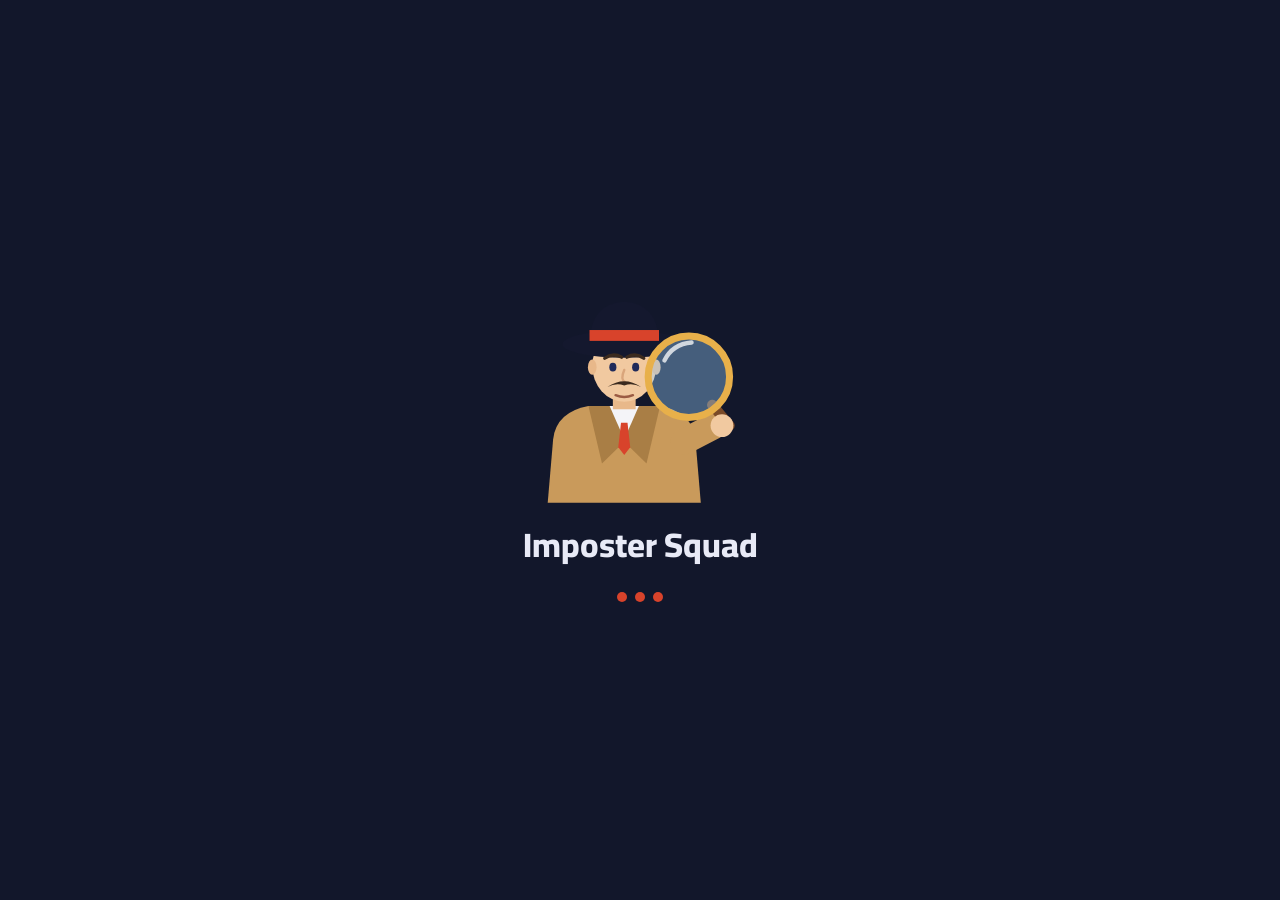
<file: index (3).html>
<!doctype html><html data-theme="dark"><head><meta charset=utf8><title>Imposter Squad</title><meta name="description" content="Imposter Squad - ألعاب جماعية: الإمبوستر، القنبلة، خمّن الشخصية، Oops!"><meta name="theme-color" content="#12172B"><meta property="og:title" content="Imposter Squad"><meta property="og:description" content="ألعاب جماعية مع صحابك أو ضد الكمبيوتر"><link rel="icon" href="data:image/svg+xml,%3Csvg xmlns='http://www.w3.org/2000/svg' viewBox='0 0 100 100'%3E%3Ctext y='.9em' font-size='90'%3E%F0%9F%95%B5%EF%B8%8F%3C/text%3E%3C/svg%3E"><meta name=viewport content="width=device-width,initial-scale=1,viewport-fit=cover"><link rel="stylesheet" href="style.css"></head><body>
<title>Imposter Squad</title>
<meta name="claude:viewport-fit-sides" content="cover">
<link href="https://fonts.googleapis.com/css2?family=Cairo:wght@500;800&display=swap" rel="stylesheet">

<main id="app"></main>
<script src="script.js"></script>

</body></html>
</file>
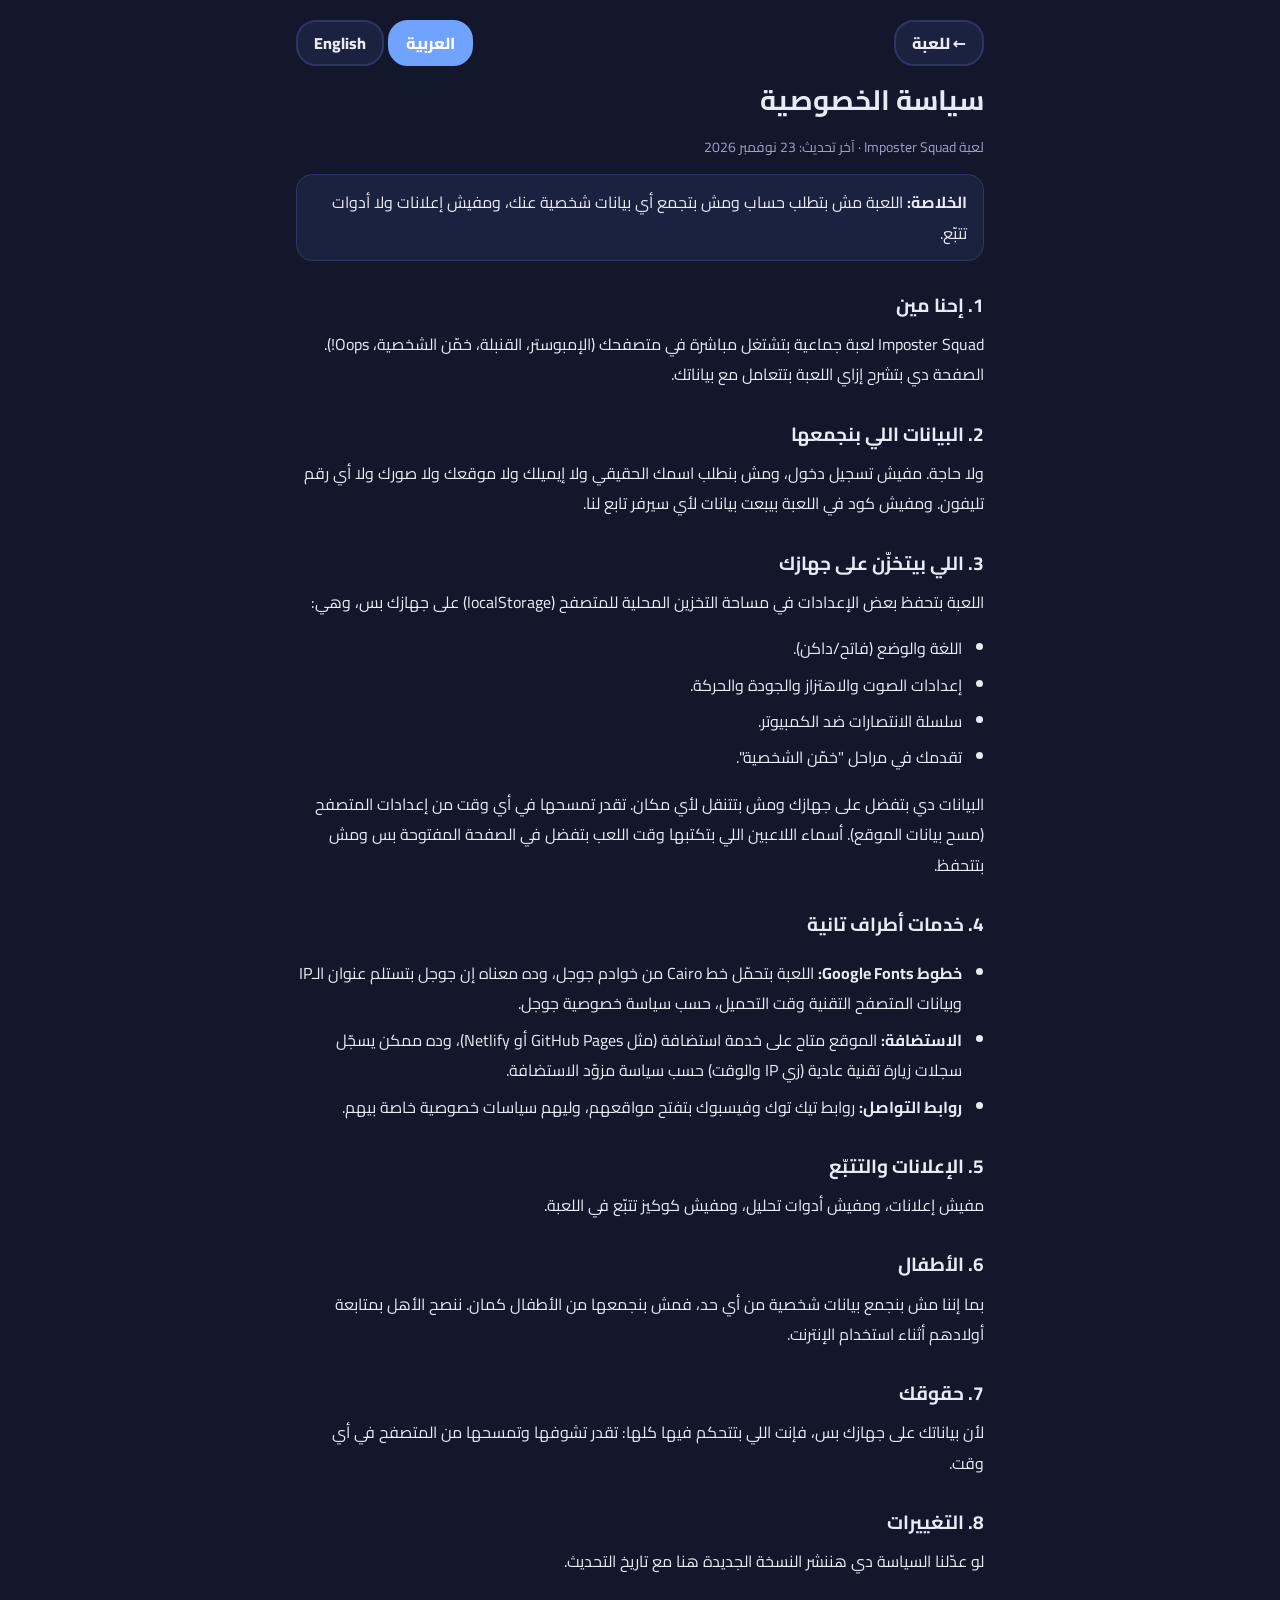
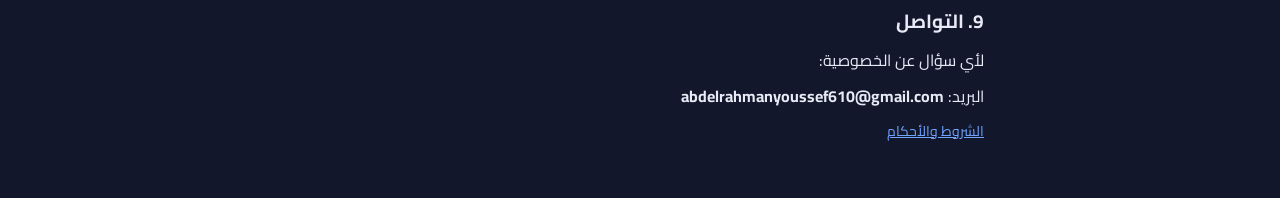
<file: privacy (1).html>
<!doctype html><html data-theme="dark" lang="ar" dir="rtl"><head><meta charset="utf-8"><meta name="viewport" content="width=device-width,initial-scale=1,viewport-fit=cover">
<title>Privacy Policy - Imposter Squad</title><meta name="robots" content="index,follow">
<link href="https://fonts.googleapis.com/css2?family=Cairo:wght@500;800&display=swap" rel="stylesheet">
<style>
:root{--bg:#12172B;--ink:#E8EAF6;--mute:#98A0C4;--surf:#1B2240;--line:#2D3562;--blue:#6FA3FF;color-scheme:dark}
:root[data-theme="light"]{--bg:#EEF0F7;--ink:#1F2A5A;--mute:#6B7391;--surf:#fff;--line:#D5D9EA;--blue:#2F6FDE;color-scheme:light}
*{box-sizing:border-box}
body{margin:0;background:var(--bg);color:var(--ink);font-family:'Cairo',system-ui,-apple-system,'Segoe UI',Tahoma,sans-serif;line-height:1.9;font-size:16px;padding-top:env(safe-area-inset-top,0px);padding-bottom:env(safe-area-inset-bottom,0px)}
main{max-width:720px;margin:0 auto;padding:20px max(16px,env(safe-area-inset-left,0px)) 48px}
h1{font-size:28px;margin:8px 0 2px}h2{font-size:19px;margin:26px 0 4px}
p,li{margin:6px 0}ul{padding-inline-start:22px}
.m{color:var(--mute);font-size:14px}
.top{display:flex;gap:10px;align-items:center;justify-content:space-between;flex-wrap:wrap}
a{color:var(--blue)}
.btn{font:inherit;font-weight:800;background:var(--surf);color:var(--ink);border:2px solid var(--line);border-radius:20px;padding:6px 16px;cursor:pointer;text-decoration:none}
.btn.on{background:var(--blue);border-color:var(--blue);color:#fff}
.box{background:var(--surf);border:1px solid var(--line);border-radius:16px;padding:6px 16px;margin-top:14px}
[hidden]{display:none!important}
</style></head><body><main>
<div class="top"><a class="btn" href="index.html"><span data-l="ar">← للعبة</span><span data-l="en">← Back to game</span></a><div><button class="btn" data-b="ar" onclick="setL('ar')">العربية</button> <button class="btn" data-b="en" onclick="setL('en')">English</button></div></div>
<section data-l="ar"><h1>سياسة الخصوصية</h1><p class="m">لعبة Imposter Squad · آخر تحديث: 23 نوفمبر 2026</p>
<div class="box"><p><b>الخلاصة:</b> اللعبة مش بتطلب حساب ومش بتجمع أي بيانات شخصية عنك، ومفيش إعلانات ولا أدوات تتبّع.</p></div>
<h2>1. إحنا مين</h2><p>Imposter Squad لعبة جماعية بتشتغل مباشرة في متصفحك (الإمبوستر، القنبلة، خمّن الشخصية، Oops!). الصفحة دي بتشرح إزاي اللعبة بتتعامل مع بياناتك.</p>
<h2>2. البيانات اللي بنجمعها</h2><p>ولا حاجة. مفيش تسجيل دخول، ومش بنطلب اسمك الحقيقي ولا إيميلك ولا موقعك ولا صورك ولا أي رقم تليفون. ومفيش كود في اللعبة بيبعت بيانات لأي سيرفر تابع لنا.</p>
<h2>3. اللي بيتخزّن على جهازك</h2><p>اللعبة بتحفظ بعض الإعدادات في مساحة التخزين المحلية للمتصفح (localStorage) على جهازك بس، وهي:</p>
<ul><li>اللغة والوضع (فاتح/داكن).</li><li>إعدادات الصوت والاهتزاز والجودة والحركة.</li><li>سلسلة الانتصارات ضد الكمبيوتر.</li><li>تقدمك في مراحل "خمّن الشخصية".</li></ul>
<p>البيانات دي بتفضل على جهازك ومش بتتنقل لأي مكان. تقدر تمسحها في أي وقت من إعدادات المتصفح (مسح بيانات الموقع). أسماء اللاعبين اللي بتكتبها وقت اللعب بتفضل في الصفحة المفتوحة بس ومش بتتحفظ.</p>
<h2>4. خدمات أطراف تانية</h2><ul>
<li><b>خطوط Google Fonts:</b> اللعبة بتحمّل خط Cairo من خوادم جوجل، وده معناه إن جوجل بتستلم عنوان الـIP وبيانات المتصفح التقنية وقت التحميل، حسب سياسة خصوصية جوجل.</li>
<li><b>الاستضافة:</b> الموقع متاح على خدمة استضافة (مثل GitHub Pages أو Netlify)، وده ممكن يسجّل سجلات زيارة تقنية عادية (زي IP والوقت) حسب سياسة مزوّد الاستضافة.</li>
<li><b>روابط التواصل:</b> روابط تيك توك وفيسبوك بتفتح مواقعهم، وليهم سياسات خصوصية خاصة بيهم.</li></ul>
<h2>5. الإعلانات والتتبّع</h2><p>مفيش إعلانات، ومفيش أدوات تحليل، ومفيش كوكيز تتبّع في اللعبة.</p>
<h2>6. الأطفال</h2><p>بما إننا مش بنجمع بيانات شخصية من أي حد، فمش بنجمعها من الأطفال كمان. ننصح الأهل بمتابعة أولادهم أثناء استخدام الإنترنت.</p>
<h2>7. حقوقك</h2><p>لأن بياناتك على جهازك بس، فإنت اللي بتتحكم فيها كلها: تقدر تشوفها وتمسحها من المتصفح في أي وقت.</p>
<h2>8. التغييرات</h2><p>لو عدّلنا السياسة دي هننشر النسخة الجديدة هنا مع تاريخ التحديث.</p>
<h2>9. التواصل</h2><p>لأي سؤال عن الخصوصية:</p><p>البريد: <b>abdelrahmanyoussef610@gmail.com</b></p></section><section data-l="en" hidden><h1>Privacy Policy</h1><p class="m">Imposter Squad · Last updated: 23 November 2026</p>
<div class="box"><p><b>In short:</b> the game needs no account, collects no personal data about you, and has no ads or trackers.</p></div>
<h2>1. Who we are</h2><p>Imposter Squad is a party game that runs directly in your browser (Imposter, The Bomb, Guess Who, Oops!). This page explains how the game handles your data.</p>
<h2>2. Data we collect</h2><p>None. There is no sign-in, and we do not ask for your real name, email, location, photos or phone number. The game contains no code that sends data to any server we operate.</p>
<h2>3. What is stored on your device</h2><p>The game saves a few settings in your browser's local storage, on your device only:</p>
<ul><li>Language and theme (light/dark).</li><li>Sound, vibration, quality and motion settings.</li><li>Your win streak against the computer.</li><li>Your level progress in Guess Who.</li></ul>
<p>This data stays on your device and is not sent anywhere. You can delete it at any time by clearing the site data in your browser. Player names you type while playing stay on the open page only and are not saved.</p>
<h2>4. Third-party services</h2><ul>
<li><b>Google Fonts:</b> the game loads the Cairo font from Google's servers, so Google receives your IP address and basic browser information when the font loads, under Google's privacy policy.</li>
<li><b>Hosting:</b> the site is served by a hosting provider (such as GitHub Pages or Netlify), which may keep ordinary technical logs (such as IP address and time) under its own policy.</li>
<li><b>Social links:</b> the TikTok and Facebook links open those sites, which have their own privacy policies.</li></ul>
<h2>5. Ads and tracking</h2><p>The game has no ads, no analytics and no tracking cookies.</p>
<h2>6. Children</h2><p>Since we collect no personal data from anyone, we collect none from children. We still recommend parents supervise their children online.</p>
<h2>7. Your rights</h2><p>Because your data lives only on your device, you control all of it: you can view and delete it from your browser at any time.</p>
<h2>8. Changes</h2><p>If we change this policy, we will publish the new version here with an updated date.</p>
<h2>9. Contact</h2><p>For any privacy question:</p><p>Email: <b>abdelrahmanyoussef610@gmail.com</b></p></section>
<p class="m"><a href="terms.html"><span data-l="ar">الشروط والأحكام</span><span data-l="en">Terms of Use</span></a></p>
</main><script>
var L='ar';try{L=localStorage.getItem('lang')==='en'?'en':'ar'}catch(e){}
try{if(localStorage.getItem('theme')==='light')document.documentElement.setAttribute('data-theme','light')}catch(e){}
function setL(l){L=l;document.documentElement.lang=l;document.documentElement.dir=l==='en'?'ltr':'rtl';
document.querySelectorAll('[data-l]').forEach(function(e){e.hidden=e.getAttribute('data-l')!==l});
document.querySelectorAll('.btn[data-b]').forEach(function(b){b.classList.toggle('on',b.getAttribute('data-b')===l)})}
setL(L);
</script></body></html>
</file>
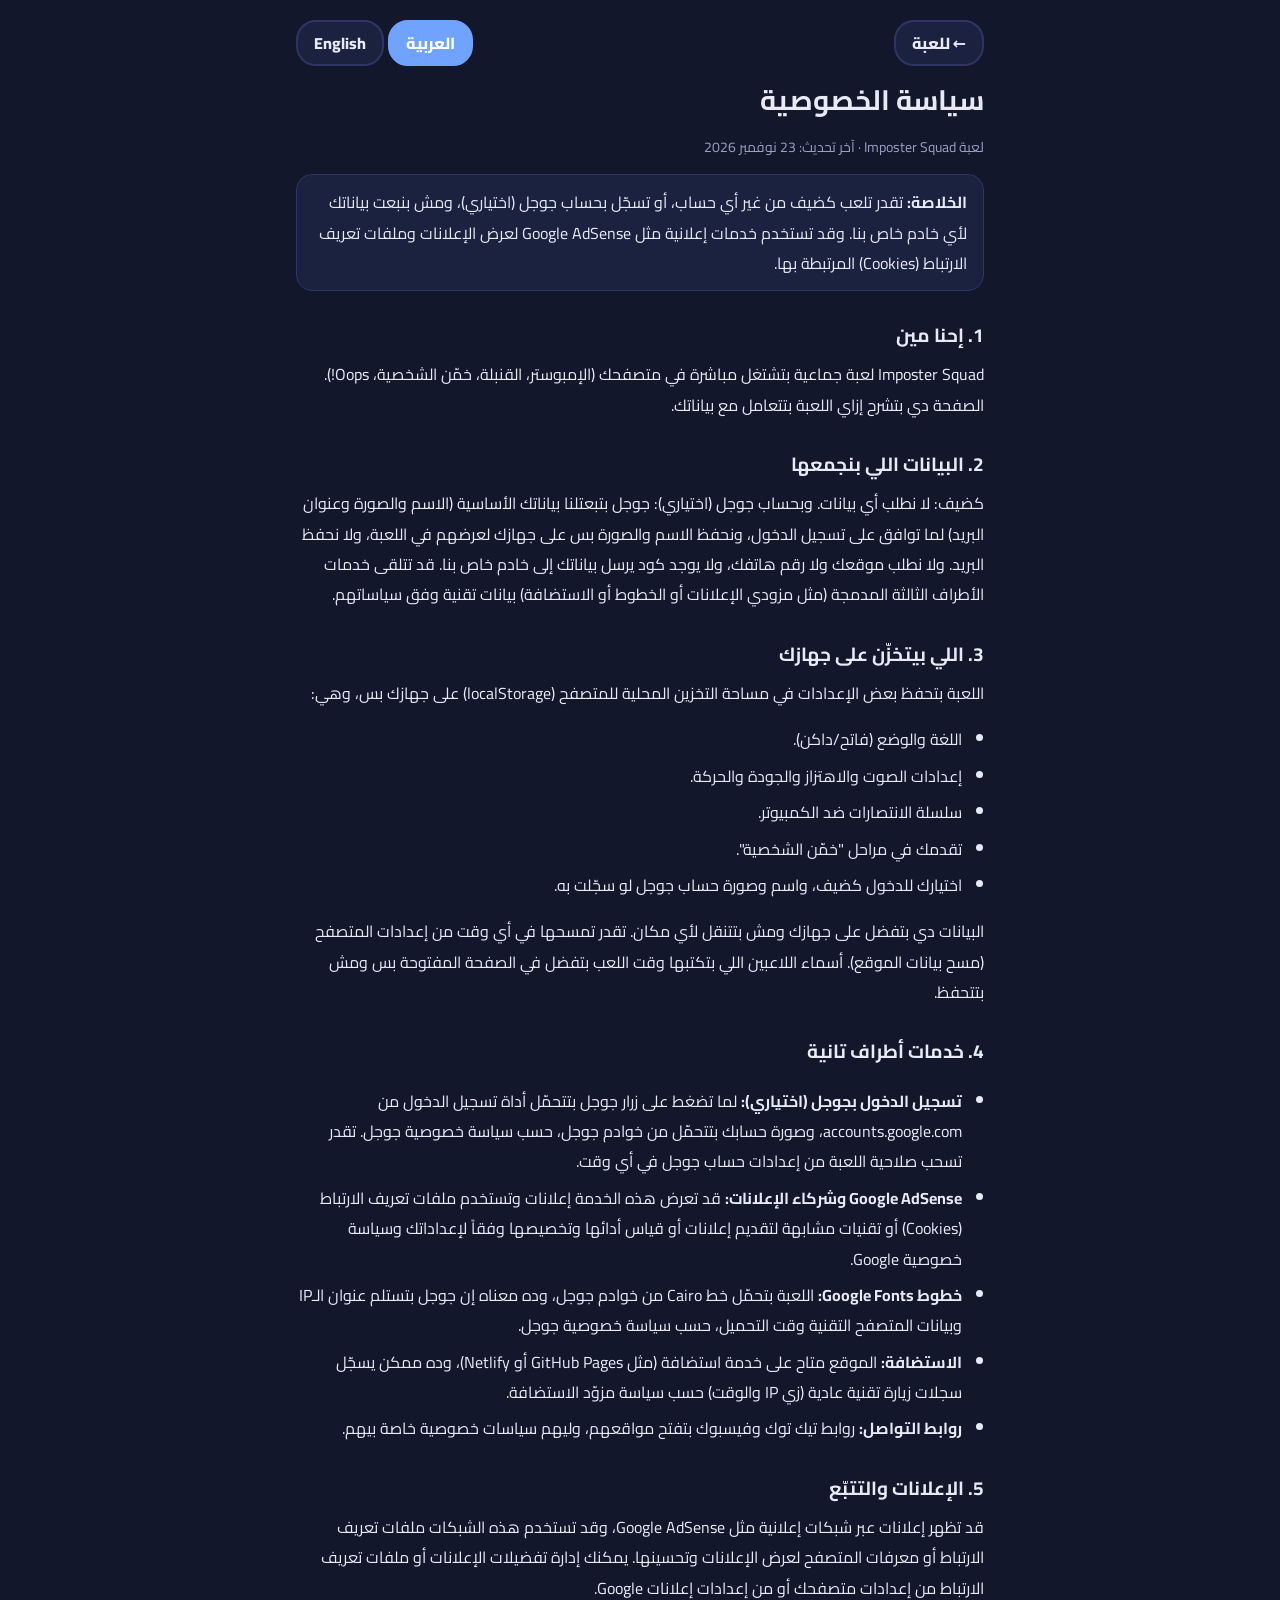
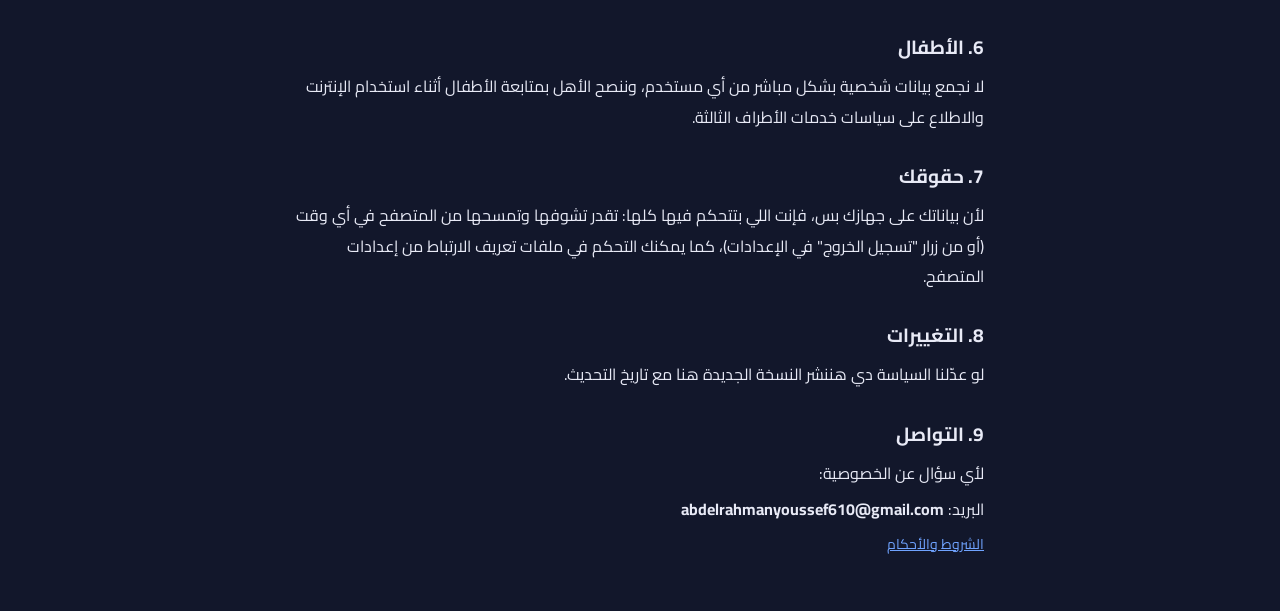
<file: privacy (3).html>
<!doctype html><html data-theme="dark" lang="ar" dir="rtl"><head><meta charset="utf-8"><meta name="viewport" content="width=device-width,initial-scale=1,viewport-fit=cover">
<title>Privacy Policy - Imposter Squad</title><meta name="robots" content="index,follow">
<link href="https://fonts.googleapis.com/css2?family=Cairo:wght@500;800&display=swap" rel="stylesheet">
<style>
:root{--bg:#12172B;--ink:#E8EAF6;--mute:#98A0C4;--surf:#1B2240;--line:#2D3562;--blue:#6FA3FF;color-scheme:dark}
:root[data-theme="light"]{--bg:#EEF0F7;--ink:#1F2A5A;--mute:#6B7391;--surf:#fff;--line:#D5D9EA;--blue:#2F6FDE;color-scheme:light}
*{box-sizing:border-box}
body{margin:0;background:var(--bg);color:var(--ink);font-family:'Cairo',system-ui,-apple-system,'Segoe UI',Tahoma,sans-serif;line-height:1.9;font-size:16px;padding-top:env(safe-area-inset-top,0px);padding-bottom:env(safe-area-inset-bottom,0px)}
main{max-width:720px;margin:0 auto;padding:20px max(16px,env(safe-area-inset-left,0px)) 48px}
h1{font-size:28px;margin:8px 0 2px}h2{font-size:19px;margin:26px 0 4px}
p,li{margin:6px 0}ul{padding-inline-start:22px}
.m{color:var(--mute);font-size:14px}
.top{display:flex;gap:10px;align-items:center;justify-content:space-between;flex-wrap:wrap}
a{color:var(--blue)}
.btn{font:inherit;font-weight:800;background:var(--surf);color:var(--ink);border:2px solid var(--line);border-radius:20px;padding:6px 16px;cursor:pointer;text-decoration:none}
.btn.on{background:var(--blue);border-color:var(--blue);color:#fff}
.box{background:var(--surf);border:1px solid var(--line);border-radius:16px;padding:6px 16px;margin-top:14px}
[hidden]{display:none!important}
</style></head><body><main>
<div class="top"><a class="btn" href="index.html"><span data-l="ar">← للعبة</span><span data-l="en">← Back to game</span></a><div><button class="btn" data-b="ar" onclick="setL('ar')">العربية</button> <button class="btn" data-b="en" onclick="setL('en')">English</button></div></div>
<section data-l="ar"><h1>سياسة الخصوصية</h1><p class="m">لعبة Imposter Squad · آخر تحديث: 23 نوفمبر 2026</p>
<div class="box"><p><b>الخلاصة:</b> تقدر تلعب كضيف من غير أي حساب، أو تسجّل بحساب جوجل (اختياري)، ومش بنبعت بياناتك لأي خادم خاص بنا. وقد تستخدم خدمات إعلانية مثل Google AdSense لعرض الإعلانات وملفات تعريف الارتباط (Cookies) المرتبطة بها.</p></div>
<h2>1. إحنا مين</h2><p>Imposter Squad لعبة جماعية بتشتغل مباشرة في متصفحك (الإمبوستر، القنبلة، خمّن الشخصية، Oops!). الصفحة دي بتشرح إزاي اللعبة بتتعامل مع بياناتك.</p>
<h2>2. البيانات اللي بنجمعها</h2><p>كضيف: لا نطلب أي بيانات. وبحساب جوجل (اختياري): جوجل بتبعتلنا بياناتك الأساسية (الاسم والصورة وعنوان البريد) لما توافق على تسجيل الدخول، ونحفظ الاسم والصورة بس على جهازك لعرضهم في اللعبة، ولا نحفظ البريد. ولا نطلب موقعك ولا رقم هاتفك، ولا يوجد كود يرسل بياناتك إلى خادم خاص بنا. قد تتلقى خدمات الأطراف الثالثة المدمجة (مثل مزودي الإعلانات أو الخطوط أو الاستضافة) بيانات تقنية وفق سياساتهم.</p>
<h2>3. اللي بيتخزّن على جهازك</h2><p>اللعبة بتحفظ بعض الإعدادات في مساحة التخزين المحلية للمتصفح (localStorage) على جهازك بس، وهي:</p>
<ul><li>اللغة والوضع (فاتح/داكن).</li><li>إعدادات الصوت والاهتزاز والجودة والحركة.</li><li>سلسلة الانتصارات ضد الكمبيوتر.</li><li>تقدمك في مراحل "خمّن الشخصية".</li><li>اختيارك للدخول كضيف، واسم وصورة حساب جوجل لو سجّلت به.</li></ul>
<p>البيانات دي بتفضل على جهازك ومش بتتنقل لأي مكان. تقدر تمسحها في أي وقت من إعدادات المتصفح (مسح بيانات الموقع). أسماء اللاعبين اللي بتكتبها وقت اللعب بتفضل في الصفحة المفتوحة بس ومش بتتحفظ.</p>
<h2>4. خدمات أطراف تانية</h2><ul>
<li><b>تسجيل الدخول بجوجل (اختياري):</b> لما تضغط على زرار جوجل بتتحمّل أداة تسجيل الدخول من accounts.google.com، وصورة حسابك بتتحمّل من خوادم جوجل، حسب سياسة خصوصية جوجل. تقدر تسحب صلاحية اللعبة من إعدادات حساب جوجل في أي وقت.</li>
<li><b>Google AdSense وشركاء الإعلانات:</b> قد تعرض هذه الخدمة إعلانات وتستخدم ملفات تعريف الارتباط (Cookies) أو تقنيات مشابهة لتقديم إعلانات أو قياس أدائها وتخصيصها وفقاً لإعداداتك وسياسة خصوصية Google.</li>
<li><b>خطوط Google Fonts:</b> اللعبة بتحمّل خط Cairo من خوادم جوجل، وده معناه إن جوجل بتستلم عنوان الـIP وبيانات المتصفح التقنية وقت التحميل، حسب سياسة خصوصية جوجل.</li>
<li><b>الاستضافة:</b> الموقع متاح على خدمة استضافة (مثل GitHub Pages أو Netlify)، وده ممكن يسجّل سجلات زيارة تقنية عادية (زي IP والوقت) حسب سياسة مزوّد الاستضافة.</li>
<li><b>روابط التواصل:</b> روابط تيك توك وفيسبوك بتفتح مواقعهم، وليهم سياسات خصوصية خاصة بيهم.</li></ul>
<h2>5. الإعلانات والتتبّع</h2><p>قد تظهر إعلانات عبر شبكات إعلانية مثل Google AdSense، وقد تستخدم هذه الشبكات ملفات تعريف الارتباط أو معرفات المتصفح لعرض الإعلانات وتحسينها. يمكنك إدارة تفضيلات الإعلانات أو ملفات تعريف الارتباط من إعدادات متصفحك أو من إعدادات إعلانات Google.</p>
<h2>6. الأطفال</h2><p>لا نجمع بيانات شخصية بشكل مباشر من أي مستخدم، وننصح الأهل بمتابعة الأطفال أثناء استخدام الإنترنت والاطلاع على سياسات خدمات الأطراف الثالثة.</p>
<h2>7. حقوقك</h2><p>لأن بياناتك على جهازك بس، فإنت اللي بتتحكم فيها كلها: تقدر تشوفها وتمسحها من المتصفح في أي وقت (أو من زرار "تسجيل الخروج" في الإعدادات)، كما يمكنك التحكم في ملفات تعريف الارتباط من إعدادات المتصفح.</p>
<h2>8. التغييرات</h2><p>لو عدّلنا السياسة دي هننشر النسخة الجديدة هنا مع تاريخ التحديث.</p>
<h2>9. التواصل</h2><p>لأي سؤال عن الخصوصية:</p><p>البريد: <b>abdelrahmanyoussef610@gmail.com</b></p></section><section data-l="en" hidden><h1>Privacy Policy</h1><p class="m">Imposter Squad · Last updated: 23 November 2026</p>
<div class="box"><p><b>In short:</b> you can play as a guest with no account, or optionally sign in with Google, and the game does not send your data to any server we operate, while advertising services such as Google AdSense may serve ads and use related cookies.</p></div>
<h2>1. Who we are</h2><p>Imposter Squad is a party game that runs directly in your browser (Imposter, The Bomb, Guess Who, Oops!). This page explains how the game handles your data.</p>
<h2>2. Data we collect</h2><p>As a guest we ask for no data. If you optionally sign in with Google, Google sends us your basic account details (name, picture and email address) when you approve; we keep only your name and picture on your device to show them in the game, and we do not store your email. We do not ask for your location or phone number, and the game does not send data to a server we operate. Integrated third-party services (such as ad providers, fonts or hosting) may receive technical information under their own policies.</p>
<h2>3. What is stored on your device</h2><p>The game saves a few settings in your browser's local storage, on your device only:</p>
<ul><li>Language and theme (light/dark).</li><li>Sound, vibration, quality and motion settings.</li><li>Your win streak against the computer.</li><li>Your level progress in Guess Who.</li><li>Your choice to enter as a guest, and your Google account name and picture if you sign in.</li></ul>
<p>This data stays on your device and is not sent anywhere. You can delete it at any time by clearing the site data in your browser. Player names you type while playing stay on the open page only and are not saved.</p>
<h2>4. Third-party services</h2><ul>
<li><b>Google sign-in (optional):</b> if you tap the Google button, the sign-in tool loads from accounts.google.com and your profile picture loads from Google's servers, under Google's privacy policy. You can revoke the game's access in your Google account settings at any time.</li>
<li><b>Google AdSense and advertising partners:</b> may serve ads and use cookies or similar technologies to display, measure or personalize ads in accordance with your settings and Google's privacy policy.</li>
<li><b>Google Fonts:</b> the game loads the Cairo font from Google's servers, so Google receives your IP address and basic browser information when the font loads, under Google's privacy policy.</li>
<li><b>Hosting:</b> the site is served by a hosting provider (such as GitHub Pages or Netlify), which may keep ordinary technical logs (such as IP address and time) under its own policy.</li>
<li><b>Social links:</b> the TikTok and Facebook links open those sites, which have their own privacy policies.</li></ul>
<h2>5. Ads and tracking</h2><p>Ads may be served through ad networks such as Google AdSense, which may use cookies or browser identifiers to deliver and measure ads. You can manage cookies and ad preferences in your browser or via Google's ad settings.</p>
<h2>6. Children</h2><p>We do not directly collect personal data from users, and we recommend that parents supervise children online and review third-party service policies.</p>
<h2>7. Your rights</h2><p>Because your data lives only on your device, you control all of it: you can view and delete it from your browser at any time (or with the "Sign out" button in Settings), and manage cookies in your browser settings.</p>
<h2>8. Changes</h2><p>If we change this policy, we will publish the new version here with an updated date.</p>
<h2>9. Contact</h2><p>For any privacy question:</p><p>Email: <b>abdelrahmanyoussef610@gmail.com</b></p></section>
<p class="m"><a href="terms.html"><span data-l="ar">الشروط والأحكام</span><span data-l="en">Terms of Use</span></a></p>
</main><script>
var L='ar';try{L=localStorage.getItem('lang')==='en'?'en':'ar'}catch(e){}
try{if(localStorage.getItem('theme')==='light')document.documentElement.setAttribute('data-theme','light')}catch(e){}
function setL(l){L=l;document.documentElement.lang=l;document.documentElement.dir=l==='en'?'ltr':'rtl';
document.querySelectorAll('[data-l]').forEach(function(e){e.hidden=e.getAttribute('data-l')!==l});
document.querySelectorAll('.btn[data-b]').forEach(function(b){b.classList.toggle('on',b.getAttribute('data-b')===l)})}
setL(L);
</script></body></html>
</file>
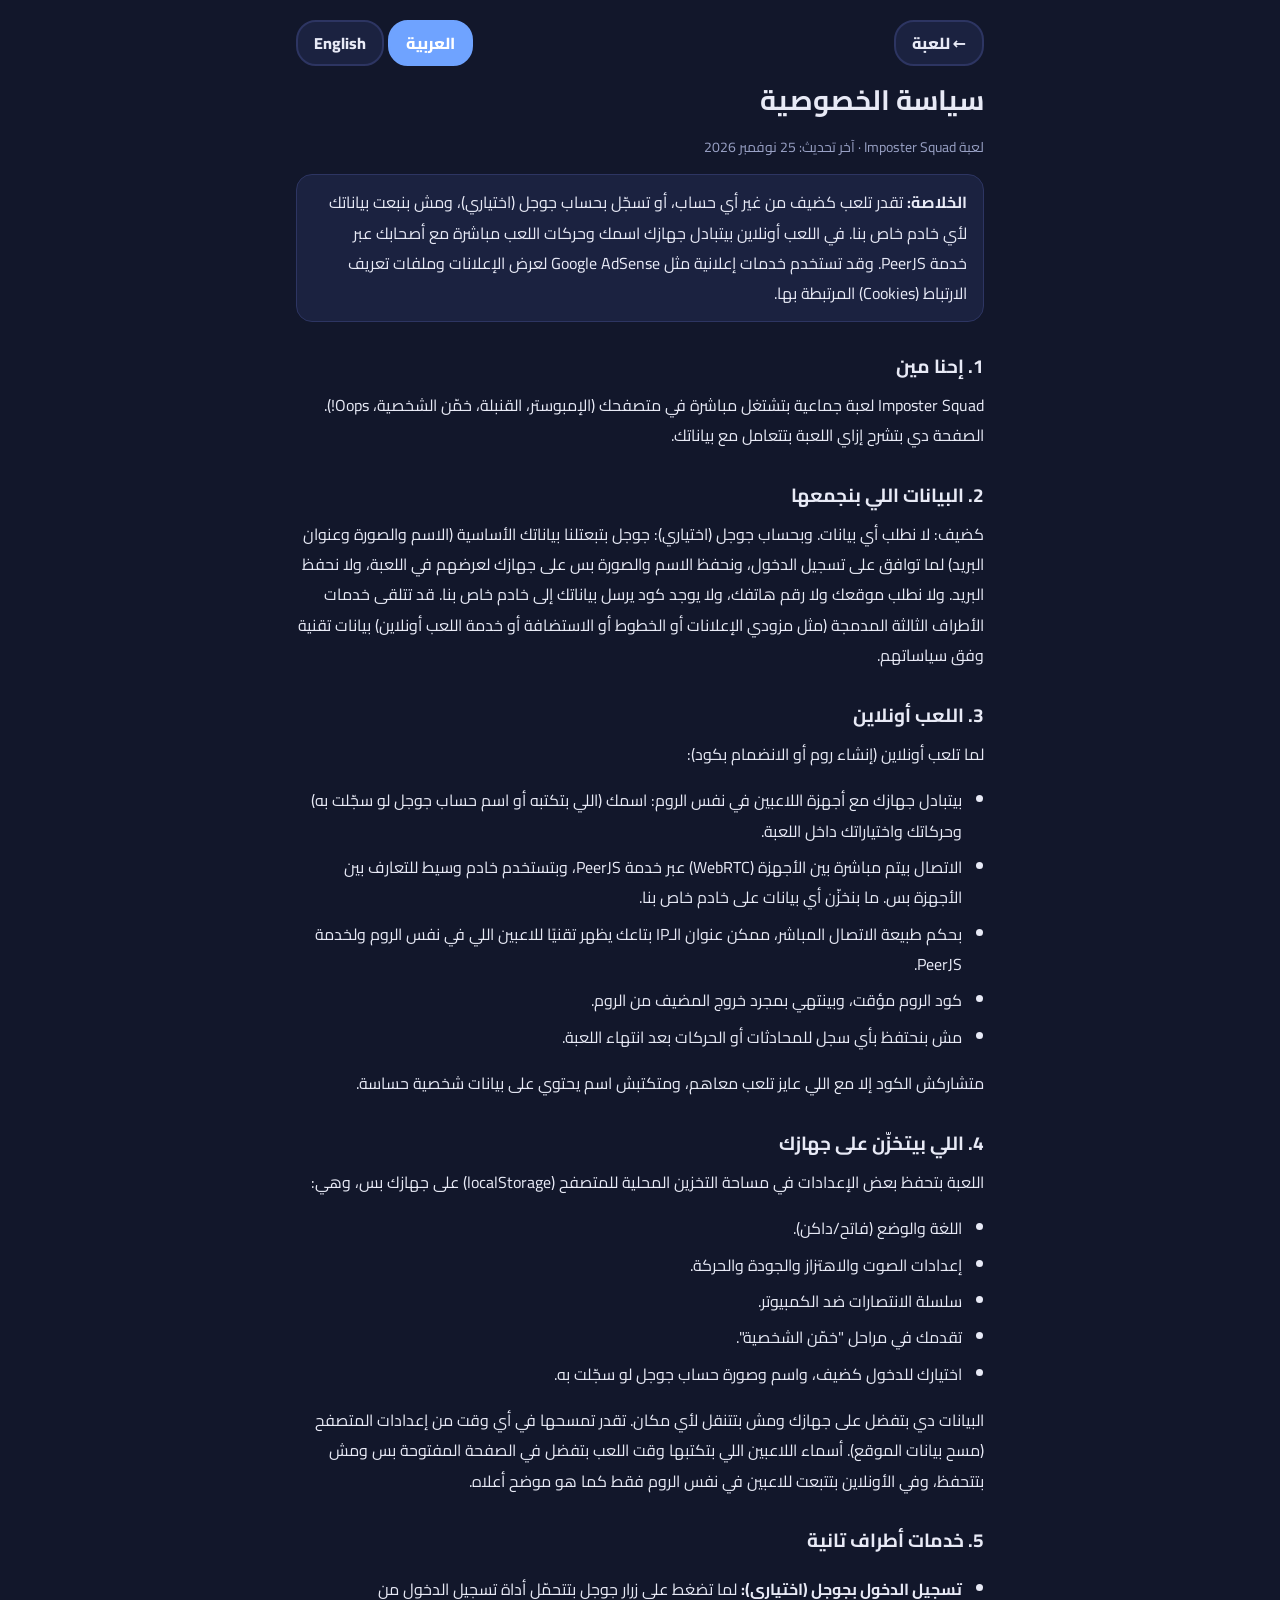
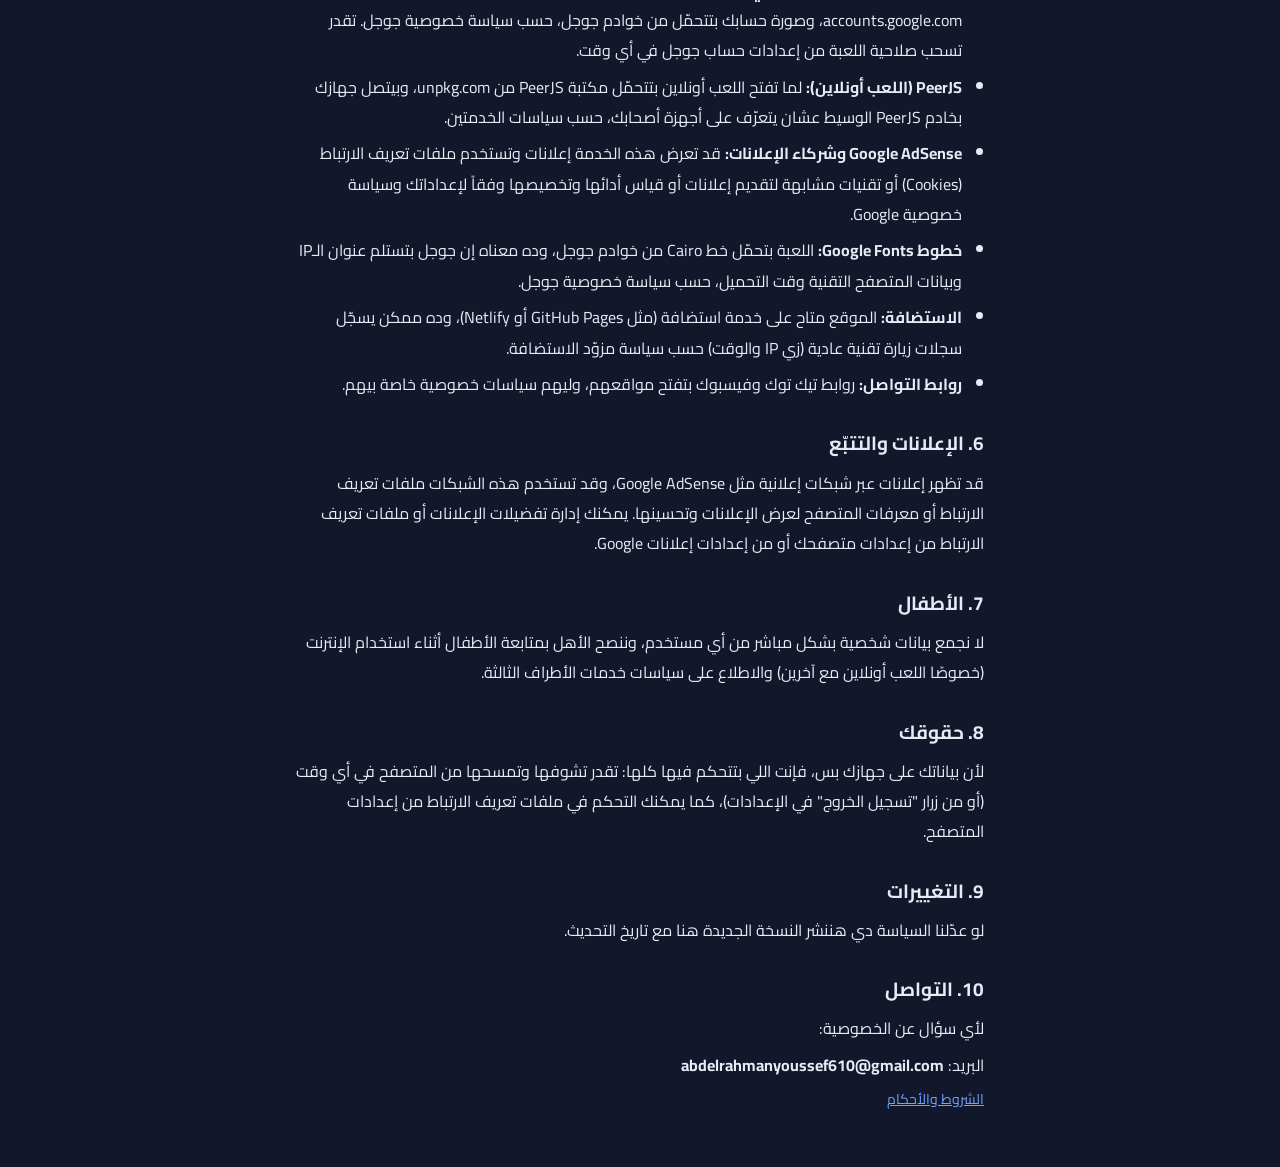
<file: privacy (4).html>
<!doctype html><html data-theme="dark" lang="ar" dir="rtl"><head><meta charset="utf-8"><meta name="viewport" content="width=device-width,initial-scale=1,viewport-fit=cover">
<title>Privacy Policy - Imposter Squad</title><meta name="robots" content="index,follow">
<link href="https://fonts.googleapis.com/css2?family=Cairo:wght@500;800&display=swap" rel="stylesheet">
<style>
:root{--bg:#12172B;--ink:#E8EAF6;--mute:#98A0C4;--surf:#1B2240;--line:#2D3562;--blue:#6FA3FF;color-scheme:dark}
:root[data-theme="light"]{--bg:#EEF0F7;--ink:#1F2A5A;--mute:#6B7391;--surf:#fff;--line:#D5D9EA;--blue:#2F6FDE;color-scheme:light}
*{box-sizing:border-box}
body{margin:0;background:var(--bg);color:var(--ink);font-family:'Cairo',system-ui,-apple-system,'Segoe UI',Tahoma,sans-serif;line-height:1.9;font-size:16px;padding-top:env(safe-area-inset-top,0px);padding-bottom:env(safe-area-inset-bottom,0px)}
main{max-width:720px;margin:0 auto;padding:20px max(16px,env(safe-area-inset-left,0px)) 48px}
h1{font-size:28px;margin:8px 0 2px}h2{font-size:19px;margin:26px 0 4px}
p,li{margin:6px 0}ul{padding-inline-start:22px}
.m{color:var(--mute);font-size:14px}
.top{display:flex;gap:10px;align-items:center;justify-content:space-between;flex-wrap:wrap}
a{color:var(--blue)}
.btn{font:inherit;font-weight:800;background:var(--surf);color:var(--ink);border:2px solid var(--line);border-radius:20px;padding:6px 16px;cursor:pointer;text-decoration:none}
.btn.on{background:var(--blue);border-color:var(--blue);color:#fff}
.box{background:var(--surf);border:1px solid var(--line);border-radius:16px;padding:6px 16px;margin-top:14px}
[hidden]{display:none!important}
</style></head><body><main>
<div class="top"><a class="btn" href="index.html"><span data-l="ar">← للعبة</span><span data-l="en">← Back to game</span></a><div><button class="btn" data-b="ar" onclick="setL('ar')">العربية</button> <button class="btn" data-b="en" onclick="setL('en')">English</button></div></div>
<section data-l="ar"><h1>سياسة الخصوصية</h1><p class="m">لعبة Imposter Squad · آخر تحديث: 25 نوفمبر 2026</p>
<div class="box"><p><b>الخلاصة:</b> تقدر تلعب كضيف من غير أي حساب، أو تسجّل بحساب جوجل (اختياري)، ومش بنبعت بياناتك لأي خادم خاص بنا. في اللعب أونلاين بيتبادل جهازك اسمك وحركات اللعب مباشرة مع أصحابك عبر خدمة PeerJS. وقد تستخدم خدمات إعلانية مثل Google AdSense لعرض الإعلانات وملفات تعريف الارتباط (Cookies) المرتبطة بها.</p></div>
<h2>1. إحنا مين</h2><p>Imposter Squad لعبة جماعية بتشتغل مباشرة في متصفحك (الإمبوستر، القنبلة، خمّن الشخصية، Oops!). الصفحة دي بتشرح إزاي اللعبة بتتعامل مع بياناتك.</p>
<h2>2. البيانات اللي بنجمعها</h2><p>كضيف: لا نطلب أي بيانات. وبحساب جوجل (اختياري): جوجل بتبعتلنا بياناتك الأساسية (الاسم والصورة وعنوان البريد) لما توافق على تسجيل الدخول، ونحفظ الاسم والصورة بس على جهازك لعرضهم في اللعبة، ولا نحفظ البريد. ولا نطلب موقعك ولا رقم هاتفك، ولا يوجد كود يرسل بياناتك إلى خادم خاص بنا. قد تتلقى خدمات الأطراف الثالثة المدمجة (مثل مزودي الإعلانات أو الخطوط أو الاستضافة أو خدمة اللعب أونلاين) بيانات تقنية وفق سياساتهم.</p>
<h2>3. اللعب أونلاين</h2><p>لما تلعب أونلاين (إنشاء روم أو الانضمام بكود):</p>
<ul><li>بيتبادل جهازك مع أجهزة اللاعبين في نفس الروم: اسمك (اللي بتكتبه أو اسم حساب جوجل لو سجّلت به) وحركاتك واختياراتك داخل اللعبة.</li>
<li>الاتصال بيتم مباشرة بين الأجهزة (WebRTC) عبر خدمة PeerJS، وبتستخدم خادم وسيط للتعارف بين الأجهزة بس. ما بنخزّن أي بيانات على خادم خاص بنا.</li>
<li>بحكم طبيعة الاتصال المباشر، ممكن عنوان الـIP بتاعك يظهر تقنيًا للاعبين اللي في نفس الروم ولخدمة PeerJS.</li>
<li>كود الروم مؤقت، وبينتهي بمجرد خروج المضيف من الروم.</li>
<li>مش بنحتفظ بأي سجل للمحادثات أو الحركات بعد انتهاء اللعبة.</li></ul>
<p>متشاركش الكود إلا مع اللي عايز تلعب معاهم، ومتكتبش اسم يحتوي على بيانات شخصية حساسة.</p>
<h2>4. اللي بيتخزّن على جهازك</h2><p>اللعبة بتحفظ بعض الإعدادات في مساحة التخزين المحلية للمتصفح (localStorage) على جهازك بس، وهي:</p>
<ul><li>اللغة والوضع (فاتح/داكن).</li><li>إعدادات الصوت والاهتزاز والجودة والحركة.</li><li>سلسلة الانتصارات ضد الكمبيوتر.</li><li>تقدمك في مراحل "خمّن الشخصية".</li><li>اختيارك للدخول كضيف، واسم وصورة حساب جوجل لو سجّلت به.</li></ul>
<p>البيانات دي بتفضل على جهازك ومش بتتنقل لأي مكان. تقدر تمسحها في أي وقت من إعدادات المتصفح (مسح بيانات الموقع). أسماء اللاعبين اللي بتكتبها وقت اللعب بتفضل في الصفحة المفتوحة بس ومش بتتحفظ، وفي الأونلاين بتتبعت للاعبين في نفس الروم فقط كما هو موضح أعلاه.</p>
<h2>5. خدمات أطراف تانية</h2><ul>
<li><b>تسجيل الدخول بجوجل (اختياري):</b> لما تضغط على زرار جوجل بتتحمّل أداة تسجيل الدخول من accounts.google.com، وصورة حسابك بتتحمّل من خوادم جوجل، حسب سياسة خصوصية جوجل. تقدر تسحب صلاحية اللعبة من إعدادات حساب جوجل في أي وقت.</li>
<li><b>PeerJS (اللعب أونلاين):</b> لما تفتح اللعب أونلاين بتتحمّل مكتبة PeerJS من unpkg.com، وبيتصل جهازك بخادم PeerJS الوسيط عشان يتعرّف على أجهزة أصحابك، حسب سياسات الخدمتين.</li>
<li><b>Google AdSense وشركاء الإعلانات:</b> قد تعرض هذه الخدمة إعلانات وتستخدم ملفات تعريف الارتباط (Cookies) أو تقنيات مشابهة لتقديم إعلانات أو قياس أدائها وتخصيصها وفقاً لإعداداتك وسياسة خصوصية Google.</li>
<li><b>خطوط Google Fonts:</b> اللعبة بتحمّل خط Cairo من خوادم جوجل، وده معناه إن جوجل بتستلم عنوان الـIP وبيانات المتصفح التقنية وقت التحميل، حسب سياسة خصوصية جوجل.</li>
<li><b>الاستضافة:</b> الموقع متاح على خدمة استضافة (مثل GitHub Pages أو Netlify)، وده ممكن يسجّل سجلات زيارة تقنية عادية (زي IP والوقت) حسب سياسة مزوّد الاستضافة.</li>
<li><b>روابط التواصل:</b> روابط تيك توك وفيسبوك بتفتح مواقعهم، وليهم سياسات خصوصية خاصة بيهم.</li></ul>
<h2>6. الإعلانات والتتبّع</h2><p>قد تظهر إعلانات عبر شبكات إعلانية مثل Google AdSense، وقد تستخدم هذه الشبكات ملفات تعريف الارتباط أو معرفات المتصفح لعرض الإعلانات وتحسينها. يمكنك إدارة تفضيلات الإعلانات أو ملفات تعريف الارتباط من إعدادات متصفحك أو من إعدادات إعلانات Google.</p>
<h2>7. الأطفال</h2><p>لا نجمع بيانات شخصية بشكل مباشر من أي مستخدم، وننصح الأهل بمتابعة الأطفال أثناء استخدام الإنترنت (خصوصًا اللعب أونلاين مع آخرين) والاطلاع على سياسات خدمات الأطراف الثالثة.</p>
<h2>8. حقوقك</h2><p>لأن بياناتك على جهازك بس، فإنت اللي بتتحكم فيها كلها: تقدر تشوفها وتمسحها من المتصفح في أي وقت (أو من زرار "تسجيل الخروج" في الإعدادات)، كما يمكنك التحكم في ملفات تعريف الارتباط من إعدادات المتصفح.</p>
<h2>9. التغييرات</h2><p>لو عدّلنا السياسة دي هننشر النسخة الجديدة هنا مع تاريخ التحديث.</p>
<h2>10. التواصل</h2><p>لأي سؤال عن الخصوصية:</p><p>البريد: <b>abdelrahmanyoussef610@gmail.com</b></p></section><section data-l="en" hidden><h1>Privacy Policy</h1><p class="m">Imposter Squad · Last updated: 25 November 2026</p>
<div class="box"><p><b>In short:</b> you can play as a guest with no account, or optionally sign in with Google, and the game does not send your data to any server we operate. When you play online, your device exchanges your name and in-game moves directly with your friends through the PeerJS service. Advertising services such as Google AdSense may serve ads and use related cookies.</p></div>
<h2>1. Who we are</h2><p>Imposter Squad is a party game that runs directly in your browser (Imposter, The Bomb, Guess Who, Oops!). This page explains how the game handles your data.</p>
<h2>2. Data we collect</h2><p>As a guest we ask for no data. If you optionally sign in with Google, Google sends us your basic account details (name, picture and email address) when you approve; we keep only your name and picture on your device to show them in the game, and we do not store your email. We do not ask for your location or phone number, and the game does not send data to a server we operate. Integrated third-party services (such as ad providers, fonts, hosting or the online play service) may receive technical information under their own policies.</p>
<h2>3. Online play</h2><p>When you play online (creating a room or joining with a code):</p>
<ul><li>Your device exchanges the following with the other players in the same room: your name (what you type, or your Google account name if you signed in), your moves and your choices in the game.</li>
<li>The connection is made directly between devices (WebRTC) through the PeerJS service, which uses an intermediary server only to introduce devices to each other. We do not store any data on a server we operate.</li>
<li>Because of how direct connections work, your IP address may technically be visible to the other players in the room and to the PeerJS service.</li>
<li>Room codes are temporary and stop working once the host leaves the room.</li>
<li>We keep no record of moves or messages after the game ends.</li></ul>
<p>Share the code only with people you want to play with, and do not use a name that contains sensitive personal information.</p>
<h2>4. What is stored on your device</h2><p>The game saves a few settings in your browser's local storage, on your device only:</p>
<ul><li>Language and theme (light/dark).</li><li>Sound, vibration, quality and motion settings.</li><li>Your win streak against the computer.</li><li>Your level progress in Guess Who.</li><li>Your choice to enter as a guest, and your Google account name and picture if you sign in.</li></ul>
<p>This data stays on your device and is not sent anywhere. You can delete it at any time by clearing the site data in your browser. Player names you type while playing stay on the open page only and are not saved; in online play they are sent only to the players in your room, as described above.</p>
<h2>5. Third-party services</h2><ul>
<li><b>Google sign-in (optional):</b> if you tap the Google button, the sign-in tool loads from accounts.google.com and your profile picture loads from Google's servers, under Google's privacy policy. You can revoke the game's access in your Google account settings at any time.</li>
<li><b>PeerJS (online play):</b> when you use online play, the PeerJS library loads from unpkg.com and your device connects to the PeerJS intermediary server to find your friends' devices, under the policies of those services.</li>
<li><b>Google AdSense and advertising partners:</b> may serve ads and use cookies or similar technologies to display, measure or personalize ads in accordance with your settings and Google's privacy policy.</li>
<li><b>Google Fonts:</b> the game loads the Cairo font from Google's servers, so Google receives your IP address and basic browser information when the font loads, under Google's privacy policy.</li>
<li><b>Hosting:</b> the site is served by a hosting provider (such as GitHub Pages or Netlify), which may keep ordinary technical logs (such as IP address and time) under its own policy.</li>
<li><b>Social links:</b> the TikTok and Facebook links open those sites, which have their own privacy policies.</li></ul>
<h2>6. Ads and tracking</h2><p>Ads may be served through ad networks such as Google AdSense, which may use cookies or browser identifiers to deliver and measure ads. You can manage cookies and ad preferences in your browser or via Google's ad settings.</p>
<h2>7. Children</h2><p>We do not directly collect personal data from users, and we recommend that parents supervise children online (especially when playing online with others) and review third-party service policies.</p>
<h2>8. Your rights</h2><p>Because your data lives only on your device, you control all of it: you can view and delete it from your browser at any time (or with the "Sign out" button in Settings), and manage cookies in your browser settings.</p>
<h2>9. Changes</h2><p>If we change this policy, we will publish the new version here with an updated date.</p>
<h2>10. Contact</h2><p>For any privacy question:</p><p>Email: <b>abdelrahmanyoussef610@gmail.com</b></p></section>
<p class="m"><a href="terms.html"><span data-l="ar">الشروط والأحكام</span><span data-l="en">Terms of Use</span></a></p>
</main><script>
var L='ar';try{L=localStorage.getItem('lang')==='en'?'en':'ar'}catch(e){}
try{if(localStorage.getItem('theme')==='light')document.documentElement.setAttribute('data-theme','light')}catch(e){}
function setL(l){L=l;document.documentElement.lang=l;document.documentElement.dir=l==='en'?'ltr':'rtl';
document.querySelectorAll('[data-l]').forEach(function(e){e.hidden=e.getAttribute('data-l')!==l});
document.querySelectorAll('.btn[data-b]').forEach(function(b){b.classList.toggle('on',b.getAttribute('data-b')===l)})}
setL(L);
</script></body></html>
</file>
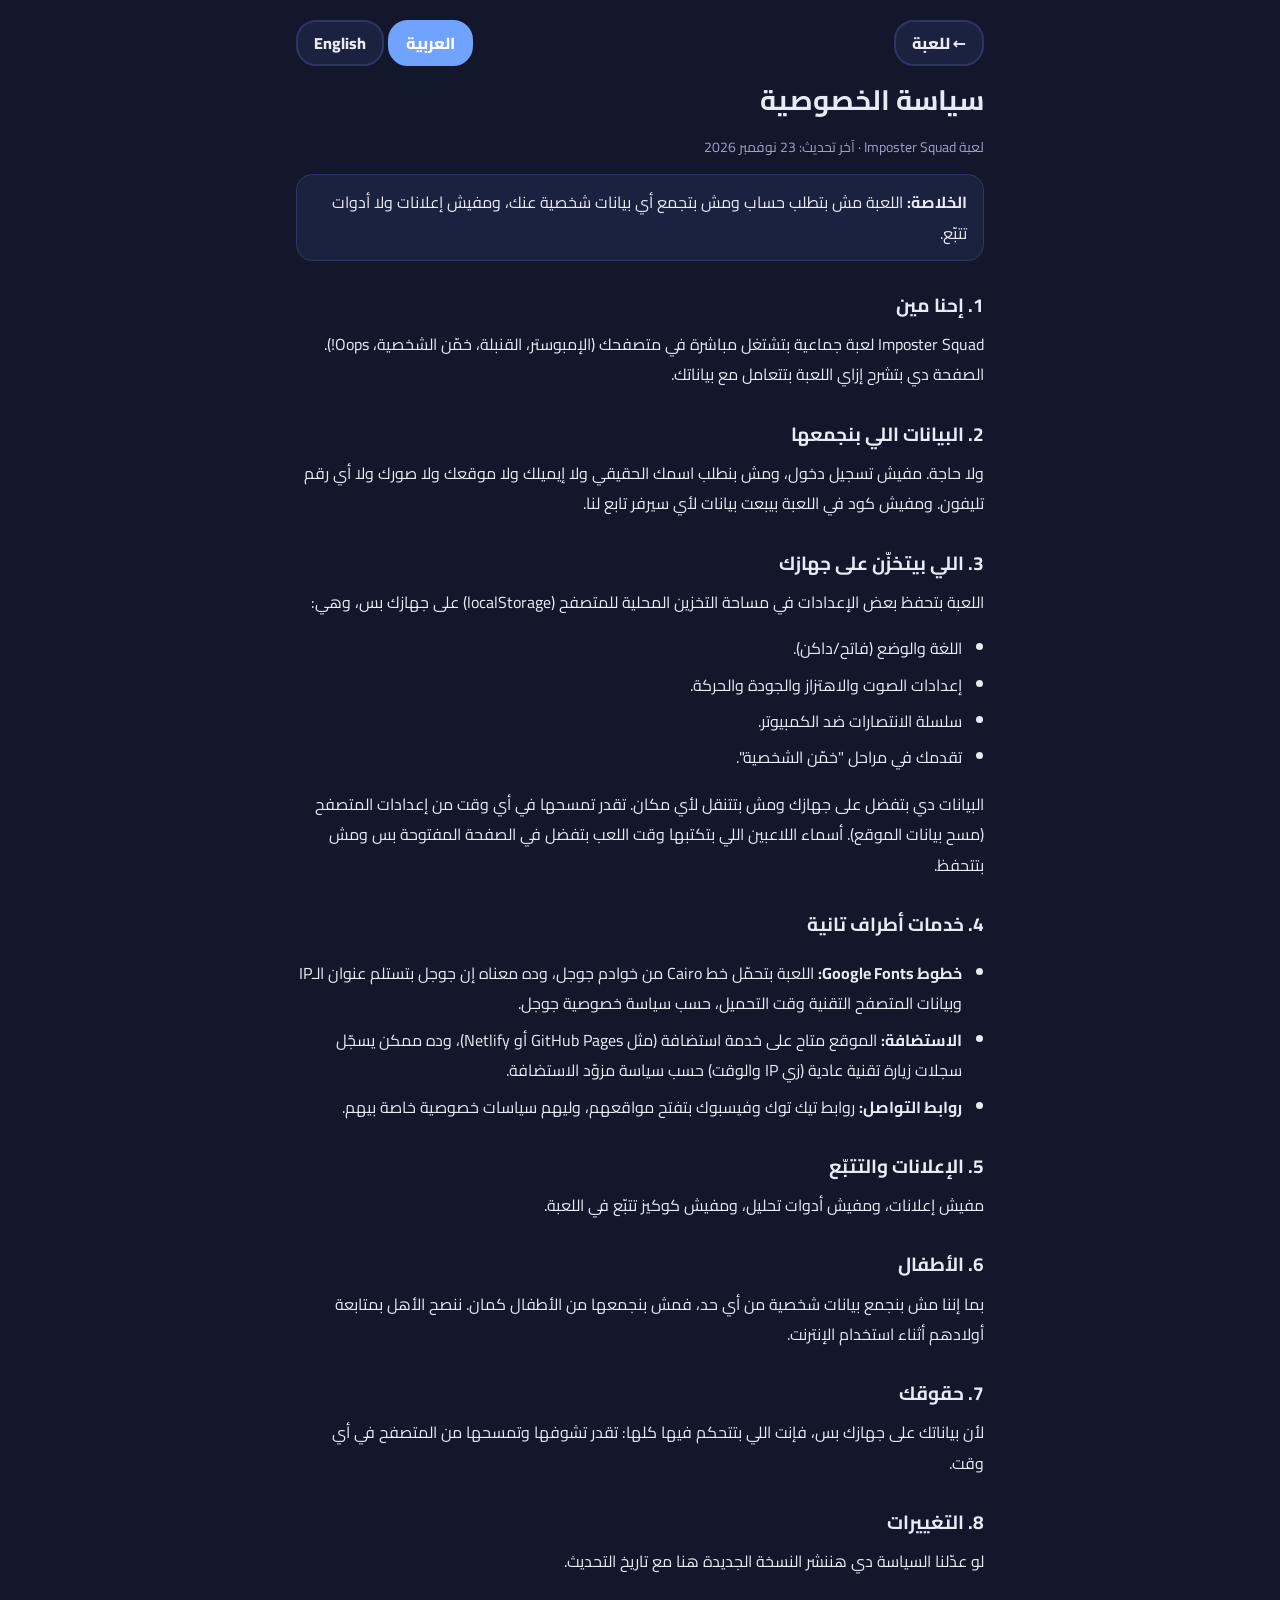
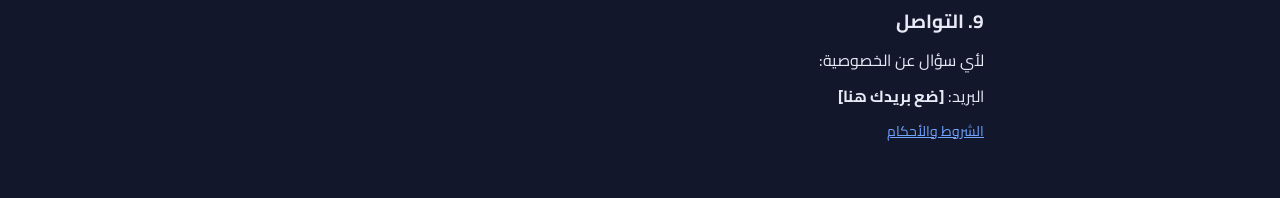
<file: privacy.html>
<!doctype html><html data-theme="dark" lang="ar" dir="rtl"><head><meta charset="utf-8"><meta name="viewport" content="width=device-width,initial-scale=1,viewport-fit=cover">
<title>Privacy Policy - Imposter Squad</title><meta name="robots" content="index,follow">
<link href="https://fonts.googleapis.com/css2?family=Cairo:wght@500;800&display=swap" rel="stylesheet">
<style>
:root{--bg:#12172B;--ink:#E8EAF6;--mute:#98A0C4;--surf:#1B2240;--line:#2D3562;--blue:#6FA3FF;color-scheme:dark}
:root[data-theme="light"]{--bg:#EEF0F7;--ink:#1F2A5A;--mute:#6B7391;--surf:#fff;--line:#D5D9EA;--blue:#2F6FDE;color-scheme:light}
*{box-sizing:border-box}
body{margin:0;background:var(--bg);color:var(--ink);font-family:'Cairo',system-ui,-apple-system,'Segoe UI',Tahoma,sans-serif;line-height:1.9;font-size:16px;padding-top:env(safe-area-inset-top,0px);padding-bottom:env(safe-area-inset-bottom,0px)}
main{max-width:720px;margin:0 auto;padding:20px max(16px,env(safe-area-inset-left,0px)) 48px}
h1{font-size:28px;margin:8px 0 2px}h2{font-size:19px;margin:26px 0 4px}
p,li{margin:6px 0}ul{padding-inline-start:22px}
.m{color:var(--mute);font-size:14px}
.top{display:flex;gap:10px;align-items:center;justify-content:space-between;flex-wrap:wrap}
a{color:var(--blue)}
.btn{font:inherit;font-weight:800;background:var(--surf);color:var(--ink);border:2px solid var(--line);border-radius:20px;padding:6px 16px;cursor:pointer;text-decoration:none}
.btn.on{background:var(--blue);border-color:var(--blue);color:#fff}
.box{background:var(--surf);border:1px solid var(--line);border-radius:16px;padding:6px 16px;margin-top:14px}
[hidden]{display:none!important}
</style></head><body><main>
<div class="top"><a class="btn" href="index.html"><span data-l="ar">← للعبة</span><span data-l="en">← Back to game</span></a><div><button class="btn" data-b="ar" onclick="setL('ar')">العربية</button> <button class="btn" data-b="en" onclick="setL('en')">English</button></div></div>
<section data-l="ar"><h1>سياسة الخصوصية</h1><p class="m">لعبة Imposter Squad · آخر تحديث: 23 نوفمبر 2026</p>
<div class="box"><p><b>الخلاصة:</b> اللعبة مش بتطلب حساب ومش بتجمع أي بيانات شخصية عنك، ومفيش إعلانات ولا أدوات تتبّع.</p></div>
<h2>1. إحنا مين</h2><p>Imposter Squad لعبة جماعية بتشتغل مباشرة في متصفحك (الإمبوستر، القنبلة، خمّن الشخصية، Oops!). الصفحة دي بتشرح إزاي اللعبة بتتعامل مع بياناتك.</p>
<h2>2. البيانات اللي بنجمعها</h2><p>ولا حاجة. مفيش تسجيل دخول، ومش بنطلب اسمك الحقيقي ولا إيميلك ولا موقعك ولا صورك ولا أي رقم تليفون. ومفيش كود في اللعبة بيبعت بيانات لأي سيرفر تابع لنا.</p>
<h2>3. اللي بيتخزّن على جهازك</h2><p>اللعبة بتحفظ بعض الإعدادات في مساحة التخزين المحلية للمتصفح (localStorage) على جهازك بس، وهي:</p>
<ul><li>اللغة والوضع (فاتح/داكن).</li><li>إعدادات الصوت والاهتزاز والجودة والحركة.</li><li>سلسلة الانتصارات ضد الكمبيوتر.</li><li>تقدمك في مراحل "خمّن الشخصية".</li></ul>
<p>البيانات دي بتفضل على جهازك ومش بتتنقل لأي مكان. تقدر تمسحها في أي وقت من إعدادات المتصفح (مسح بيانات الموقع). أسماء اللاعبين اللي بتكتبها وقت اللعب بتفضل في الصفحة المفتوحة بس ومش بتتحفظ.</p>
<h2>4. خدمات أطراف تانية</h2><ul>
<li><b>خطوط Google Fonts:</b> اللعبة بتحمّل خط Cairo من خوادم جوجل، وده معناه إن جوجل بتستلم عنوان الـIP وبيانات المتصفح التقنية وقت التحميل، حسب سياسة خصوصية جوجل.</li>
<li><b>الاستضافة:</b> الموقع متاح على خدمة استضافة (مثل GitHub Pages أو Netlify)، وده ممكن يسجّل سجلات زيارة تقنية عادية (زي IP والوقت) حسب سياسة مزوّد الاستضافة.</li>
<li><b>روابط التواصل:</b> روابط تيك توك وفيسبوك بتفتح مواقعهم، وليهم سياسات خصوصية خاصة بيهم.</li></ul>
<h2>5. الإعلانات والتتبّع</h2><p>مفيش إعلانات، ومفيش أدوات تحليل، ومفيش كوكيز تتبّع في اللعبة.</p>
<h2>6. الأطفال</h2><p>بما إننا مش بنجمع بيانات شخصية من أي حد، فمش بنجمعها من الأطفال كمان. ننصح الأهل بمتابعة أولادهم أثناء استخدام الإنترنت.</p>
<h2>7. حقوقك</h2><p>لأن بياناتك على جهازك بس، فإنت اللي بتتحكم فيها كلها: تقدر تشوفها وتمسحها من المتصفح في أي وقت.</p>
<h2>8. التغييرات</h2><p>لو عدّلنا السياسة دي هننشر النسخة الجديدة هنا مع تاريخ التحديث.</p>
<h2>9. التواصل</h2><p>لأي سؤال عن الخصوصية:</p><p>البريد: <b>[ضع بريدك هنا]</b></p></section><section data-l="en" hidden><h1>Privacy Policy</h1><p class="m">Imposter Squad · Last updated: 23 November 2026</p>
<div class="box"><p><b>In short:</b> the game needs no account, collects no personal data about you, and has no ads or trackers.</p></div>
<h2>1. Who we are</h2><p>Imposter Squad is a party game that runs directly in your browser (Imposter, The Bomb, Guess Who, Oops!). This page explains how the game handles your data.</p>
<h2>2. Data we collect</h2><p>None. There is no sign-in, and we do not ask for your real name, email, location, photos or phone number. The game contains no code that sends data to any server we operate.</p>
<h2>3. What is stored on your device</h2><p>The game saves a few settings in your browser's local storage, on your device only:</p>
<ul><li>Language and theme (light/dark).</li><li>Sound, vibration, quality and motion settings.</li><li>Your win streak against the computer.</li><li>Your level progress in Guess Who.</li></ul>
<p>This data stays on your device and is not sent anywhere. You can delete it at any time by clearing the site data in your browser. Player names you type while playing stay on the open page only and are not saved.</p>
<h2>4. Third-party services</h2><ul>
<li><b>Google Fonts:</b> the game loads the Cairo font from Google's servers, so Google receives your IP address and basic browser information when the font loads, under Google's privacy policy.</li>
<li><b>Hosting:</b> the site is served by a hosting provider (such as GitHub Pages or Netlify), which may keep ordinary technical logs (such as IP address and time) under its own policy.</li>
<li><b>Social links:</b> the TikTok and Facebook links open those sites, which have their own privacy policies.</li></ul>
<h2>5. Ads and tracking</h2><p>The game has no ads, no analytics and no tracking cookies.</p>
<h2>6. Children</h2><p>Since we collect no personal data from anyone, we collect none from children. We still recommend parents supervise their children online.</p>
<h2>7. Your rights</h2><p>Because your data lives only on your device, you control all of it: you can view and delete it from your browser at any time.</p>
<h2>8. Changes</h2><p>If we change this policy, we will publish the new version here with an updated date.</p>
<h2>9. Contact</h2><p>For any privacy question:</p><p>Email: <b>[put your email here]</b></p></section>
<p class="m"><a href="terms.html"><span data-l="ar">الشروط والأحكام</span><span data-l="en">Terms of Use</span></a></p>
</main><script>
var L='ar';try{L=localStorage.getItem('lang')==='en'?'en':'ar'}catch(e){}
try{if(localStorage.getItem('theme')==='light')document.documentElement.setAttribute('data-theme','light')}catch(e){}
function setL(l){L=l;document.documentElement.lang=l;document.documentElement.dir=l==='en'?'ltr':'rtl';
document.querySelectorAll('[data-l]').forEach(function(e){e.hidden=e.getAttribute('data-l')!==l});
document.querySelectorAll('.btn[data-b]').forEach(function(b){b.classList.toggle('on',b.getAttribute('data-b')===l)})}
setL(L);
</script></body></html>
</file>
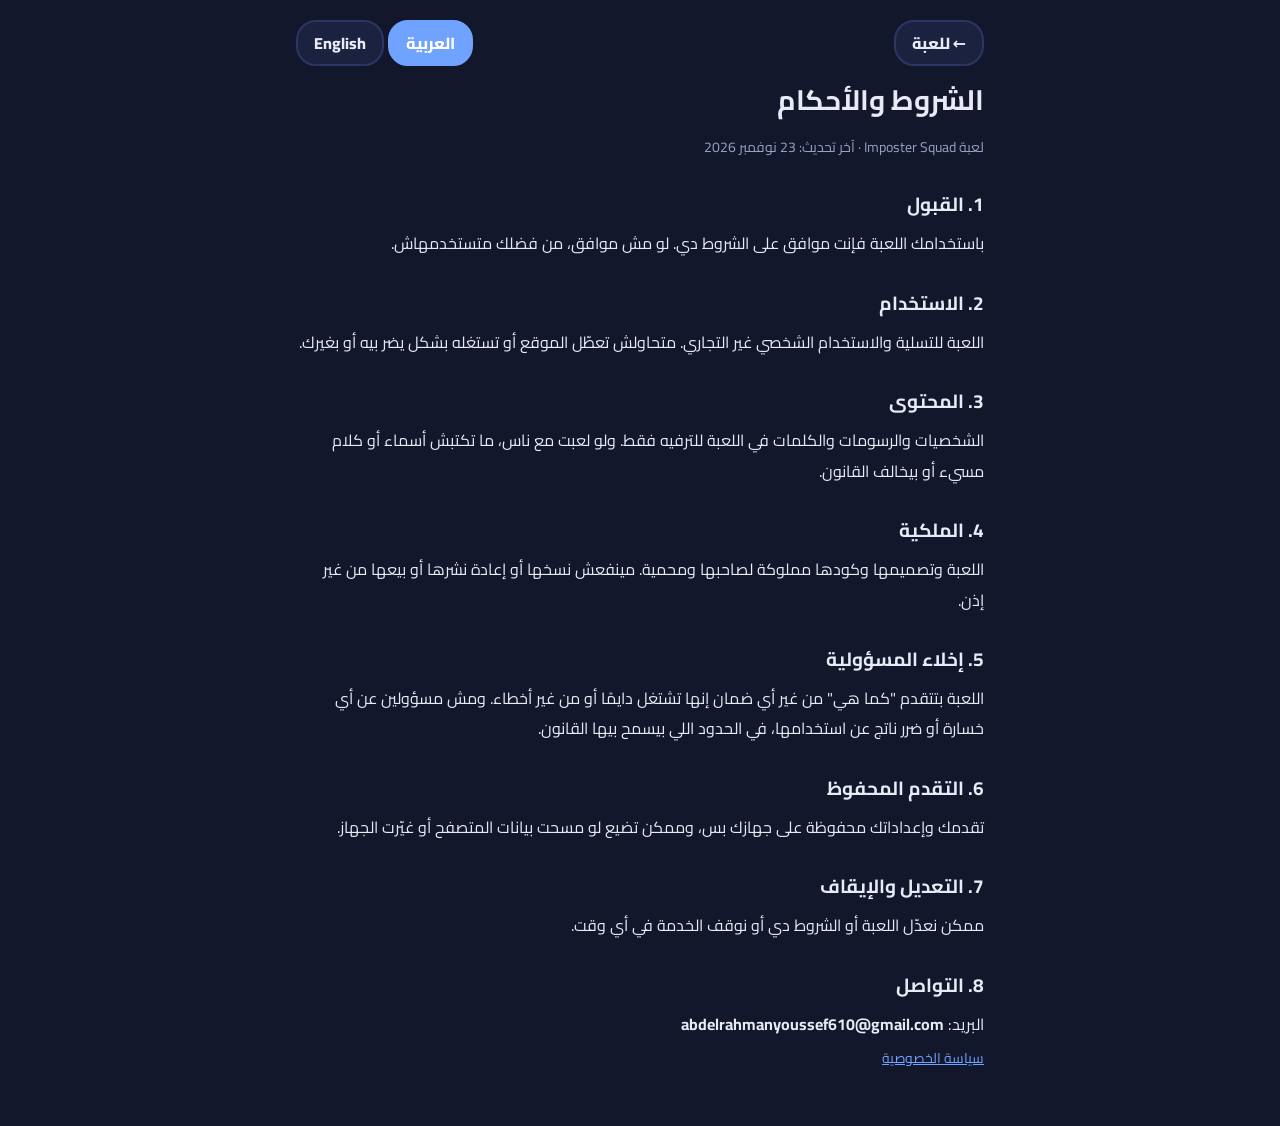
<file: terms (1).html>
<!doctype html><html data-theme="dark" lang="ar" dir="rtl"><head><meta charset="utf-8"><meta name="viewport" content="width=device-width,initial-scale=1,viewport-fit=cover">
<title>Terms of Use - Imposter Squad</title><meta name="robots" content="index,follow">
<link href="https://fonts.googleapis.com/css2?family=Cairo:wght@500;800&display=swap" rel="stylesheet">
<style>
:root{--bg:#12172B;--ink:#E8EAF6;--mute:#98A0C4;--surf:#1B2240;--line:#2D3562;--blue:#6FA3FF;color-scheme:dark}
:root[data-theme="light"]{--bg:#EEF0F7;--ink:#1F2A5A;--mute:#6B7391;--surf:#fff;--line:#D5D9EA;--blue:#2F6FDE;color-scheme:light}
*{box-sizing:border-box}
body{margin:0;background:var(--bg);color:var(--ink);font-family:'Cairo',system-ui,-apple-system,'Segoe UI',Tahoma,sans-serif;line-height:1.9;font-size:16px;padding-top:env(safe-area-inset-top,0px);padding-bottom:env(safe-area-inset-bottom,0px)}
main{max-width:720px;margin:0 auto;padding:20px max(16px,env(safe-area-inset-left,0px)) 48px}
h1{font-size:28px;margin:8px 0 2px}h2{font-size:19px;margin:26px 0 4px}
p,li{margin:6px 0}ul{padding-inline-start:22px}
.m{color:var(--mute);font-size:14px}
.top{display:flex;gap:10px;align-items:center;justify-content:space-between;flex-wrap:wrap}
a{color:var(--blue)}
.btn{font:inherit;font-weight:800;background:var(--surf);color:var(--ink);border:2px solid var(--line);border-radius:20px;padding:6px 16px;cursor:pointer;text-decoration:none}
.btn.on{background:var(--blue);border-color:var(--blue);color:#fff}
.box{background:var(--surf);border:1px solid var(--line);border-radius:16px;padding:6px 16px;margin-top:14px}
[hidden]{display:none!important}
</style></head><body><main>
<div class="top"><a class="btn" href="index.html"><span data-l="ar">← للعبة</span><span data-l="en">← Back to game</span></a><div><button class="btn" data-b="ar" onclick="setL('ar')">العربية</button> <button class="btn" data-b="en" onclick="setL('en')">English</button></div></div>
<section data-l="ar"><h1>الشروط والأحكام</h1><p class="m">لعبة Imposter Squad · آخر تحديث: 23 نوفمبر 2026</p>
<h2>1. القبول</h2><p>باستخدامك اللعبة فإنت موافق على الشروط دي. لو مش موافق، من فضلك متستخدمهاش.</p>
<h2>2. الاستخدام</h2><p>اللعبة للتسلية والاستخدام الشخصي غير التجاري. متحاولش تعطّل الموقع أو تستغله بشكل يضر بيه أو بغيرك.</p>
<h2>3. المحتوى</h2><p>الشخصيات والرسومات والكلمات في اللعبة للترفيه فقط. ولو لعبت مع ناس، ما تكتبش أسماء أو كلام مسيء أو بيخالف القانون.</p>
<h2>4. الملكية</h2><p>اللعبة وتصميمها وكودها مملوكة لصاحبها ومحمية. مينفعش نسخها أو إعادة نشرها أو بيعها من غير إذن.</p>
<h2>5. إخلاء المسؤولية</h2><p>اللعبة بتتقدم "كما هي" من غير أي ضمان إنها تشتغل دايمًا أو من غير أخطاء. ومش مسؤولين عن أي خسارة أو ضرر ناتج عن استخدامها، في الحدود اللي بيسمح بيها القانون.</p>
<h2>6. التقدم المحفوظ</h2><p>تقدمك وإعداداتك محفوظة على جهازك بس، وممكن تضيع لو مسحت بيانات المتصفح أو غيّرت الجهاز.</p>
<h2>7. التعديل والإيقاف</h2><p>ممكن نعدّل اللعبة أو الشروط دي أو نوقف الخدمة في أي وقت.</p>
<h2>8. التواصل</h2><p>البريد: <b>abdelrahmanyoussef610@gmail.com</b></p></section><section data-l="en" hidden><h1>Terms of Use</h1><p class="m">Imposter Squad · Last updated: 23 November 2026</p>
<h2>1. Acceptance</h2><p>By using the game you agree to these terms. If you do not agree, please do not use it.</p>
<h2>2. Use</h2><p>The game is for entertainment and personal, non-commercial use. Do not disrupt the site or misuse it in a way that harms it or others.</p>
<h2>3. Content</h2><p>Characters, artwork and words in the game are for fun only. When playing with others, do not enter names or text that is abusive or unlawful.</p>
<h2>4. Ownership</h2><p>The game, its design and code belong to its owner and are protected. You may not copy, republish or sell them without permission.</p>
<h2>5. Disclaimer</h2><p>The game is provided "as is" with no guarantee that it will always work or be error-free. To the extent permitted by law, we are not liable for any loss or damage from using it.</p>
<h2>6. Saved progress</h2><p>Your progress and settings are saved on your device only and may be lost if you clear browser data or switch devices.</p>
<h2>7. Changes and discontinuation</h2><p>We may change the game or these terms, or stop the service, at any time.</p>
<h2>8. Contact</h2><p>Email: <b>abdelrahmanyoussef610@gmail.com</b></p></section>
<p class="m"><a href="privacy.html"><span data-l="ar">سياسة الخصوصية</span><span data-l="en">Privacy Policy</span></a></p>
</main><script>
var L='ar';try{L=localStorage.getItem('lang')==='en'?'en':'ar'}catch(e){}
try{if(localStorage.getItem('theme')==='light')document.documentElement.setAttribute('data-theme','light')}catch(e){}
function setL(l){L=l;document.documentElement.lang=l;document.documentElement.dir=l==='en'?'ltr':'rtl';
document.querySelectorAll('[data-l]').forEach(function(e){e.hidden=e.getAttribute('data-l')!==l});
document.querySelectorAll('.btn[data-b]').forEach(function(b){b.classList.toggle('on',b.getAttribute('data-b')===l)})}
setL(L);
</script></body></html>
</file>
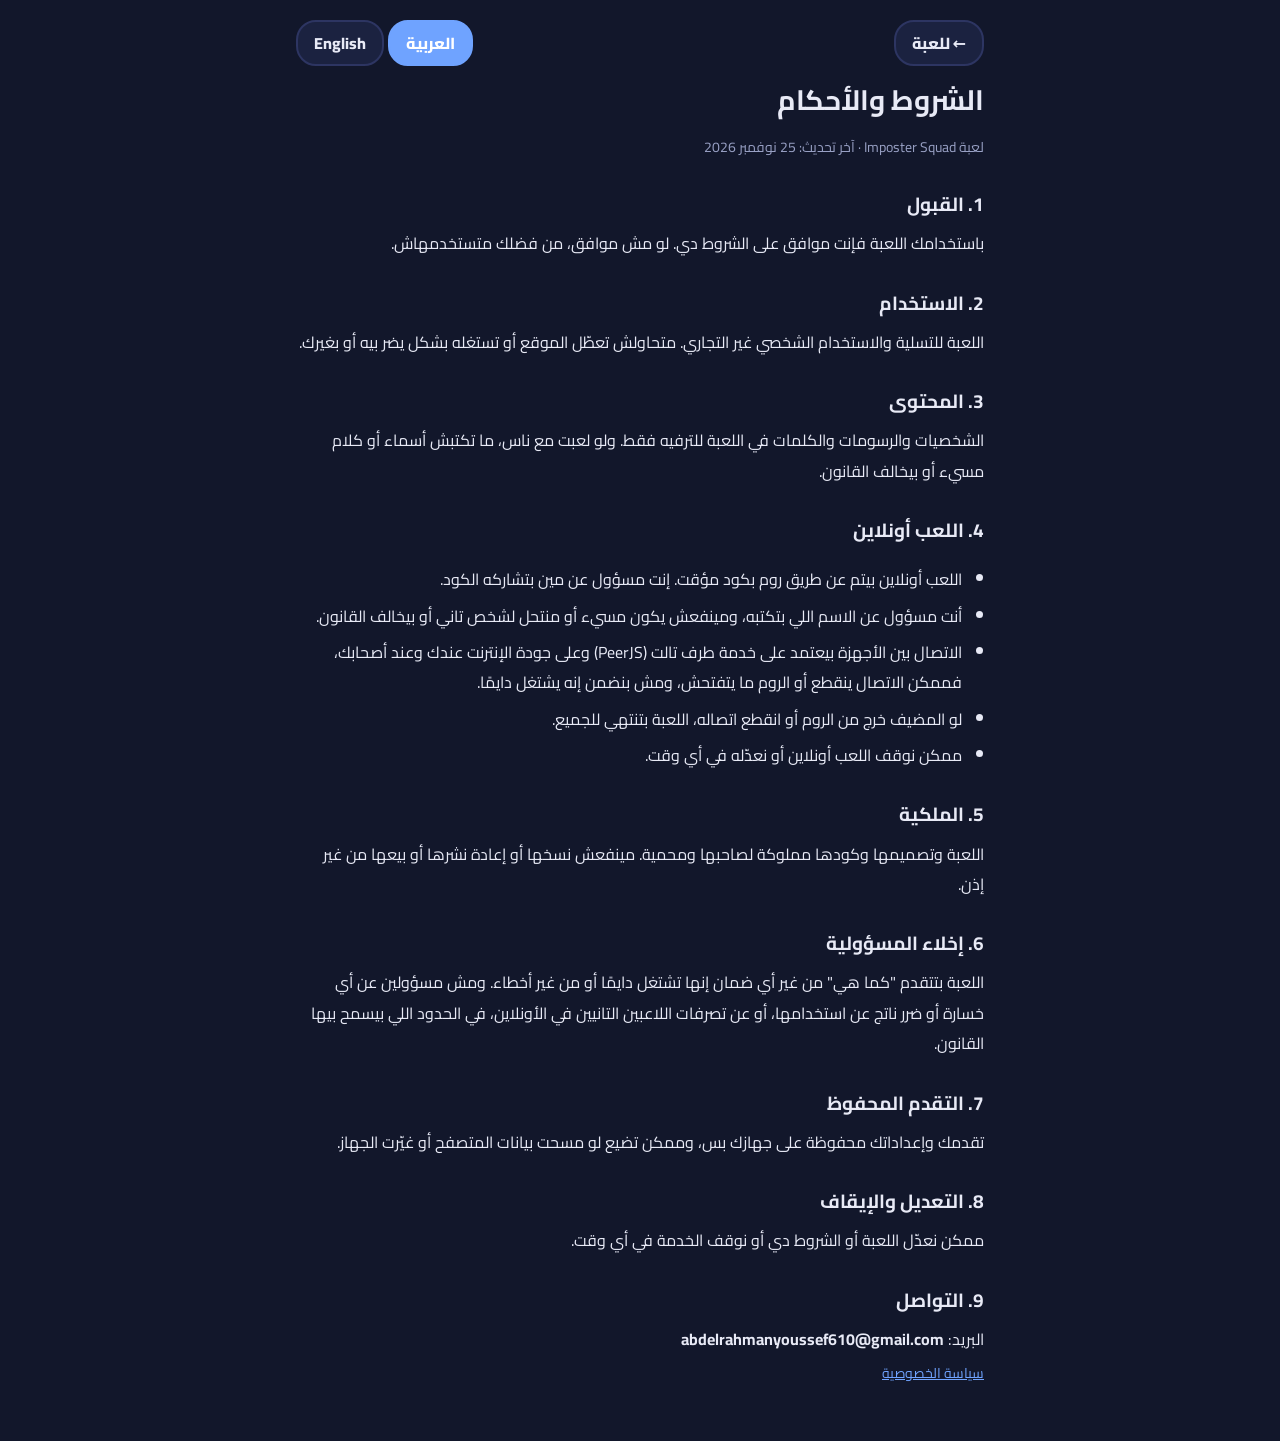
<file: terms (3).html>
<!doctype html><html data-theme="dark" lang="ar" dir="rtl"><head><meta charset="utf-8"><meta name="viewport" content="width=device-width,initial-scale=1,viewport-fit=cover">
<title>Terms of Use - Imposter Squad</title><meta name="robots" content="index,follow">
<link href="https://fonts.googleapis.com/css2?family=Cairo:wght@500;800&display=swap" rel="stylesheet">
<style>
:root{--bg:#12172B;--ink:#E8EAF6;--mute:#98A0C4;--surf:#1B2240;--line:#2D3562;--blue:#6FA3FF;color-scheme:dark}
:root[data-theme="light"]{--bg:#EEF0F7;--ink:#1F2A5A;--mute:#6B7391;--surf:#fff;--line:#D5D9EA;--blue:#2F6FDE;color-scheme:light}
*{box-sizing:border-box}
body{margin:0;background:var(--bg);color:var(--ink);font-family:'Cairo',system-ui,-apple-system,'Segoe UI',Tahoma,sans-serif;line-height:1.9;font-size:16px;padding-top:env(safe-area-inset-top,0px);padding-bottom:env(safe-area-inset-bottom,0px)}
main{max-width:720px;margin:0 auto;padding:20px max(16px,env(safe-area-inset-left,0px)) 48px}
h1{font-size:28px;margin:8px 0 2px}h2{font-size:19px;margin:26px 0 4px}
p,li{margin:6px 0}ul{padding-inline-start:22px}
.m{color:var(--mute);font-size:14px}
.top{display:flex;gap:10px;align-items:center;justify-content:space-between;flex-wrap:wrap}
a{color:var(--blue)}
.btn{font:inherit;font-weight:800;background:var(--surf);color:var(--ink);border:2px solid var(--line);border-radius:20px;padding:6px 16px;cursor:pointer;text-decoration:none}
.btn.on{background:var(--blue);border-color:var(--blue);color:#fff}
.box{background:var(--surf);border:1px solid var(--line);border-radius:16px;padding:6px 16px;margin-top:14px}
[hidden]{display:none!important}
</style></head><body><main>
<div class="top"><a class="btn" href="index.html"><span data-l="ar">← للعبة</span><span data-l="en">← Back to game</span></a><div><button class="btn" data-b="ar" onclick="setL('ar')">العربية</button> <button class="btn" data-b="en" onclick="setL('en')">English</button></div></div>
<section data-l="ar"><h1>الشروط والأحكام</h1><p class="m">لعبة Imposter Squad · آخر تحديث: 25 نوفمبر 2026</p>
<h2>1. القبول</h2><p>باستخدامك اللعبة فإنت موافق على الشروط دي. لو مش موافق، من فضلك متستخدمهاش.</p>
<h2>2. الاستخدام</h2><p>اللعبة للتسلية والاستخدام الشخصي غير التجاري. متحاولش تعطّل الموقع أو تستغله بشكل يضر بيه أو بغيرك.</p>
<h2>3. المحتوى</h2><p>الشخصيات والرسومات والكلمات في اللعبة للترفيه فقط. ولو لعبت مع ناس، ما تكتبش أسماء أو كلام مسيء أو بيخالف القانون.</p>
<h2>4. اللعب أونلاين</h2><ul>
<li>اللعب أونلاين بيتم عن طريق روم بكود مؤقت. إنت مسؤول عن مين بتشاركه الكود.</li>
<li>أنت مسؤول عن الاسم اللي بتكتبه، ومينفعش يكون مسيء أو منتحل لشخص تاني أو بيخالف القانون.</li>
<li>الاتصال بين الأجهزة بيعتمد على خدمة طرف تالت (PeerJS) وعلى جودة الإنترنت عندك وعند أصحابك، فممكن الاتصال ينقطع أو الروم ما يتفتحش، ومش بنضمن إنه يشتغل دايمًا.</li>
<li>لو المضيف خرج من الروم أو انقطع اتصاله، اللعبة بتنتهي للجميع.</li>
<li>ممكن نوقف اللعب أونلاين أو نعدّله في أي وقت.</li></ul>
<h2>5. الملكية</h2><p>اللعبة وتصميمها وكودها مملوكة لصاحبها ومحمية. مينفعش نسخها أو إعادة نشرها أو بيعها من غير إذن.</p>
<h2>6. إخلاء المسؤولية</h2><p>اللعبة بتتقدم "كما هي" من غير أي ضمان إنها تشتغل دايمًا أو من غير أخطاء. ومش مسؤولين عن أي خسارة أو ضرر ناتج عن استخدامها، أو عن تصرفات اللاعبين التانيين في الأونلاين، في الحدود اللي بيسمح بيها القانون.</p>
<h2>7. التقدم المحفوظ</h2><p>تقدمك وإعداداتك محفوظة على جهازك بس، وممكن تضيع لو مسحت بيانات المتصفح أو غيّرت الجهاز.</p>
<h2>8. التعديل والإيقاف</h2><p>ممكن نعدّل اللعبة أو الشروط دي أو نوقف الخدمة في أي وقت.</p>
<h2>9. التواصل</h2><p>البريد: <b>abdelrahmanyoussef610@gmail.com</b></p></section><section data-l="en" hidden><h1>Terms of Use</h1><p class="m">Imposter Squad · Last updated: 25 November 2026</p>
<h2>1. Acceptance</h2><p>By using the game you agree to these terms. If you do not agree, please do not use it.</p>
<h2>2. Use</h2><p>The game is for entertainment and personal, non-commercial use. Do not disrupt the site or misuse it in a way that harms it or others.</p>
<h2>3. Content</h2><p>Characters, artwork and words in the game are for fun only. When playing with others, do not enter names or text that is abusive or unlawful.</p>
<h2>4. Online play</h2><ul>
<li>Online play works through a room with a temporary code. You are responsible for who you share the code with.</li>
<li>You are responsible for the name you enter; it must not be abusive, impersonate someone else or be unlawful.</li>
<li>Connections between devices rely on a third-party service (PeerJS) and on the quality of your internet and your friends', so a connection may drop or a room may fail to open, and we do not guarantee it will always work.</li>
<li>If the host leaves the room or loses connection, the game ends for everyone.</li>
<li>We may change or stop online play at any time.</li></ul>
<h2>5. Ownership</h2><p>The game, its design and code belong to its owner and are protected. You may not copy, republish or sell them without permission.</p>
<h2>6. Disclaimer</h2><p>The game is provided "as is" with no guarantee that it will always work or be error-free. To the extent permitted by law, we are not liable for any loss or damage from using it, or for the actions of other players in online play.</p>
<h2>7. Saved progress</h2><p>Your progress and settings are saved on your device only and may be lost if you clear browser data or switch devices.</p>
<h2>8. Changes and discontinuation</h2><p>We may change the game or these terms, or stop the service, at any time.</p>
<h2>9. Contact</h2><p>Email: <b>abdelrahmanyoussef610@gmail.com</b></p></section>
<p class="m"><a href="privacy.html"><span data-l="ar">سياسة الخصوصية</span><span data-l="en">Privacy Policy</span></a></p>
</main><script>
var L='ar';try{L=localStorage.getItem('lang')==='en'?'en':'ar'}catch(e){}
try{if(localStorage.getItem('theme')==='light')document.documentElement.setAttribute('data-theme','light')}catch(e){}
function setL(l){L=l;document.documentElement.lang=l;document.documentElement.dir=l==='en'?'ltr':'rtl';
document.querySelectorAll('[data-l]').forEach(function(e){e.hidden=e.getAttribute('data-l')!==l});
document.querySelectorAll('.btn[data-b]').forEach(function(b){b.classList.toggle('on',b.getAttribute('data-b')===l)})}
setL(L);
</script></body></html>
</file>
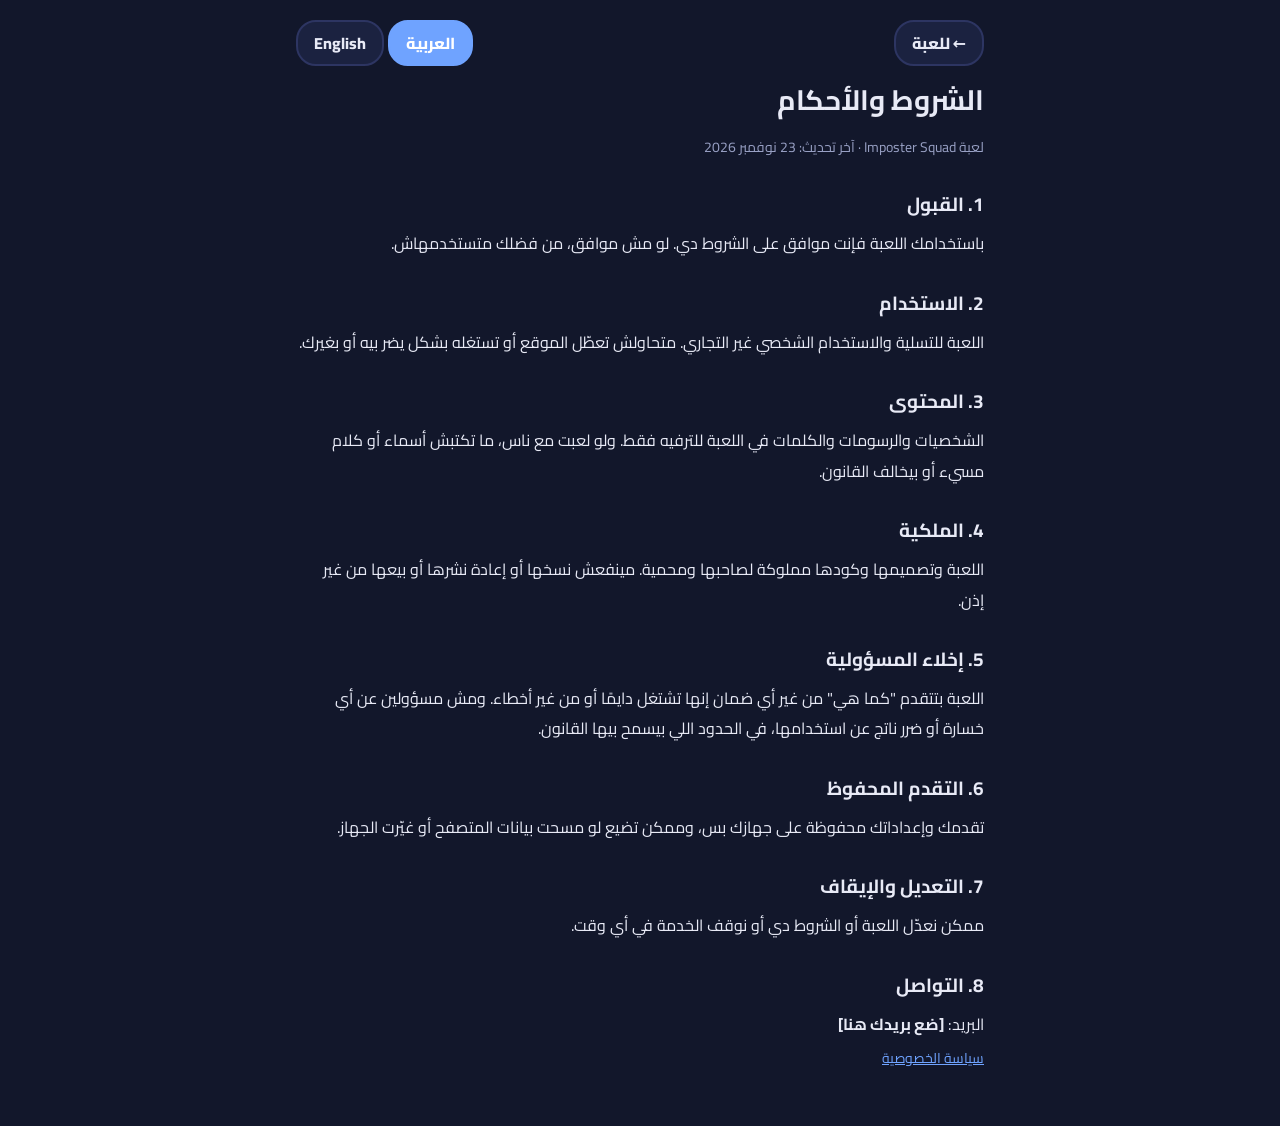
<file: terms.html>
<!doctype html><html data-theme="dark" lang="ar" dir="rtl"><head><meta charset="utf-8"><meta name="viewport" content="width=device-width,initial-scale=1,viewport-fit=cover">
<title>Terms of Use - Imposter Squad</title><meta name="robots" content="index,follow">
<link href="https://fonts.googleapis.com/css2?family=Cairo:wght@500;800&display=swap" rel="stylesheet">
<style>
:root{--bg:#12172B;--ink:#E8EAF6;--mute:#98A0C4;--surf:#1B2240;--line:#2D3562;--blue:#6FA3FF;color-scheme:dark}
:root[data-theme="light"]{--bg:#EEF0F7;--ink:#1F2A5A;--mute:#6B7391;--surf:#fff;--line:#D5D9EA;--blue:#2F6FDE;color-scheme:light}
*{box-sizing:border-box}
body{margin:0;background:var(--bg);color:var(--ink);font-family:'Cairo',system-ui,-apple-system,'Segoe UI',Tahoma,sans-serif;line-height:1.9;font-size:16px;padding-top:env(safe-area-inset-top,0px);padding-bottom:env(safe-area-inset-bottom,0px)}
main{max-width:720px;margin:0 auto;padding:20px max(16px,env(safe-area-inset-left,0px)) 48px}
h1{font-size:28px;margin:8px 0 2px}h2{font-size:19px;margin:26px 0 4px}
p,li{margin:6px 0}ul{padding-inline-start:22px}
.m{color:var(--mute);font-size:14px}
.top{display:flex;gap:10px;align-items:center;justify-content:space-between;flex-wrap:wrap}
a{color:var(--blue)}
.btn{font:inherit;font-weight:800;background:var(--surf);color:var(--ink);border:2px solid var(--line);border-radius:20px;padding:6px 16px;cursor:pointer;text-decoration:none}
.btn.on{background:var(--blue);border-color:var(--blue);color:#fff}
.box{background:var(--surf);border:1px solid var(--line);border-radius:16px;padding:6px 16px;margin-top:14px}
[hidden]{display:none!important}
</style></head><body><main>
<div class="top"><a class="btn" href="index.html"><span data-l="ar">← للعبة</span><span data-l="en">← Back to game</span></a><div><button class="btn" data-b="ar" onclick="setL('ar')">العربية</button> <button class="btn" data-b="en" onclick="setL('en')">English</button></div></div>
<section data-l="ar"><h1>الشروط والأحكام</h1><p class="m">لعبة Imposter Squad · آخر تحديث: 23 نوفمبر 2026</p>
<h2>1. القبول</h2><p>باستخدامك اللعبة فإنت موافق على الشروط دي. لو مش موافق، من فضلك متستخدمهاش.</p>
<h2>2. الاستخدام</h2><p>اللعبة للتسلية والاستخدام الشخصي غير التجاري. متحاولش تعطّل الموقع أو تستغله بشكل يضر بيه أو بغيرك.</p>
<h2>3. المحتوى</h2><p>الشخصيات والرسومات والكلمات في اللعبة للترفيه فقط. ولو لعبت مع ناس، ما تكتبش أسماء أو كلام مسيء أو بيخالف القانون.</p>
<h2>4. الملكية</h2><p>اللعبة وتصميمها وكودها مملوكة لصاحبها ومحمية. مينفعش نسخها أو إعادة نشرها أو بيعها من غير إذن.</p>
<h2>5. إخلاء المسؤولية</h2><p>اللعبة بتتقدم "كما هي" من غير أي ضمان إنها تشتغل دايمًا أو من غير أخطاء. ومش مسؤولين عن أي خسارة أو ضرر ناتج عن استخدامها، في الحدود اللي بيسمح بيها القانون.</p>
<h2>6. التقدم المحفوظ</h2><p>تقدمك وإعداداتك محفوظة على جهازك بس، وممكن تضيع لو مسحت بيانات المتصفح أو غيّرت الجهاز.</p>
<h2>7. التعديل والإيقاف</h2><p>ممكن نعدّل اللعبة أو الشروط دي أو نوقف الخدمة في أي وقت.</p>
<h2>8. التواصل</h2><p>البريد: <b>[ضع بريدك هنا]</b></p></section><section data-l="en" hidden><h1>Terms of Use</h1><p class="m">Imposter Squad · Last updated: 23 November 2026</p>
<h2>1. Acceptance</h2><p>By using the game you agree to these terms. If you do not agree, please do not use it.</p>
<h2>2. Use</h2><p>The game is for entertainment and personal, non-commercial use. Do not disrupt the site or misuse it in a way that harms it or others.</p>
<h2>3. Content</h2><p>Characters, artwork and words in the game are for fun only. When playing with others, do not enter names or text that is abusive or unlawful.</p>
<h2>4. Ownership</h2><p>The game, its design and code belong to its owner and are protected. You may not copy, republish or sell them without permission.</p>
<h2>5. Disclaimer</h2><p>The game is provided "as is" with no guarantee that it will always work or be error-free. To the extent permitted by law, we are not liable for any loss or damage from using it.</p>
<h2>6. Saved progress</h2><p>Your progress and settings are saved on your device only and may be lost if you clear browser data or switch devices.</p>
<h2>7. Changes and discontinuation</h2><p>We may change the game or these terms, or stop the service, at any time.</p>
<h2>8. Contact</h2><p>Email: <b>[put your email here]</b></p></section>
<p class="m"><a href="privacy.html"><span data-l="ar">سياسة الخصوصية</span><span data-l="en">Privacy Policy</span></a></p>
</main><script>
var L='ar';try{L=localStorage.getItem('lang')==='en'?'en':'ar'}catch(e){}
try{if(localStorage.getItem('theme')==='light')document.documentElement.setAttribute('data-theme','light')}catch(e){}
function setL(l){L=l;document.documentElement.lang=l;document.documentElement.dir=l==='en'?'ltr':'rtl';
document.querySelectorAll('[data-l]').forEach(function(e){e.hidden=e.getAttribute('data-l')!==l});
document.querySelectorAll('.btn[data-b]').forEach(function(b){b.classList.toggle('on',b.getAttribute('data-b')===l)})}
setL(L);
</script></body></html>
</file>
<file: style.css>
:root{color-scheme:dark;box-sizing:border-box;padding-top:env(safe-area-inset-top,0px);padding-bottom:env(safe-area-inset-bottom,0px)}html{scroll-padding-top:env(safe-area-inset-top,0px)}body{margin:0;padding:0;font:14px -apple-system,BlinkMacSystemFont,sans-serif;background:#12172B;color:#E8EAF6}img{max-width:100%}[hidden]:not([hidden=until-found i]){display:none!important}

:root{--bg:#EEF0F7;--ink:#1F2A5A;--mute:#6B7391;--surf:#fff;--line:#D5D9EA;--red:#D8432B;--green:#2E9E4F;--blue:#2F6FDE;--navy:#1F2A5A;color-scheme:light}
@media (prefers-color-scheme:dark){:root:not([data-theme="light"]){--bg:#12172B;--ink:#E8EAF6;--mute:#98A0C4;--surf:#1B2240;--line:#2D3562;--navy:#2A3566;color-scheme:dark}}
:root[data-theme="dark"]{--bg:#12172B;--ink:#E8EAF6;--mute:#98A0C4;--surf:#1B2240;--line:#2D3562;--navy:#2A3566;color-scheme:dark}
*{box-sizing:border-box}
html,body{margin:0}
body{background:var(--bg);color:var(--ink);font-family:'Cairo',system-ui,-apple-system,'Segoe UI',Tahoma,sans-serif;font-weight:500;min-height:100vh}
#app{max-width:440px;margin:0 auto;padding-block:24px 40px;padding-left:max(16px,env(safe-area-inset-left,0px));padding-right:max(16px,env(safe-area-inset-right,0px));display:flex;flex-direction:column;align-items:center;gap:14px;text-align:center}
h1{font-size:28px;font-weight:800;margin:0}
h2{font-size:22px;font-weight:800;margin:0}
p{margin:0}
.m{color:var(--mute);font-size:14px}.s{font-size:12px}
.e{color:var(--red);font-size:14px}
.big{font-size:38px}
.b{font:inherit;font-weight:800;font-size:17px;border:0;border-radius:14px;padding:12px 28px;background:var(--surf);color:var(--ink);box-shadow:inset 0 0 0 2px var(--line);cursor:pointer}
.b.g{background:var(--green);color:#fff;box-shadow:none}
.b.bl{background:var(--blue);color:#fff;box-shadow:none}
.b:active{transform:scale(.97)}
.t{font:inherit;font-size:15px;background:none;border:0;color:var(--blue);padding:6px 10px;cursor:pointer}
:focus-visible{outline:3px solid var(--blue);outline-offset:2px}
.wrap{display:flex;flex-wrap:wrap;gap:10px;justify-content:center}
.row{display:flex;justify-content:space-between;align-items:center;width:100%;max-width:340px;background:var(--surf);border-radius:12px;padding:6px 16px;font-size:18px}
.card{width:100%;border-radius:18px;padding:36px 16px;font-size:36px;font-weight:800;color:#fff;background:var(--navy)}
.card.r{background:var(--red)}
.chip{border-radius:26px;padding:8px 26px;font-size:28px;font-weight:800;color:#fff}
input[type=text]{font:inherit;font-size:18px;text-align:center;width:100%;max-width:320px;padding:12px;border-radius:12px;border:2px solid var(--line);background:var(--surf);color:var(--ink)}
.home{border:2px solid var(--red);border-radius:20px;padding:30px 40px;cursor:pointer;background:none;color:inherit;font:inherit}
.home .em{width:200px;margin:0 auto 6px}.em svg{width:100%;height:auto;display:block}
.sw{display:flex;gap:8px;align-items:center;font-size:15px}
.sc{display:flex;gap:30px;justify-content:space-between;width:100%;max-width:260px;font-size:20px;font-weight:800}
.sc span:last-child{color:var(--red)}
.games{display:flex;flex-direction:column;gap:16px;align-items:center;width:100%}
.games .home{width:100%;max-width:340px;padding:22px 16px}
.games .em{width:210px;margin:0 auto 6px}
.dots{display:flex;flex-direction:column;align-items:center;line-height:1;padding:10px 26px;gap:4px;font-size:16px}
.dots i{font-style:normal;font-size:26px;letter-spacing:4px;color:var(--mute)}
.chip2{font:inherit;font-weight:800;font-size:18px;border-radius:24px;padding:10px 24px;background:var(--surf);color:var(--ink);border:2px solid var(--line);cursor:pointer}
.chip2.on{background:var(--blue);border-color:var(--blue);color:#fff}
.up{align-self:flex-start;font:inherit;font-size:26px;line-height:1;width:46px;height:46px;border-radius:50%;border:2px solid var(--line);background:var(--surf);color:var(--ink);cursor:pointer}
.qcard{width:100%;border-radius:18px;padding:34px 16px;font-size:28px;font-weight:800;background:var(--navy);color:#fff}
.bomb{width:150px}.bomb svg,.boomfig svg{width:100%;height:auto;display:block}.boomfig{width:210px}
@media (prefers-reduced-motion:no-preference){.bomb{animation:tick 1s steps(2,end) infinite}}
@keyframes tick{50%{transform:scale(1.06) rotate(-3deg)}}

.ohd{position:relative;overflow:hidden;width:100%;border-radius:24px;padding:14px 14px 70px;background:radial-gradient(circle at 80% 0,#FFC15E 0,transparent 55%),linear-gradient(160deg,#F7A12B,#EF6A1C);color:#fff;box-shadow:inset 0 -6px 0 rgba(0,0,0,.12)}
.otitle{direction:ltr;unicode-bidi:isolate;text-align:center;position:relative;font-size:54px;font-weight:800;letter-spacing:2px;color:#fff;-webkit-text-stroke:7px #7A3A0A;paint-order:stroke fill;text-shadow:0 4px 0 rgba(60,30,0,.35);line-height:1.1}
.ohd .dc{position:absolute;width:62px;height:88px;border-radius:11px;background:#fff;opacity:.3;font-weight:800;font-size:20px;color:#EF6A1C;display:flex;align-items:center;justify-content:center}
.ohd .dc.a{left:-6px;top:22px;transform:rotate(-16deg)}.ohd .dc.b{right:54px;top:-30px;transform:rotate(14deg)}.ohd .dc.c{left:62px;bottom:-34px;transform:rotate(10deg)}
@media (prefers-reduced-motion:no-preference){.ohd .dc{animation:ofl 4s ease-in-out infinite}.ohd .dc.b{animation-delay:-1.3s}.ohd .dc.c{animation-delay:-2.4s}}
@keyframes ofl{50%{translate:0 -6px}}
.ib{font:inherit;font-size:20px;width:42px;height:42px;border-radius:50%;border:0;background:#fff;cursor:pointer;box-shadow:0 3px 0 rgba(0,0,0,.18)}
.pnl{width:100%;background:var(--surf);border-radius:22px;padding:14px 12px;display:flex;flex-direction:column;gap:10px;align-items:center;box-shadow:0 2px 0 var(--line)}
.ob{font:inherit;width:100%;max-width:340px;display:flex;align-items:center;gap:14px;border:0;border-radius:18px;padding:12px 18px;background:linear-gradient(180deg,#3C93F0,#2468C8);color:#fff;cursor:pointer;box-shadow:0 5px 0 #1A4E9B;text-align:start}
.ob.gr{background:linear-gradient(180deg,#7C8EA6,#5C6E86);width:auto;padding:8px 22px;box-shadow:0 4px 0 #43536A}
.ob i{font-style:normal;font-size:30px;font-weight:800;width:40px;text-align:center;display:flex;justify-content:center}
.ob span{display:flex;flex-direction:column;line-height:1.15}.ob small{font-size:13px;font-weight:800;color:#BFE3FF}.ob b{font-size:24px;font-weight:800}.ob.gr b{font-size:17px}
.ob:active{transform:translateY(3px);box-shadow:0 2px 0 #1A4E9B}
.og{width:100%;border-radius:26px;padding:12px 10px;background-color:var(--oc,#2F8DE4);background-image:linear-gradient(180deg,rgba(255,255,255,.32),rgba(255,255,255,0) 55%);transition:background-color .4s;box-shadow:inset 0 -6px 0 rgba(0,0,0,.14)}
.ogh{display:flex;justify-content:space-between;align-items:center;gap:8px;margin-bottom:8px;padding:0 4px}
.ogh b{font-size:24px;font-weight:800;text-shadow:0 2px 0 rgba(0,0,0,.22)}
.xb{font:inherit;font-weight:800;font-size:13px;border:0;border-radius:999px;padding:8px 16px;background:#fff;color:#1F2A5A;cursor:pointer;box-shadow:0 3px 0 rgba(0,0,0,.2)}
.oc{border-radius:999px;padding:3px 10px;font-size:12px;font-weight:800}
.omsg{margin:8px 0 2px;min-height:22px;text-align:center;font-size:15px;font-weight:800;text-shadow:0 1px 0 rgba(0,0,0,.2)}
.games .g2{display:grid;grid-template-columns:repeat(3,1fr);gap:8px;width:100%;max-width:400px}.games .g2 .home{display:flex;flex-direction:column;justify-content:center;width:auto;max-width:none;padding:12px 4px;min-width:0;border-radius:16px}.games .g2 .em{width:100%}.games .g2 h1{font-size:14px;line-height:1.3}.qcard.gq{background:linear-gradient(160deg,#8B5CF6,#4F2FC4);font-size:34px;padding:42px 12px}
.games>.home:first-child .em{width:170px}
.gwb{width:100%;border-radius:22px;padding:10px;color:#fff;display:flex;flex-direction:column;gap:8px;box-shadow:inset 0 -5px 0 rgba(0,0,0,.14)}
.gwh{display:flex;justify-content:space-between;align-items:center;gap:8px}.gwh b{font-size:20px;font-weight:800;text-shadow:0 2px 0 rgba(0,0,0,.2)}
.gwme{display:flex;align-items:center;gap:6px;font-size:12px;font-weight:800;background:rgba(0,0,0,.22);border-radius:999px;padding:2px 10px 2px 3px}.gwmf{width:26px;height:28px;border-radius:50%;overflow:hidden;display:block;background:#fff}.gwmf svg{width:100%;height:100%;display:block}
.gwg{display:grid;grid-template-columns:repeat(5,1fr);gap:5px;width:100%;perspective:900px}
.gwg.mini{width:210px;gap:3px;margin:0 auto}.gwg.mini .gwt{pointer-events:none}.gwg.mini .f span{font-size:6px}
.gwt{position:relative;aspect-ratio:.82;border:0;padding:0;background:none;cursor:pointer;border-radius:9px;font:inherit;display:block}
.gwt .in{position:absolute;inset:0;transform-style:preserve-3d;transition:transform .3s}
.gwt.off .in{transform:rotateY(180deg)}
.gwt .f,.gwt .b{position:absolute;inset:0;backface-visibility:hidden;-webkit-backface-visibility:hidden;border-radius:9px;overflow:hidden}
.gwt .f svg{width:100%;height:100%;display:block}
.gwt .f span{position:absolute;left:0;right:0;bottom:0;background:rgba(31,42,90,.9);color:#fff;font-size:10px;font-weight:800;line-height:1.5;padding:0 1px;white-space:nowrap;overflow:hidden}
.gwt .b{transform:rotateY(180deg);background:#5B4636;display:flex;align-items:center;justify-content:center;color:rgba(255,255,255,.3);font-size:22px;font-weight:800}
.gwt.sel .f{outline:4px solid #FFD54A;outline-offset:-4px}
.gwg .gwt.gs:not(.off) .f{outline:2px dashed rgba(255,255,255,.9);outline-offset:-3px}
.gwt.big{width:118px;aspect-ratio:.82}.gwt.big .f span{font-size:13px}
.gwqb{background:#fff;color:#1F2A5A;border-radius:12px;padding:8px 10px;font-weight:800;font-size:14px;display:flex;flex-direction:column;gap:2px;align-items:center}
.gwqb b.y{color:#2E9E4F;font-size:16px}.gwqb b.n{color:#D8432B;font-size:16px}
.gwsh{display:flex;flex-wrap:wrap;gap:6px;justify-content:center;background:rgba(255,255,255,.92);border-radius:14px;padding:8px}
.gwsh .chip2{font-size:13px;padding:6px 12px}
.gwgs{display:flex;gap:16px;justify-content:center;align-items:flex-start;width:100%}.gwgs>div{display:flex;flex-direction:column;align-items:center;gap:4px}.gwgs small{font-weight:800;font-size:13px;color:var(--mute)}
.gwhow{display:flex;flex-direction:column;align-items:center;gap:6px;padding:12px;border-radius:14px;background:#D98E73;min-height:260px;justify-content:center;width:100%;color:#fff}
.dotsr{display:flex;gap:8px}.dotsr i{width:14px;height:14px;border-radius:50%;background:var(--line)}.dotsr i.on{background:#19B0F0}
.b:disabled{opacity:.4;cursor:default}
.osv{filter:drop-shadow(0 6px 8px rgba(0,0,0,.28))}
.pw{transition-property:transform;transition-duration:.22s;transition-timing-function:cubic-bezier(.4,0,.2,1);pointer-events:none}
.pw.clk{pointer-events:auto;cursor:pointer}
.pw.clk .ph,.pw.last .pl{opacity:1}
.pw.sel .pb{stroke:#FFD54A;stroke-width:3}
.pin{transform-box:fill-box;transform-origin:center bottom}
.ph,.dback,.dface{transform-box:fill-box;transform-origin:center}
.pw.hop .pin{animation:ohop var(--hd,.2s) ease-out}
@keyframes ohop{45%{transform:translateY(-9px) scale(1.15)}}
.pw.pop .pin{animation:opop .5s ease-out}
@keyframes opop{40%{transform:scale(1.5)}}
.pw.shake .pin{animation:oshk .3s linear}
@keyframes oshk{25%{transform:translateX(-3px)}75%{transform:translateX(3px)}}
.dk.clk{cursor:pointer}.pw.clk .ph{stroke:#FFD54A;stroke-width:3.5;fill:#FFD54A;fill-opacity:.35}.gh{transform-box:fill-box;transform-origin:center}
@media (prefers-color-scheme:dark){:root:not([data-theme="light"]) .t{color:#7FA8FF}:root:not([data-theme="light"]) input[type=checkbox]{accent-color:#2F6FDE}}
:root[data-theme="dark"] .t{color:#7FA8FF}:root[data-theme="dark"] input[type=checkbox]{accent-color:#2F6FDE}@media (prefers-reduced-motion:no-preference){.gh{animation:ogp 1s ease-in-out infinite}}@keyframes ogp{50%{transform:scale(1.2);fill-opacity:.5}}
.dface{animation:oflip .35s ease-out}
@keyframes oflip{from{transform:scaleX(0)}}
.qcard.in{animation:oin .35s ease-out}
@keyframes oin{from{transform:scale(.85);opacity:0}}
.big.bn{display:inline-block}
@media (prefers-reduced-motion:no-preference){
  .pw.clk .ph{animation:ospin 6s linear infinite}
  .dk.clk .dback{animation:odp 1.2s ease-in-out infinite}
  .big.bn{animation:obn 1s ease-in-out infinite}
}
@keyframes ospin{to{transform:rotate(360deg)}}
@keyframes odp{50%{transform:scale(1.07)}}
@keyframes obn{50%{transform:translateY(-8px) rotate(6deg)}}
@media (prefers-reduced-motion:reduce){.pw{transition-duration:.01s!important}.pw .pin,.dface,.qcard.in{animation:none!important}}

#splash{position:fixed;inset:0;z-index:100;display:flex;flex-direction:column;align-items:center;justify-content:center;gap:10px;background:var(--bg);color:var(--ink);transition:opacity .5s ease,transform .5s ease;cursor:pointer}
#splash.out{opacity:0;transform:scale(1.06);pointer-events:none}
#splash .sp-em{width:190px}#splash .sp-em svg{width:100%;height:auto;display:block}
#splash .sp-t{font-size:34px;font-weight:800;direction:ltr}
#splash .sp-d{display:flex;gap:8px;margin-top:6px}#splash .sp-d i{width:10px;height:10px;border-radius:50%;background:var(--red)}
@media (prefers-reduced-motion:no-preference){
#splash .sp-em{animation:spIn .8s cubic-bezier(.2,1.4,.4,1) both}
#splash .sp-t{animation:spUp .6s .35s ease-out both}
#splash .sp-d i{animation:spDot 1s ease-in-out infinite}#splash .sp-d i:nth-child(2){animation-delay:.15s}#splash .sp-d i:nth-child(3){animation-delay:.3s}
.games>.home,.games .g2 .home{animation:hin .55s cubic-bezier(.2,1.2,.4,1) both}
.games>.home:first-child{animation-delay:.05s}.games .g2 .home:nth-child(1){animation-delay:.15s}.games .g2 .home:nth-child(2){animation-delay:.25s}.games .g2 .home:nth-child(3){animation-delay:.35s}
}
@keyframes spIn{from{transform:scale(.2) rotate(-14deg);opacity:0}to{transform:none;opacity:1}}
@keyframes spUp{from{transform:translateY(24px);opacity:0}to{transform:none;opacity:1}}
@keyframes spDot{50%{transform:translateY(-8px);opacity:.5}}
@keyframes hin{from{transform:translateY(26px) scale(.94);opacity:0}to{transform:none;opacity:1}}
.soc{display:flex;gap:12px;justify-content:center;flex-wrap:wrap;width:100%}
.soc a{display:flex;align-items:center;gap:8px;text-decoration:none;font-weight:800;font-size:16px;padding:8px 18px 8px 10px;border-radius:26px;background:var(--surf);color:var(--ink);box-shadow:inset 0 0 0 2px var(--line)}
.soc svg{width:30px;height:30px;display:block;flex:none}
.stk{background:var(--surf);border-radius:999px;padding:6px 16px;font-size:14px;font-weight:800;box-shadow:inset 0 0 0 2px var(--line);color:var(--ink)}.stk b{color:var(--red)}
.srow{width:100%;background:var(--surf);border-radius:16px;padding:12px;display:flex;flex-direction:column;gap:8px;box-shadow:0 2px 0 var(--line)}
html.q-low *,html.q-low *::before,html.q-low *::after{box-shadow:none!important;text-shadow:none!important;filter:none!important}
html.q-low [filter]{filter:none!important}
html.q-mid *{text-shadow:none!important}html.q-mid .osv,html.q-mid [filter]{filter:none!important}
html.a-off *,html.a-off *::before,html.a-off *::after{animation:none!important;transition-duration:.01s!important}
html.a-lite .ohd .dc,html.a-lite .bomb,html.a-lite .big.bn,html.a-lite .pw.clk .ph,html.a-lite .dk.clk .dback,html.a-lite .gh,html.a-lite .games .home,html.a-lite #splash *{animation:none!important}
.lang{direction:ltr;width:100%;display:flex;align-items:center;gap:8px}.lang::after{content:'';width:52px;flex:none}.lang .lg{flex:1;min-width:0;display:flex;gap:8px;justify-content:center;flex-wrap:wrap}.lang .chip2{font-size:14px;padding:6px 16px}
.lvg{display:grid;grid-template-columns:repeat(5,1fr);gap:8px;width:100%;max-width:360px}
.lv{font:inherit;font-weight:800;font-size:18px;aspect-ratio:1;border-radius:14px;border:2px solid var(--line);background:var(--surf);color:var(--ink);cursor:pointer;display:flex;flex-direction:column;align-items:center;justify-content:center;line-height:1.15;padding:0}
.lv small{font-size:12px;font-weight:500}
.lv.done{background:var(--green);border-color:var(--green);color:#fff}
.lv.cur{background:var(--blue);border-color:var(--blue);color:#fff;box-shadow:0 0 0 3px rgba(47,111,222,.3)}
.lv.boss{border-color:var(--red)}
.lv.boss.lock,.lv.boss.cur{background:rgba(216,67,43,.14);color:var(--red);box-shadow:none}
.lv.boss.cur{box-shadow:0 0 0 3px rgba(216,67,43,.3)}
.lv.lock{opacity:.5;cursor:not-allowed}
</file>
